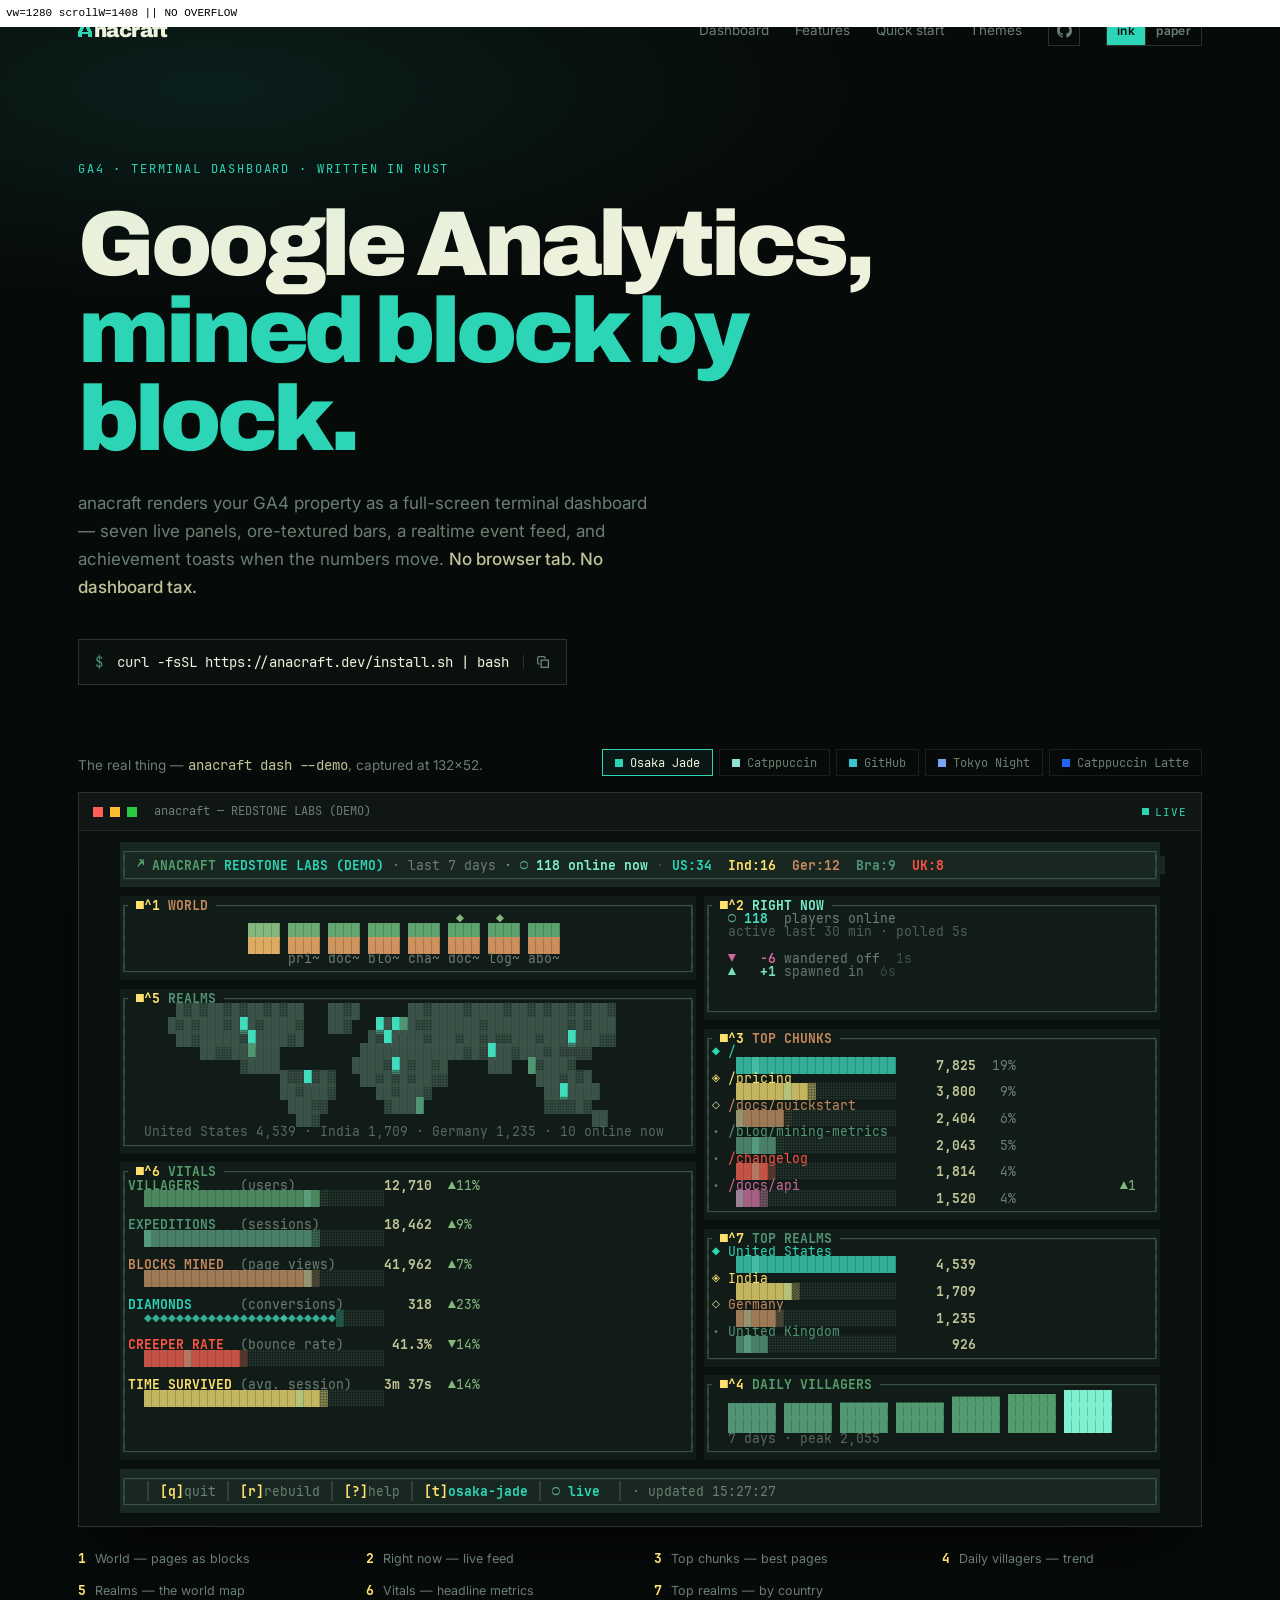
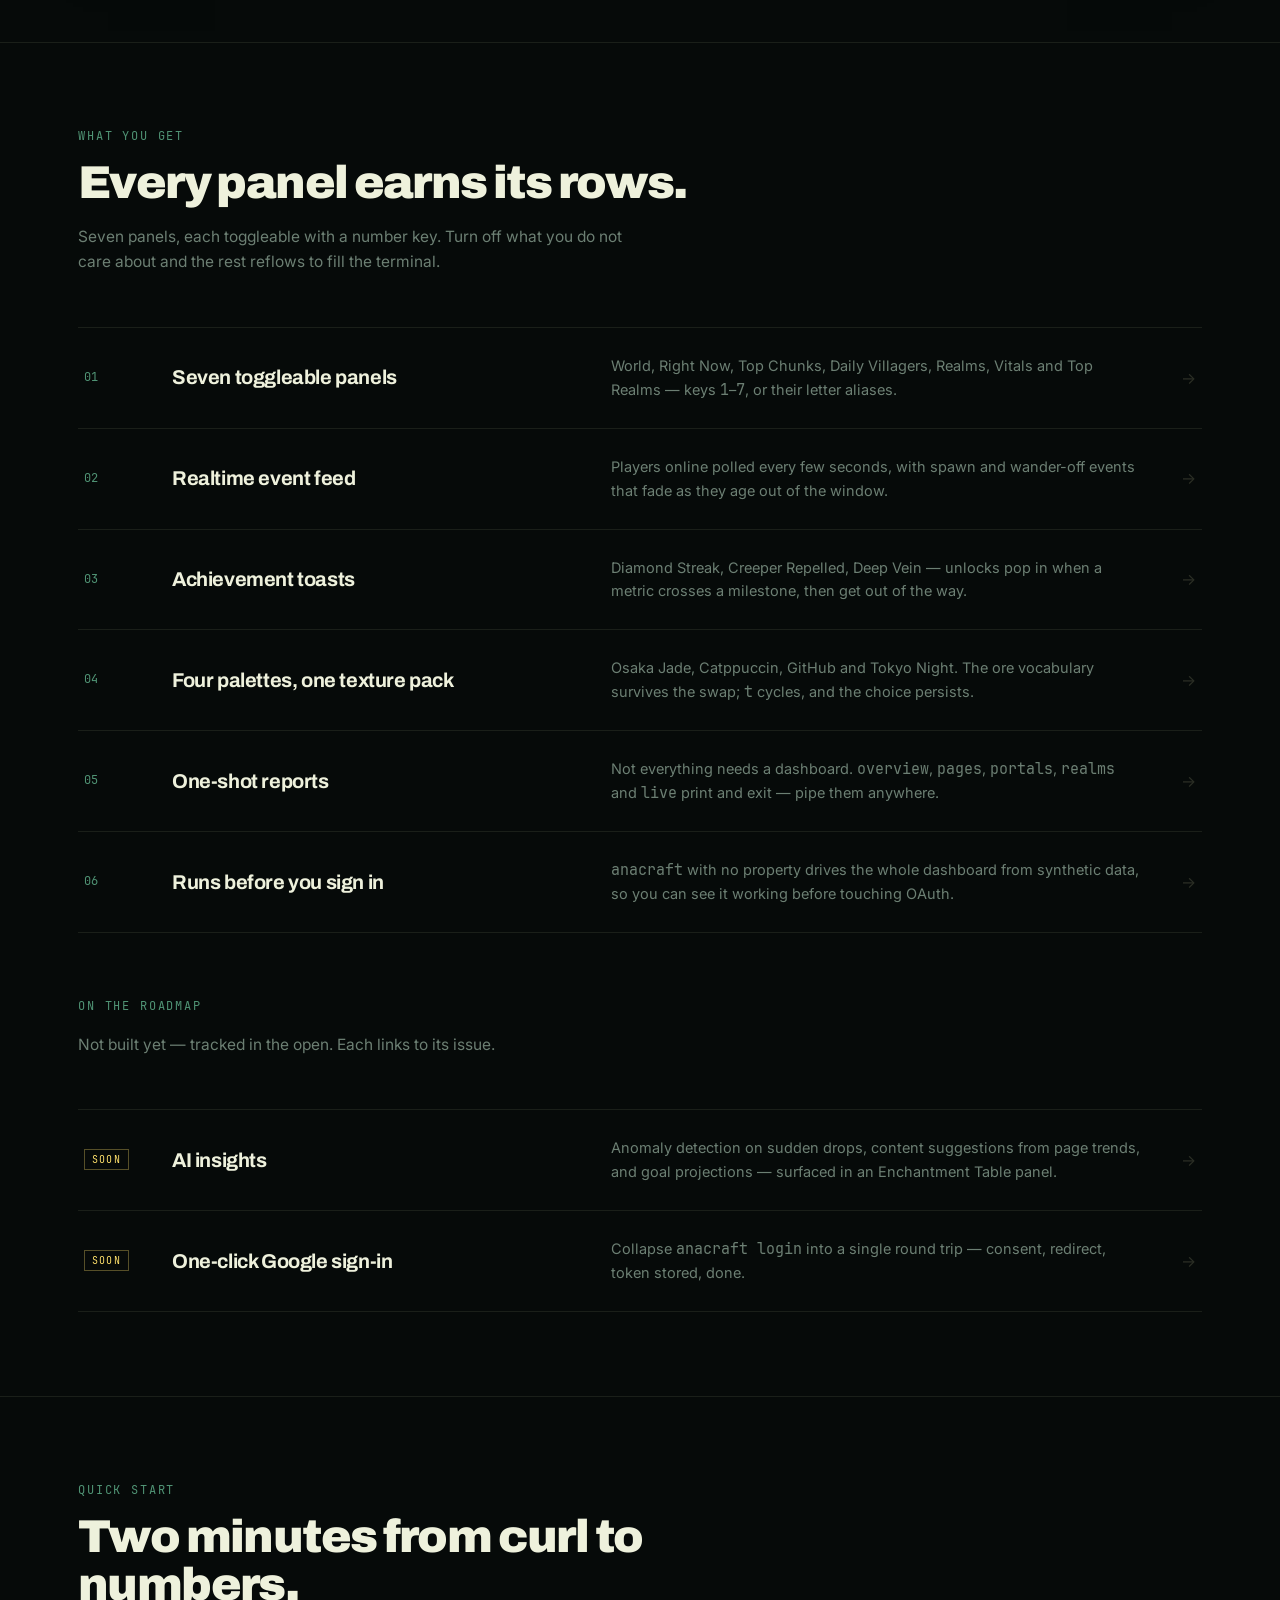
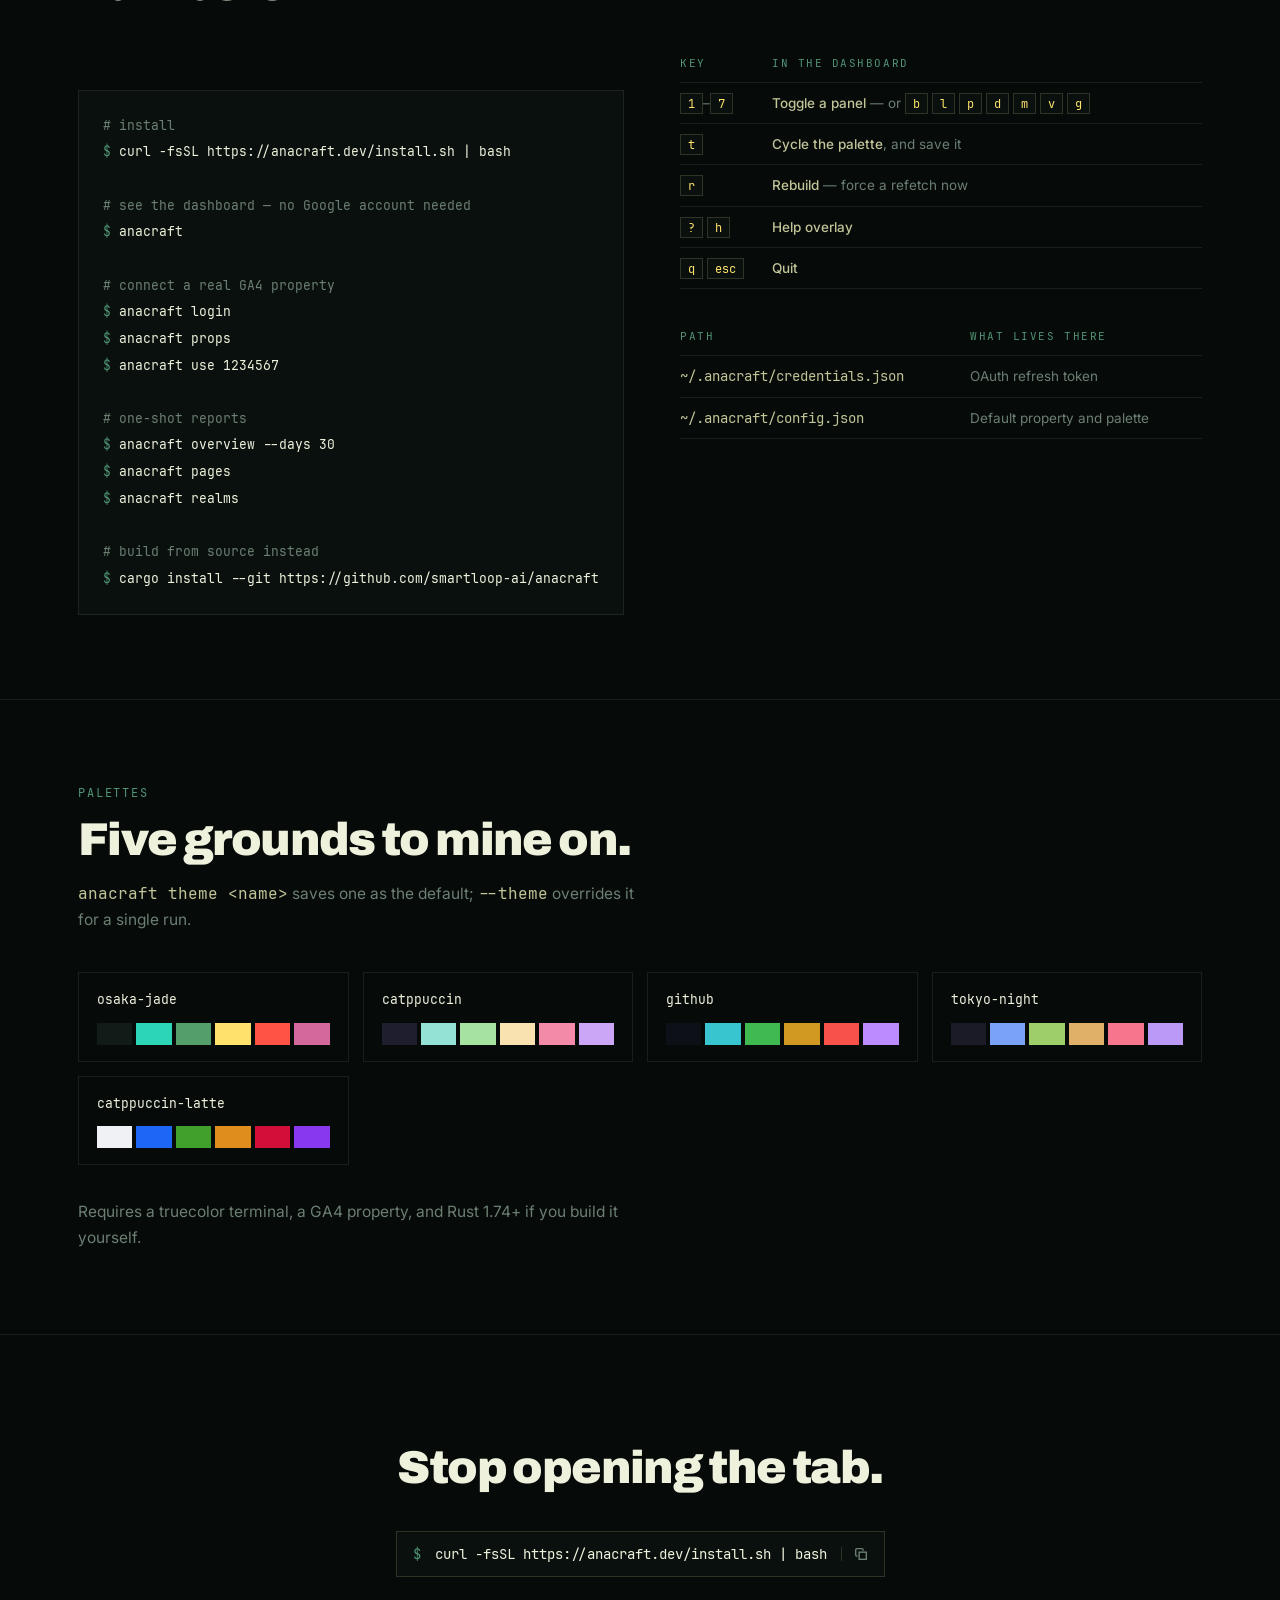
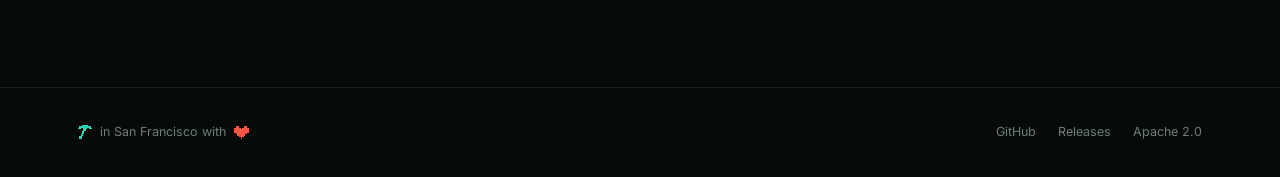
<file: docs/_of.html>
<!DOCTYPE html>
<html lang="en">
<head>
<meta charset="UTF-8">
<meta name="viewport" content="width=device-width, initial-scale=1.0">
<title>anacraft — Google Analytics, mined block by block</title>
<meta name="description" content="A terminal dashboard for Google Analytics 4. Seven live panels, five palettes, achievement toasts — GA4 without a browser tab.">
<link rel="canonical" href="https://anacraft.dev/">
<meta property="og:type" content="website">
<meta property="og:url" content="https://anacraft.dev/">
<meta property="og:title" content="anacraft — Google Analytics, mined block by block">
<meta property="og:description" content="A terminal dashboard for Google Analytics 4. Seven live panels, five palettes, achievement toasts — GA4 without a browser tab.">
<meta property="og:image" content="https://anacraft.dev/dash.png">
<meta name="twitter:card" content="summary_large_image">
<meta name="twitter:image" content="https://anacraft.dev/dash.png">
<link rel="icon" type="image/svg+xml" href="favicon.svg?v=2dd77504">
<link rel="preconnect" href="https://fonts.googleapis.com">
<link rel="preconnect" href="https://fonts.gstatic.com" crossorigin>
<link href="https://fonts.googleapis.com/css2?family=Archivo:wght@500;700;900&family=Inter:wght@400;500;600&display=swap" rel="stylesheet">
<style>
  /* JetBrains Mono is self-hosted rather than pulled from Google Fonts, whose
     subsets stop before U+2500 and so carry none of the box, block or shape
     glyphs the dashboard is drawn with. Those fell back to another face at
     1.003x the advance, and over a 130-cell row that drift pulled the borders
     off their corners. The full font has all of them at exactly 0.6em.
     font-display:block, because a character grid briefly invisible beats a
     character grid briefly misaligned. */
  @font-face {
    font-family: 'JetBrains Mono'; font-style: normal; font-weight: 400;
    font-display: block; src: url('fonts/JetBrainsMono-Regular.woff2') format('woff2');
  }
  @font-face {
    font-family: 'JetBrains Mono'; font-style: normal; font-weight: 700;
    font-display: block; src: url('fonts/JetBrainsMono-Bold.woff2') format('woff2');
  }
  :root {
    --ground: #060a09;
    --ink: #09100d;
    --panel: #0d1512;
    --line: rgba(193,196,151,.11);
    --line-2: rgba(193,196,151,.20);
    --fg: #c1c497;
    --white: #eef1dc;
    --dim: #6c7f73;
    --jade: #2dd5b7;
    --jade-deep: #509475;
    --gold: #ffe16b;
    --coral: #ff5345;
    --mono: 'JetBrains Mono', ui-monospace, SFMono-Regular, Menlo, Consolas, monospace;
  }
  * { margin: 0; padding: 0; box-sizing: border-box; }
  html { scroll-behavior: smooth; scroll-padding-top: 24px; }
  body {
    font-family: 'Inter', -apple-system, BlinkMacSystemFont, 'Segoe UI', sans-serif;
    background: var(--ground);
    color: var(--fg);
    line-height: 1.65;
    -webkit-font-smoothing: antialiased;
    overflow-x: hidden;
  }
  a { color: inherit; text-decoration: none; }
  ::selection { background: var(--jade); color: #04120e; }

  .wrap { max-width: 1180px; margin: 0 auto; padding: 0 28px; }

  /* ── nav ───────────────────────────────────────────── */
  nav {
    /* Not pinned: the nav is the top of the page, not a bar laid over it, so it
       scrolls away with everything else and takes the ground it sits on. */
    position: relative; z-index: 1;
  }
  .nav-in { display: flex; align-items: center; gap: 32px; height: 60px; }
  .brand {
    font-family: 'Archivo', sans-serif; font-weight: 900;
    font-size: 20px; letter-spacing: -.03em; color: var(--white);
    display: flex; align-items: baseline; gap: 0;
  }
  .brand .pick { width: 14px; height: 14px; display: block; margin-right: 2px; }
  .nav-links { display: flex; align-items: center; gap: 26px; margin-left: auto; font-size: 13.5px; color: var(--dim); }
  .nav-links a { transition: color .15s; }
  .nav-links a:hover { color: var(--white); }
  .nav-gh {
    display: inline-flex; align-items: center; justify-content: center;
    width: 32px; height: 32px; color: var(--dim);
    border: 1px solid var(--line-2);
    transition: border-color .15s, color .15s;
  }
  .nav-gh svg { width: 15px; height: 15px; fill: currentColor; }
  .nav-gh:hover { border-color: var(--jade); color: var(--jade); }
  .nav-gh.heart:hover { border-color: var(--coral); color: var(--coral); }
  /* the two marks read as a pair, not as two more nav links */
  .nav-links .nav-gh + .nav-gh { margin-left: -18px; }
  /* ── light/dark toggle ─────────────────────────── */
  .mode-toggle {
    display: inline-flex; align-items: stretch; height: 32px;
    border: 1px solid var(--line-2); overflow: hidden;
  }
  .mode-toggle button {
    display: inline-flex; align-items: center; justify-content: center;
    padding: 0 10px; color: var(--dim); cursor: pointer;
    background: none; border: none; font-size: 12px; font-weight: 600;
    font-family: inherit; letter-spacing: .03em; text-transform: lowercase;
    transition: background .12s, color .12s;
  }
  .mode-toggle button + button { border-left: 1px solid var(--line-2); }
  .mode-toggle button[aria-pressed="true"] {
    background: var(--jade); color: var(--ink);
  }
  @media (max-width: 720px) { .nav-links a:not(.nav-gh):not(.mode-toggle) { display: none; } }

  /* ── hero ──────────────────────────────────────────── */
  .hero { padding: 100px 0 56px; position: relative; }
  .hero::before {
    content: ''; position: absolute; inset: -20% -10% 40%;
    background: radial-gradient(60% 55% at 22% 30%, rgba(45,213,183,.10), transparent 70%);
    pointer-events: none;
  }
  .eyebrow {
    font-family: var(--mono); font-size: 11.5px; letter-spacing: .16em;
    text-transform: uppercase; color: var(--jade); margin-bottom: 22px;
  }
  h1 {
    font-family: 'Archivo', sans-serif; font-weight: 900;
    font-size: clamp(34px, 7.4vw, 92px); line-height: .95;
    letter-spacing: -.045em; color: var(--white); max-width: 15ch;
  }
  h1 em { font-style: normal; color: var(--jade); }
  .lede {
    margin-top: 26px; max-width: 52ch; font-size: 17px; color: var(--dim);
  }
  .lede b { color: var(--fg); font-weight: 500; }

  .cta { display: flex; flex-wrap: wrap; align-items: center; gap: 14px; margin-top: 38px; }
  .install {
    display: inline-flex; align-items: center; gap: 14px; max-width: 100%;
    text-align: left; flex-wrap: wrap; row-gap: 4px;
    background: var(--ink); border: 1px solid var(--line-2);
    border-radius: 0; padding: 13px 16px; cursor: pointer;
    font-family: var(--mono); font-size: 13.5px;
    transition: border-color .15s, background .15s;
  }
  .install:hover { border-color: var(--jade); background: #0b1512; }
  .install .p { color: var(--jade-deep); }
  .install .c { color: var(--white); overflow-wrap: anywhere; }
  .install .copy {
    display: inline-flex; align-items: center; color: var(--dim);
    border-left: 1px solid var(--line-2); padding-left: 12px;
  }
  .install .copy svg { width: 14px; height: 14px; fill: none; stroke: currentColor;
    stroke-width: 1.6; stroke-linecap: square; }
  .install .copy .tick { display: none; }
  .install:hover .copy { color: var(--jade); }
  .install.done .copy { color: var(--jade); }
  .install.done .copy .sheet { display: none; }
  .install.done .copy .tick { display: block; }

  /* ── dashview ──────────────────────────────────────── */
  .dashview { padding: 8px 0 40px; }
  .dash-head {
    display: flex; align-items: flex-end; gap: 20px; flex-wrap: wrap;
    margin-bottom: 16px;
  }
  .dash-head p { font-size: 13.5px; color: var(--dim); }
  .tabs { display: flex; flex-wrap: wrap; gap: 6px; margin-left: auto; }
  .tabs button {
    font-family: var(--mono); font-size: 11.5px; color: var(--dim);
    background: none; border: 1px solid var(--line); border-radius: 0;
    padding: 5px 12px; cursor: pointer; transition: all .15s;
    display: inline-flex; align-items: center; gap: 7px;
  }
  .tabs button .sw { width: 8px; height: 8px; border-radius: 0; }
  .tabs button:hover { border-color: var(--line-2); color: var(--fg); }
  .tabs button[aria-selected="true"] { color: var(--white); border-color: var(--jade); background: rgba(45,213,183,.07); }

  .term {
    border: 1px solid var(--line-2); border-radius: 0; overflow: hidden;
    box-shadow: 0 30px 70px -30px rgba(0,0,0,.9);
    transition: background .25s;
  }
  .term-bar {
    display: flex; align-items: center; gap: 7px;
    padding: 9px 14px; border-bottom: 1px solid var(--line);
    background: rgba(255,255,255,.025);
  }
  .term-bar i { width: 10px; height: 10px; border-radius: 0; background: var(--line-2); }
  .term-bar i:nth-child(1) { background: #ff5f57; }
  .term-bar i:nth-child(2) { background: #febc2e; }
  .term-bar i:nth-child(3) { background: #28c840; }
  .term-bar span {
    font-family: var(--mono); font-size: 11.5px; color: var(--dim); margin-left: 10px;
  }
  .term-bar .live {
    margin-left: auto; display: inline-flex; align-items: center; gap: 6px;
    font-family: var(--mono); font-size: 11px; color: var(--jade);
    letter-spacing: .1em; text-transform: uppercase;
  }
  .term-bar .live b { width: 7px; height: 7px; border-radius: 0; background: var(--jade); animation: pulse 1.8s ease-in-out infinite; }
  @keyframes pulse { 0%,100% { opacity: 1; transform: scale(1); } 50% { opacity: .35; transform: scale(.75); } }
  .term-scroll { overflow-x: auto; padding: 14px; }
  .dash {
    font-family: var(--mono); font-weight: 400;
    /* Cell backgrounds are painted as one plate underneath a second plate of
       glyphs, the order a terminal composites in. Painting them per-cell
       instead lets each row's background cover the bottom of the row above,
       which both breaks the box-drawing borders into dashes and clips
       descenders — and no line-height escapes that, since the backgrounds
       tile only when the glyphs gap and vice versa. Two plates lets the line
       box sit at 1, where JetBrains Mono's box-drawing joins exactly.

       0.6em advance x 13.3333px puts every column on a whole 8px, so the
       grid stays on the pixel grid too. */
    font-size: clamp(5.6px, 1.14vw, 13.3333px); line-height: 1;
    font-variant-ligatures: none;
    position: relative;
    white-space: pre; display: block; width: max-content;
    padding: 0; margin: 0 auto;
  }
  .dash b { font-weight: 400; }
  .dash .lyr { display: block; white-space: pre; }
  /* The plate order has to be explicit: an absolutely positioned box paints
     above static in-flow siblings, so without this the backgrounds cover the
     glyphs entirely. */
  .dash .bgl { position: absolute; top: 0; left: 0; z-index: 0; color: transparent; }
  .dash .fgl { position: relative; z-index: 1; }
  /* U+26CF is absent from JetBrains Mono, so it falls back to an emoji face
     that is wider than its cells. Pin it to the width the terminal gave it. */
  .dash .wide { display: inline-block; overflow: hidden; vertical-align: top; }
  .dash[hidden] { display: none; }
  .legend {
    display: grid; grid-template-columns: repeat(auto-fit, minmax(240px, 1fr));
    gap: 12px 28px; margin-top: 22px; align-items: start;
    font-size: 12.5px; color: var(--dim);
  }
  .legend div { display: flex; gap: 9px; }
  .legend b { font-family: var(--mono); color: var(--gold); font-weight: 700; flex: none; }

  /* ── sections ──────────────────────────────────────── */
  section { padding: 84px 0; border-top: 1px solid var(--line); }
  .sec-label {
    font-family: var(--mono); font-size: 11.5px; letter-spacing: .16em;
    text-transform: uppercase; color: var(--jade-deep); margin-bottom: 14px;
  }
  h2 {
    font-family: 'Archivo', sans-serif; font-weight: 900;
    font-size: clamp(26px, 4vw, 46px); line-height: 1.04;
    letter-spacing: -.035em; color: var(--white); max-width: 20ch;
  }
  .sec-sub { margin-top: 16px; max-width: 56ch; font-size: 15.5px; color: var(--dim); }

  /* feature rows */
  .rows { margin-top: 52px; border-top: 1px solid var(--line); }
  .row {
    display: grid; grid-template-columns: 64px 1.05fr 1.35fr 28px;
    gap: 24px; align-items: center;
    padding: 26px 6px; border-bottom: 1px solid var(--line);
    transition: background .18s, padding .18s;
  }
  .row:hover { background: rgba(45,213,183,.035); }
  .row .n { font-family: var(--mono); font-size: 12px; color: var(--jade-deep); }
  .row h3 {
    font-family: 'Archivo', sans-serif; font-weight: 700; font-size: 20px;
    letter-spacing: -.02em; color: var(--white);
  }
  .row p { font-size: 14.5px; color: var(--dim); }
  .row .arw { justify-self: end; color: var(--line-2); transition: color .18s, transform .18s; }
  .row:hover .arw { color: var(--jade); transform: translateX(4px); }
  @media (max-width: 760px) {
    .row { grid-template-columns: 40px 1fr; }
    .row .arw { display: none; }
    .row p { grid-column: 2; }
  }

  .row.soon { text-decoration: none; }
  .row.soon:hover { background: rgba(255,225,107,.045); }
  .row.soon:hover .arw { color: var(--gold); }
  .tag {
    font-family: var(--mono); font-size: 10px; letter-spacing: .12em;
    text-transform: uppercase; color: var(--gold);
    border: 1px solid rgba(255,225,107,.32); padding: 3px 7px; white-space: nowrap;
  }

  /* code block */
  .code {
    background: var(--ink); border: 1px solid var(--line);
    border-radius: 0; padding: 22px 24px; overflow-x: auto;
    font-family: var(--mono); font-size: 13px; line-height: 2.05;
    margin-top: 36px;
  }
  .code .c { color: var(--jade-deep); }
  .code .d { color: var(--dim); }
  .code .w { color: var(--white); }

  /* two-up */
  .two { display: grid; grid-template-columns: 1fr 1fr; gap: 56px; margin-top: 44px; }
  @media (max-width: 820px) { .two { grid-template-columns: 1fr; gap: 40px; } }
  .keys { width: 100%; border-collapse: collapse; font-size: 13.5px; }
  .keys th {
    text-align: left; font-family: var(--mono); font-weight: 400; font-size: 11px;
    letter-spacing: .14em; text-transform: uppercase; color: var(--jade-deep);
    padding-bottom: 10px; border-bottom: 1px solid var(--line);
  }
  .keys td { padding: 9px 0; border-bottom: 1px solid var(--line); color: var(--dim); }
  .keys td:first-child { width: 92px; }
  .keys kbd {
    font-family: var(--mono); font-size: 11.5px; color: var(--gold);
    border: 1px solid var(--line-2); border-radius: 0; padding: 2px 7px;
    background: var(--ink);
  }
  .keys td b { color: var(--fg); font-weight: 500; }

  /* palettes */
  .pals { display: grid; grid-template-columns: repeat(auto-fit, minmax(230px, 1fr)); gap: 14px; margin-top: 40px; }
  .pal { border: 1px solid var(--line); border-radius: 0; padding: 16px 18px; }
  .pal .nm { font-family: var(--mono); font-size: 13px; color: var(--white); }
  .pal .sw { display: flex; gap: 4px; margin-top: 12px; }
  .pal .sw i { width: 100%; height: 22px; border-radius: 0; }

  /* closing cta */
  .close { text-align: center; padding: 110px 0; border-top: 1px solid var(--line); }
  .close h2 { margin: 0 auto; max-width: 16ch; }
  .close .cta { justify-content: center; }

  footer {
    border-top: 1px solid var(--line); padding: 34px 0;
    display: flex; flex-wrap: wrap; gap: 16px; align-items: center;
    font-size: 12.5px; color: var(--dim);
  }
  footer .r { margin-left: auto; display: flex; gap: 22px; }
  footer a:hover { color: var(--jade); }
  footer .by { display: inline-flex; align-items: center; gap: 8px; }
  .pixpick { height: 14px; width: auto; display: block; }
  .heart { height: 13px; width: auto; display: block; transform-origin: center;
           animation: beat 2.4s ease-in-out infinite; }
  @keyframes beat { 0%, 40%, 100% { transform: scale(1); }
                    10% { transform: scale(1.3); }
                    20% { transform: scale(1); }
                    30% { transform: scale(1.18); } }
  @media (prefers-reduced-motion: reduce) { .heart { animation: none; } }

  @media (max-width: 560px) {
    .wrap { padding: 0 18px; }
    .hero { padding: 64px 0 40px; }
    section { padding: 60px 0; }
    .close { padding: 76px 0; }
    .install { font-size: 12px; padding: 12px 14px; gap: 10px; }
    .dash-head { gap: 12px; }
    .tabs { margin-left: 0; }
    .code { font-size: 11.5px; padding: 18px 16px; }
    footer .r { margin-left: 0; flex-wrap: wrap; }
  }
  /* ── light mode overrides (solarized-light) ───── */
  html.light {
    --ground: #fdf6e3;
    --ink: #073642;
    --panel: #eee8d5;
    --line: rgba(214,206,184,.35);
    --line-2: rgba(214,206,184,.55);
    --fg: #657b83;
    --white: #268bd2;
    --dim: #93a1a1;
    --jade: #859900;
    --jade-deep: #268bd2;
    --gold: #b58900;
    --coral: #dc322f;
  }
  html.light body { background: #fdf6e3; color: #073642; }
  html.light .dash { filter: invert(1) hue-rotate(180deg); }
</style>
</head>
<body>

<nav>
  <div class="wrap nav-in">
    <a class="brand" href="/"><img class="pick" src="mark.svg?v=7b310f6e" alt="A" width="14" height="14">nacraft</a>
    <div class="nav-links">
      <a href="#dashboard">Dashboard</a>
      <a href="#features">Features</a>
      <a href="#start">Quick start</a>
      <a href="#themes">Themes</a>

      <a class="nav-gh" href="https://github.com/smartloop-ai/anacraft" aria-label="anacraft on GitHub"><svg viewBox="0 0 16 16" aria-hidden="true"><path d="M8 0C3.58 0 0 3.58 0 8c0 3.54 2.29 6.53 5.47 7.59.4.07.55-.17.55-.38 0-.19-.01-.82-.01-1.49-2.01.37-2.53-.49-2.69-.94-.09-.23-.48-.94-.82-1.13-.28-.15-.68-.52-.01-.53.63-.01 1.08.58 1.23.82.72 1.21 1.87.87 2.33.66.07-.52.28-.87.51-1.07-1.78-.2-3.64-.89-3.64-3.95 0-.87.31-1.59.82-2.15-.08-.2-.36-1.02.08-2.12 0 0 .67-.21 2.2.82A7.64 7.64 0 0 1 8 3.87c.68 0 1.36.09 2 .26 1.53-1.04 2.2-.82 2.2-.82.44 1.1.16 1.92.08 2.12.51.56.82 1.27.82 2.15 0 3.07-1.87 3.75-3.65 3.95.29.25.54.73.54 1.48 0 1.07-.01 1.93-.01 2.2 0 .21.15.46.55.38A8.01 8.01 0 0 0 16 8c0-4.42-3.58-8-8-8Z"/></svg></a>
      <span class="mode-toggle"><button data-ground="ink" aria-pressed="true" onclick="setMode('ink')">ink</button><button data-ground="paper" aria-pressed="false" onclick="setMode('paper')">paper</button></span>
    </div>
  </div>
</nav>

<header class="hero">
  <div class="wrap">
    <div class="eyebrow">GA4 · terminal dashboard · written in Rust</div>
    <h1>Google Analytics, <em>mined block by block.</em></h1>
    <p class="lede">
      anacraft renders your GA4 property as a full-screen terminal dashboard —
      seven live panels, ore-textured bars, a realtime event feed, and achievement
      toasts when the numbers move. <b>No browser tab. No dashboard tax.</b>
    </p>
    <div class="cta">
      <button class="install" onclick="cp(this)">
        <span class="p">$</span>
        <span class="c">curl -fsSL https://anacraft.dev/install.sh | bash</span>
        <span class="copy" aria-label="Copy install command"><svg viewBox="0 0 16 16" aria-hidden="true"><g class="sheet"><rect x="5.9" y="5.9" width="8.2" height="8.2"/><path d="M10.4 3.4a1.5 1.5 0 0 0-1.5-1.5H3.4a1.5 1.5 0 0 0-1.5 1.5v5.5a1.5 1.5 0 0 0 1.5 1.5"/></g><path class="tick" d="M3 8.6l3.2 3.2L13 4.8"/></svg></span>
      </button>
    </div>
  </div>
</header>

<div class="dashview" id="dashboard">
  <div class="wrap">
    <div class="dash-head">
      <p>The real thing — <code style="font-family:var(--mono);color:var(--fg)">anacraft dash --demo</code>, captured at 132×52.</p>
      <div class="tabs" role="tablist">
        <button role="tab" aria-selected="true" data-theme="osaka-jade" data-bg="#09100d"><span class="sw" style="background:#2dd5b7"></span>Osaka Jade</button>
        <button role="tab" aria-selected="false" data-theme="catppuccin" data-bg="#11111b"><span class="sw" style="background:#94e2d5"></span>Catppuccin</button>
        <button role="tab" aria-selected="false" data-theme="github" data-bg="#010409"><span class="sw" style="background:#39c5cf"></span>GitHub</button>
        <button role="tab" aria-selected="false" data-theme="tokyo-night" data-bg="#161823"><span class="sw" style="background:#7aa2f7"></span>Tokyo Night</button>
        <button role="tab" aria-selected="false" data-theme="catppuccin-latte" data-bg="#eff1f5"><span class="sw" style="background:#1e66f5"></span>Catppuccin Latte</button>
      </div>
    </div>
    <div class="term" id="term" style="background:#09100d">
      <div class="term-bar">
        <i></i><i></i><i></i>
        <span>anacraft — REDSTONE LABS (DEMO)</span>
        <span class="live"><b></b> live</span>
      </div>
      <div class="term-scroll">
<pre class="dash" data-theme="osaka-jade"><span class="lyr bgl" aria-hidden="true"> <b style="background:#182721">┌────────────────────────────────────────────────────────────────────────────────────────────────────────────────────────────────┐</b> 
 <b style="background:#182721">│</b><b style="background:#182721"> ⛏ ANACRAFT </b><b style="background:#182721">REDSTONE LABS (DEMO) </b><b style="background:#182721">· last 7 days </b><b style="background:#182721">· ○ </b><b style="background:#182721">118 online now</b><b style="background:#182721"> · </b><b style="background:#182721">US:34</b><b style="background:#182721">  </b><b style="background:#182721">Ind:16</b><b style="background:#182721">  </b><b style="background:#182721">Ger:12</b><b style="background:#182721">  </b><b style="background:#182721">Bra:9</b><b style="background:#182721">  </b><b style="background:#182721">UK:8</b><b style="background:#182721">                          </b><b style="background:#182721">│</b> 
 <b style="background:#182721">└────────────────────────────────────────────────────────────────────────────────────────────────────────────────────────────────┘</b> 
                                                                                                                                    
 <b style="background:#111c18">┌</b><b style="background:#111c18"> ■^1 </b><b style="background:#111c18">WORLD </b><b style="background:#111c18">───────────────────────────────────────────────────────────┐</b> <b style="background:#111c18">┌</b><b style="background:#111c18"> ■^2 </b><b style="background:#111c18">RIGHT NOW </b><b style="background:#111c18">────────────────────────────────────────┐</b> 
 <b style="background:#111c18">│</b><b style="background:#111c18">               </b><b style="background:#111c18">    </b><b style="background:#111c18"> </b><b style="background:#111c18">    </b><b style="background:#111c18"> </b><b style="background:#111c18">    </b><b style="background:#111c18"> </b><b style="background:#111c18">    </b><b style="background:#111c18"> </b><b style="background:#111c18">    </b><b style="background:#111c18"> </b><b style="background:#111c18"> ◆  </b><b style="background:#111c18"> </b><b style="background:#111c18"> ◆  </b><b style="background:#111c18"> </b><b style="background:#111c18">    </b><b style="background:#111c18">                </b><b style="background:#111c18">│</b> <b style="background:#111c18">│</b><b style="background:#111c18">  ○ </b><b style="background:#111c18">118</b><b style="background:#111c18">  players online</b><b style="background:#111c18">                                </b><b style="background:#111c18">│</b> 
 <b style="background:#111c18">│</b><b style="background:#111c18">               </b><b style="background:#111c18">████</b><b style="background:#111c18"> </b><b style="background:#111c18">████</b><b style="background:#111c18"> </b><b style="background:#111c18">████</b><b style="background:#111c18"> </b><b style="background:#111c18">████</b><b style="background:#111c18"> </b><b style="background:#111c18">████</b><b style="background:#111c18"> </b><b style="background:#111c18">████</b><b style="background:#111c18"> </b><b style="background:#111c18">████</b><b style="background:#111c18"> </b><b style="background:#111c18">████</b><b style="background:#111c18">                </b><b style="background:#111c18">│</b> <b style="background:#111c18">│</b><b style="background:#111c18">  active last 30 min · polled 5s</b><b style="background:#111c18">                       </b><b style="background:#111c18">│</b> 
 <b style="background:#111c18">│</b><b style="background:#111c18">               </b><b style="background:#111c18">████</b><b style="background:#111c18"> </b><b style="background:#111c18">████</b><b style="background:#111c18"> </b><b style="background:#111c18">████</b><b style="background:#111c18"> </b><b style="background:#111c18">████</b><b style="background:#111c18"> </b><b style="background:#111c18">████</b><b style="background:#111c18"> </b><b style="background:#111c18">████</b><b style="background:#111c18"> </b><b style="background:#111c18">████</b><b style="background:#111c18"> </b><b style="background:#111c18">████</b><b style="background:#111c18">                </b><b style="background:#111c18">│</b> <b style="background:#111c18">│</b><b style="background:#111c18">                                                       </b><b style="background:#111c18">│</b> 
 <b style="background:#111c18">│</b><b style="background:#111c18">               </b><b style="background:#111c18">    </b><b style="background:#111c18"> </b><b style="background:#111c18">pri~</b><b style="background:#111c18"> </b><b style="background:#111c18">doc~</b><b style="background:#111c18"> </b><b style="background:#111c18">blo~</b><b style="background:#111c18"> </b><b style="background:#111c18">cha~</b><b style="background:#111c18"> </b><b style="background:#111c18">doc~</b><b style="background:#111c18"> </b><b style="background:#111c18">log~</b><b style="background:#111c18"> </b><b style="background:#111c18">abo~</b><b style="background:#111c18">                </b><b style="background:#111c18">│</b> <b style="background:#111c18">│</b><b style="background:#111c18">  ▼ </b><b style="background:#111c18">  -6 </b><b style="background:#111c18">wandered off</b><b style="background:#111c18">  1s</b><b style="background:#111c18">                              </b><b style="background:#111c18">│</b> 
 <b style="background:#111c18">└──────────────────────────────────────────────────────────────────────┘</b> <b style="background:#111c18">│</b><b style="background:#111c18">  ▲ </b><b style="background:#111c18">  +1 </b><b style="background:#111c18">spawned in</b><b style="background:#111c18">  6s</b><b style="background:#111c18">                                </b><b style="background:#111c18">│</b> 
                                                                          <b style="background:#111c18">│</b><b style="background:#111c18">                                                       </b><b style="background:#111c18">│</b> 
 <b style="background:#111c18">┌</b><b style="background:#111c18"> ■^5 </b><b style="background:#111c18">REALMS </b><b style="background:#111c18">──────────────────────────────────────────────────────────┐</b> <b style="background:#111c18">│</b><b style="background:#111c18">                                                       </b><b style="background:#111c18">│</b> 
 <b style="background:#111c18">│</b><b style="background:#111c18">      </b><b style="background:#111c18">█▓█▓██▓█▓██▓█▓██</b><b style="background:#111c18">   </b><b style="background:#111c18">██▓█</b><b style="background:#111c18">      </b><b style="background:#111c18">██▓████▓████▓██▓█▓██▓█▓██▓</b><b style="background:#111c18">         </b><b style="background:#111c18">│</b> <b style="background:#111c18">└───────────────────────────────────────────────────────┘</b> 
 <b style="background:#111c18">│</b><b style="background:#111c18">     </b><b style="background:#111c18">█▓█▓███▓█</b><b style="background:#111c18">█</b><b style="background:#111c18">█▓████▓</b><b style="background:#111c18">   </b><b style="background:#111c18">██▓</b><b style="background:#111c18">   </b><b style="background:#111c18">█</b><b style="background:#111c18">█</b><b style="background:#111c18">█</b><b style="background:#111c18">█</b><b style="background:#111c18">█▓▓██████▓██████████▓█▓███</b><b style="background:#111c18">         </b><b style="background:#111c18">│</b>                                                           
 <b style="background:#111c18">│</b><b style="background:#111c18">      </b><b style="background:#111c18">██▓█████▓</b><b style="background:#111c18">█</b><b style="background:#111c18">████▓█</b><b style="background:#111c18">        </b><b style="background:#111c18">█▓</b><b style="background:#111c18">█</b><b style="background:#111c18">████▓███▓██▓█▓▓███▓███</b><b style="background:#111c18">█</b><b style="background:#111c18">███▓▓</b><b style="background:#111c18">         </b><b style="background:#111c18">│</b> <b style="background:#111c18">┌</b><b style="background:#111c18"> ■^3 </b><b style="background:#111c18">TOP CHUNKS </b><b style="background:#111c18">───────────────────────────────────────┐</b> 
 <b style="background:#111c18">│</b><b style="background:#111c18">         </b><b style="background:#111c18">██▓▓██</b><b style="background:#111c18">█</b><b style="background:#111c18">███</b><b style="background:#111c18">          </b><b style="background:#111c18">█████████████▓█▓</b><b style="background:#111c18">█</b><b style="background:#111c18">██▓███▓█▓▓▓▓</b><b style="background:#111c18">            </b><b style="background:#111c18">│</b> <b style="background:#111c18">│</b><b style="background:#111c18">◆ </b><b style="background:#111c18">/                                              </b><b style="background:#111c18">      </b><b style="background:#111c18">│</b> 
 <b style="background:#111c18">│</b><b style="background:#111c18">              </b><b style="background:#111c18">▓████</b><b style="background:#111c18">         </b><b style="background:#111c18">████▓</b><b style="background:#111c18">█</b><b style="background:#111c18">█▓██▓█</b><b style="background:#111c18">     </b><b style="background:#111c18">███</b><b style="background:#111c18">  </b><b style="background:#111c18">█</b><b style="background:#111c18">▓███▓</b><b style="background:#111c18">              </b><b style="background:#111c18">│</b> <b style="background:#111c18">│</b><b style="background:#111c18">   </b><b style="background:#111c18">██</b><b style="background:#111c18">█</b><b style="background:#111c18">█████████████████</b><b style="background:#111c18">     7,825</b><b style="background:#111c18">  19%</b><b style="background:#111c18">                 </b><b style="background:#111c18">│</b> 
 <b style="background:#111c18">│</b><b style="background:#111c18">                   </b><b style="background:#111c18">█▓▓</b><b style="background:#111c18">█</b><b style="background:#111c18">▓█▓</b><b style="background:#111c18">   </b><b style="background:#111c18">██▓█▓█▓██▓▓</b><b style="background:#111c18">           </b><b style="background:#111c18">███▓█▓█</b><b style="background:#111c18">            </b><b style="background:#111c18">│</b> <b style="background:#111c18">│</b><b style="background:#111c18">◈ </b><b style="background:#111c18">/pricing                                       </b><b style="background:#111c18">      </b><b style="background:#111c18">│</b> 
 <b style="background:#111c18">│</b><b style="background:#111c18">                   </b><b style="background:#111c18">██▓███▓</b><b style="background:#111c18">     </b><b style="background:#111c18">██▓███▓</b><b style="background:#111c18">              </b><b style="background:#111c18">██</b><b style="background:#111c18">█</b><b style="background:#111c18">████</b><b style="background:#111c18">           </b><b style="background:#111c18">│</b> <b style="background:#111c18">│</b><b style="background:#111c18">   </b><b style="background:#111c18">██████</b><b style="background:#111c18">█</b><b style="background:#111c18">██</b><b style="background:#111c18">▓</b><b style="background:#111c18">░░░░░░░░░░</b><b style="background:#111c18">     3,800</b><b style="background:#111c18">   9%</b><b style="background:#111c18">                 </b><b style="background:#111c18">│</b> 
 <b style="background:#111c18">│</b><b style="background:#111c18">                    </b><b style="background:#111c18">███▓▓</b><b style="background:#111c18">       </b><b style="background:#111c18">▓███</b><b style="background:#111c18">█</b><b style="background:#111c18">               </b><b style="background:#111c18">▓▓▓▓█▓</b><b style="background:#111c18">            </b><b style="background:#111c18">│</b> <b style="background:#111c18">│</b><b style="background:#111c18">◇ </b><b style="background:#111c18">/docs/quickstart                               </b><b style="background:#111c18">      </b><b style="background:#111c18">│</b> 
 <b style="background:#111c18">│</b><b style="background:#111c18">                     </b><b style="background:#111c18">██▓</b><b style="background:#111c18">                                  </b><b style="background:#111c18">██</b><b style="background:#111c18">          </b><b style="background:#111c18">│</b> <b style="background:#111c18">│</b><b style="background:#111c18">   </b><b style="background:#111c18">█</b><b style="background:#111c18">█████</b><b style="background:#111c18">░</b><b style="background:#111c18">░░░░░░░░░░░░░</b><b style="background:#111c18">     2,404</b><b style="background:#111c18">   6%</b><b style="background:#111c18">                 </b><b style="background:#111c18">│</b> 
 <b style="background:#111c18">│</b><b style="background:#111c18">  United States 4,539 · India 1,709 · Germany 1,235 · 10 online now</b><b style="background:#111c18">   </b><b style="background:#111c18">│</b> <b style="background:#111c18">│</b><b style="background:#111c18">· </b><b style="background:#111c18">/blog/mining-metrics                           </b><b style="background:#111c18">      </b><b style="background:#111c18">│</b> 
 <b style="background:#111c18">└──────────────────────────────────────────────────────────────────────┘</b> <b style="background:#111c18">│</b><b style="background:#111c18">   </b><b style="background:#111c18">██</b><b style="background:#111c18">█</b><b style="background:#111c18">██</b><b style="background:#111c18">░</b><b style="background:#111c18">░░░░░░░░░░░░░░</b><b style="background:#111c18">     2,043</b><b style="background:#111c18">   5%</b><b style="background:#111c18">                 </b><b style="background:#111c18">│</b> 
                                                                          <b style="background:#111c18">│</b><b style="background:#111c18">· </b><b style="background:#111c18">/changelog                                     </b><b style="background:#111c18">      </b><b style="background:#111c18">│</b> 
 <b style="background:#111c18">┌</b><b style="background:#111c18"> ■^6 </b><b style="background:#111c18">VITALS </b><b style="background:#111c18">──────────────────────────────────────────────────────────┐</b> <b style="background:#111c18">│</b><b style="background:#111c18">   </b><b style="background:#111c18">██</b><b style="background:#111c18">█</b><b style="background:#111c18">█</b><b style="background:#111c18">▒</b><b style="background:#111c18">░░░░░░░░░░░░░░░</b><b style="background:#111c18">     1,814</b><b style="background:#111c18">   4%</b><b style="background:#111c18">                 </b><b style="background:#111c18">│</b> 
 <b style="background:#111c18">│</b><b style="background:#111c18">VILLAGERS     </b><b style="background:#111c18">(users)       </b><b style="background:#111c18">    12,710  </b><b style="background:#111c18">▲11%</b><b style="background:#111c18">                          </b><b style="background:#111c18">│</b> <b style="background:#111c18">│</b><b style="background:#111c18">· </b><b style="background:#111c18">/docs/api                                      </b><b style="background:#111c18">  ▲1</b><b style="background:#111c18">  </b><b style="background:#111c18">│</b> 
 <b style="background:#111c18">│</b><b style="background:#111c18">  </b><b style="background:#111c18">████████████████████</b><b style="background:#111c18">█</b><b style="background:#111c18">█</b><b style="background:#111c18">░</b><b style="background:#111c18">░░░░░░░</b><b style="background:#111c18">                                      </b><b style="background:#111c18">│</b> <b style="background:#111c18">│</b><b style="background:#111c18">   </b><b style="background:#111c18">█</b><b style="background:#111c18">██</b><b style="background:#111c18">▓</b><b style="background:#111c18">░░░░░░░░░░░░░░░░</b><b style="background:#111c18">     1,520</b><b style="background:#111c18">   4%</b><b style="background:#111c18">                 </b><b style="background:#111c18">│</b> 
 <b style="background:#111c18">│</b><b style="background:#111c18">                                                                      </b><b style="background:#111c18">│</b> <b style="background:#111c18">└───────────────────────────────────────────────────────┘</b> 
 <b style="background:#111c18">│</b><b style="background:#111c18">EXPEDITIONS   </b><b style="background:#111c18">(sessions)    </b><b style="background:#111c18">    18,462  </b><b style="background:#111c18">▲9%</b><b style="background:#111c18">                           </b><b style="background:#111c18">│</b>                                                           
 <b style="background:#111c18">│</b><b style="background:#111c18">  </b><b style="background:#111c18">█</b><b style="background:#111c18">████████████████████</b><b style="background:#111c18">▓</b><b style="background:#111c18">░░░░░░░░</b><b style="background:#111c18">                                      </b><b style="background:#111c18">│</b> <b style="background:#111c18">┌</b><b style="background:#111c18"> ■^7 </b><b style="background:#111c18">TOP REALMS </b><b style="background:#111c18">───────────────────────────────────────┐</b> 
 <b style="background:#111c18">│</b><b style="background:#111c18">                                                                      </b><b style="background:#111c18">│</b> <b style="background:#111c18">│</b><b style="background:#111c18">◆ </b><b style="background:#111c18">United States                                  </b><b style="background:#111c18">      </b><b style="background:#111c18">│</b> 
 <b style="background:#111c18">│</b><b style="background:#111c18">BLOCKS MINED  </b><b style="background:#111c18">(page views)  </b><b style="background:#111c18">    41,962  </b><b style="background:#111c18">▲7%</b><b style="background:#111c18">                           </b><b style="background:#111c18">│</b> <b style="background:#111c18">│</b><b style="background:#111c18">   </b><b style="background:#111c18">██</b><b style="background:#111c18">█</b><b style="background:#111c18">█████████████████</b><b style="background:#111c18">     4,539</b><b style="background:#111c18">                      </b><b style="background:#111c18">│</b> 
 <b style="background:#111c18">│</b><b style="background:#111c18">  </b><b style="background:#111c18">████████████████████</b><b style="background:#111c18">█</b><b style="background:#111c18">▒</b><b style="background:#111c18">░░░░░░░░</b><b style="background:#111c18">                                      </b><b style="background:#111c18">│</b> <b style="background:#111c18">│</b><b style="background:#111c18">◈ </b><b style="background:#111c18">India                                          </b><b style="background:#111c18">      </b><b style="background:#111c18">│</b> 
 <b style="background:#111c18">│</b><b style="background:#111c18">                                                                      </b><b style="background:#111c18">│</b> <b style="background:#111c18">│</b><b style="background:#111c18">   </b><b style="background:#111c18">██████</b><b style="background:#111c18">█</b><b style="background:#111c18">▒</b><b style="background:#111c18">░░░░░░░░░░░░</b><b style="background:#111c18">     1,709</b><b style="background:#111c18">                      </b><b style="background:#111c18">│</b> 
 <b style="background:#111c18">│</b><b style="background:#111c18">DIAMONDS      </b><b style="background:#111c18">(conversions) </b><b style="background:#111c18">       318  </b><b style="background:#111c18">▲23%</b><b style="background:#111c18">                          </b><b style="background:#111c18">│</b> <b style="background:#111c18">│</b><b style="background:#111c18">◇ </b><b style="background:#111c18">Germany                                        </b><b style="background:#111c18">      </b><b style="background:#111c18">│</b> 
 <b style="background:#111c18">│</b><b style="background:#111c18">  </b><b style="background:#111c18">◆◆◆◆◆◆◆◆◆◆◆◆◆◆◆◆◆</b><b style="background:#111c18">◆</b><b style="background:#111c18">◆◆◆◆◆◆</b><b style="background:#111c18">▒</b><b style="background:#111c18">░░░░░</b><b style="background:#111c18">                                      </b><b style="background:#111c18">│</b> <b style="background:#111c18">│</b><b style="background:#111c18">   </b><b style="background:#111c18">█</b><b style="background:#111c18">█</b><b style="background:#111c18">███</b><b style="background:#111c18">▒</b><b style="background:#111c18">░░░░░░░░░░░░░░</b><b style="background:#111c18">     1,235</b><b style="background:#111c18">                      </b><b style="background:#111c18">│</b> 
 <b style="background:#111c18">│</b><b style="background:#111c18">                                                                      </b><b style="background:#111c18">│</b> <b style="background:#111c18">│</b><b style="background:#111c18">· </b><b style="background:#111c18">United Kingdom                                 </b><b style="background:#111c18">      </b><b style="background:#111c18">│</b> 
 <b style="background:#111c18">│</b><b style="background:#111c18">CREEPER RATE  </b><b style="background:#111c18">(bounce rate) </b><b style="background:#111c18">     41.3%  </b><b style="background:#111c18">▼14%</b><b style="background:#111c18">                          </b><b style="background:#111c18">│</b> <b style="background:#111c18">│</b><b style="background:#111c18">   </b><b style="background:#111c18">█</b><b style="background:#111c18">█</b><b style="background:#111c18">██</b><b style="background:#111c18">░░░░░░░░░░░░░░░░</b><b style="background:#111c18">       926</b><b style="background:#111c18">                      </b><b style="background:#111c18">│</b> 
 <b style="background:#111c18">│</b><b style="background:#111c18">  </b><b style="background:#111c18">█████</b><b style="background:#111c18">█</b><b style="background:#111c18">██████</b><b style="background:#111c18">▒</b><b style="background:#111c18">░░░░░░░░░░░░░░░░░</b><b style="background:#111c18">                                      </b><b style="background:#111c18">│</b> <b style="background:#111c18">└───────────────────────────────────────────────────────┘</b> 
 <b style="background:#111c18">│</b><b style="background:#111c18">                                                                      </b><b style="background:#111c18">│</b>                                                           
 <b style="background:#111c18">│</b><b style="background:#111c18">TIME SURVIVED </b><b style="background:#111c18">(avg. session)</b><b style="background:#111c18">    3m 37s  </b><b style="background:#111c18">▲14%</b><b style="background:#111c18">                          </b><b style="background:#111c18">│</b> <b style="background:#111c18">┌</b><b style="background:#111c18"> ■^4 </b><b style="background:#111c18">DAILY VILLAGERS </b><b style="background:#111c18">──────────────────────────────────┐</b> 
 <b style="background:#111c18">│</b><b style="background:#111c18">  </b><b style="background:#111c18">███████████████████</b><b style="background:#111c18">█</b><b style="background:#111c18">██</b><b style="background:#111c18">▓</b><b style="background:#111c18">░░░░░░░</b><b style="background:#111c18">                                      </b><b style="background:#111c18">│</b> <b style="background:#111c18">│</b><b style="background:#111c18">  </b><b style="background:#111c18">▁▁▁▁▁▁</b><b style="background:#111c18"> </b><b style="background:#111c18">      </b><b style="background:#111c18"> </b><b style="background:#111c18">▂▂▂▂▂▂</b><b style="background:#111c18"> </b><b style="background:#111c18">▂▂▂▂▂▂</b><b style="background:#111c18"> </b><b style="background:#111c18">▅▅▅▅▅▅</b><b style="background:#111c18"> </b><b style="background:#111c18">▆▆▆▆▆▆</b><b style="background:#111c18"> </b><b style="background:#111c18">██████</b><b style="background:#111c18">     </b><b style="background:#111c18">│</b> 
 <b style="background:#111c18">│</b><b style="background:#111c18">                                                                      </b><b style="background:#111c18">│</b> <b style="background:#111c18">│</b><b style="background:#111c18">  </b><b style="background:#111c18">██████</b><b style="background:#111c18"> </b><b style="background:#111c18">██████</b><b style="background:#111c18"> </b><b style="background:#111c18">██████</b><b style="background:#111c18"> </b><b style="background:#111c18">██████</b><b style="background:#111c18"> </b><b style="background:#111c18">██████</b><b style="background:#111c18"> </b><b style="background:#111c18">██████</b><b style="background:#111c18"> </b><b style="background:#111c18">██████</b><b style="background:#111c18">     </b><b style="background:#111c18">│</b> 
 <b style="background:#111c18">│</b><b style="background:#111c18">                                                                      </b><b style="background:#111c18">│</b> <b style="background:#111c18">│</b><b style="background:#111c18">  </b><b style="background:#111c18">██████</b><b style="background:#111c18"> </b><b style="background:#111c18">██████</b><b style="background:#111c18"> </b><b style="background:#111c18">██████</b><b style="background:#111c18"> </b><b style="background:#111c18">██████</b><b style="background:#111c18"> </b><b style="background:#111c18">██████</b><b style="background:#111c18"> </b><b style="background:#111c18">██████</b><b style="background:#111c18"> </b><b style="background:#111c18">██████</b><b style="background:#111c18">     </b><b style="background:#111c18">│</b> 
 <b style="background:#111c18">│</b><b style="background:#111c18">                                                                      </b><b style="background:#111c18">│</b> <b style="background:#111c18">│</b><b style="background:#111c18">  7 days · peak 2,055</b><b style="background:#111c18">                                  </b><b style="background:#111c18">│</b> 
 <b style="background:#111c18">└──────────────────────────────────────────────────────────────────────┘</b> <b style="background:#111c18">└───────────────────────────────────────────────────────┘</b> 
                                                                                                                                    
 <b style="background:#182721">┌────────────────────────────────────────────────────────────────────────────────────────────────────────────────────────────────┐</b> 
 <b style="background:#182721">│</b><b style="background:#182721"> </b><b style="background:#182721"> │ </b><b style="background:#182721">[q]</b><b style="background:#182721">quit</b><b style="background:#182721"> │ </b><b style="background:#182721">[r]</b><b style="background:#182721">rebuild</b><b style="background:#182721"> │ </b><b style="background:#182721">[?]</b><b style="background:#182721">help</b><b style="background:#182721"> │ </b><b style="background:#182721">[t]</b><b style="background:#182721">osaka-jade</b><b style="background:#182721"> │ </b><b style="background:#182721">○</b><b style="background:#182721"> live</b><b style="background:#182721"> </b><b style="background:#182721"> │ </b><b style="background:#182721">· updated 15:27:27</b><b style="background:#182721">                                               </b><b style="background:#182721">│</b> 
 <b style="background:#182721">└────────────────────────────────────────────────────────────────────────────────────────────────────────────────────────────────┘</b> </span><span class="lyr fgl"> <b style="color:#3a5247">┌────────────────────────────────────────────────────────────────────────────────────────────────────────────────────────────────┐</b> 
 <b style="color:#3a5247">│</b><b style="color:#549e6a;font-weight:700"> <i class="wide" style="width:0.6em">⛏</i> ANACRAFT </b><b style="color:#2dd5b7;font-weight:700">REDSTONE LABS (DEMO) </b><b style="color:#6c7f73">· last 7 days </b><b style="color:#5bab8b">· ○ </b><b style="color:#7ef0d0;font-weight:700">118 online now</b><b style="color:#3a5247"> · </b><b style="color:#2dd5b7;font-weight:700">US:34</b><b style="color:#3a5247">  </b><b style="color:#ffe16b;font-weight:700">Ind:16</b><b style="color:#3a5247">  </b><b style="color:#c7895c;font-weight:700">Ger:12</b><b style="color:#3a5247">  </b><b style="color:#509475;font-weight:700">Bra:9</b><b style="color:#3a5247">  </b><b style="color:#ff5345;font-weight:700">UK:8</b>                          <b style="color:#3a5247">│</b> 
 <b style="color:#3a5247">└────────────────────────────────────────────────────────────────────────────────────────────────────────────────────────────────┘</b> 
                                                                                                                                    
 <b style="color:#3a5247">┌</b><b style="color:#ffe16b;font-weight:700"> ■^1 </b><b style="color:#c7895c;font-weight:700">WORLD </b><b style="color:#3a5247">───────────────────────────────────────────────────────────┐</b> <b style="color:#3a5247">┌</b><b style="color:#ffe16b;font-weight:700"> ■^2 </b><b style="color:#7ef0d0;font-weight:700">RIGHT NOW </b><b style="color:#3a5247">────────────────────────────────────────┐</b> 
 <b style="color:#3a5247">│</b>               <b style="color:#3a5247">    </b> <b style="color:#3a5247">    </b> <b style="color:#3a5247">    </b> <b style="color:#3a5247">    </b> <b style="color:#3a5247">    </b> <b style="color:#84b77d"> ◆  </b> <b style="color:#84b77d"> ◆  </b> <b style="color:#ff5345">    </b>                <b style="color:#3a5247">│</b> <b style="color:#3a5247">│</b><b style="color:#5bab8b">  ○ </b><b style="color:#41dcbd;font-weight:700">118</b><b style="color:#6c7f73">  players online</b>                                <b style="color:#3a5247">│</b> 
 <b style="color:#3a5247">│</b>               <b style="color:#84b77d">████</b> <b style="color:#6baa73">████</b> <b style="color:#63a670">████</b> <b style="color:#61a56f">████</b> <b style="color:#5fa46e">████</b> <b style="color:#5da36e">████</b> <b style="color:#5ca26d">████</b> <b style="color:#5ba16d">████</b>                <b style="color:#3a5247">│</b> <b style="color:#3a5247">│</b><b style="color:#4e5e54">  active last 30 min · polled 5s</b>                       <b style="color:#3a5247">│</b> 
 <b style="color:#3a5247">│</b>               <b style="color:#ddac62">████</b> <b style="color:#d29a5f">████</b> <b style="color:#ce945e">████</b> <b style="color:#cd925e">████</b> <b style="color:#cc915d">████</b> <b style="color:#cb905d">████</b> <b style="color:#cb8f5d">████</b> <b style="color:#ca8e5d">████</b>                <b style="color:#3a5247">│</b> <b style="color:#3a5247">│</b>                                                       <b style="color:#3a5247">│</b> 
 <b style="color:#3a5247">│</b>               <b style="color:#6c7f73">    </b> <b style="color:#6c7f73">pri~</b> <b style="color:#6c7f73">doc~</b> <b style="color:#6c7f73">blo~</b> <b style="color:#6c7f73">cha~</b> <b style="color:#6c7f73">doc~</b> <b style="color:#6c7f73">log~</b> <b style="color:#6c7f73">abo~</b>                <b style="color:#3a5247">│</b> <b style="color:#3a5247">│</b><b style="color:#ce6699">  ▼ </b><b style="color:#ce6699;font-weight:700">  -6 </b><b style="color:#6a7d71">wandered off</b><b style="color:#395146">  1s</b>                              <b style="color:#3a5247">│</b> 
 <b style="color:#3a5247">└──────────────────────────────────────────────────────────────────────┘</b> <b style="color:#3a5247">│</b><b style="color:#75dfc1">  ▲ </b><b style="color:#75dfc1;font-weight:700">  +1 </b><b style="color:#64766b">spawned in</b><b style="color:#364d43">  6s</b>                                <b style="color:#3a5247">│</b> 
                                                                          <b style="color:#3a5247">│</b>                                                       <b style="color:#3a5247">│</b> 
 <b style="color:#3a5247">┌</b><b style="color:#ffe16b;font-weight:700"> ■^5 </b><b style="color:#509475;font-weight:700">REALMS </b><b style="color:#3a5247">──────────────────────────────────────────────────────────┐</b> <b style="color:#3a5247">│</b>                                                       <b style="color:#3a5247">│</b> 
 <b style="color:#3a5247">│</b>      <b style="color:#3a5247">█▓█▓██▓█▓██▓█▓██</b>   <b style="color:#3a5247">██▓█</b>      <b style="color:#3a5247">██▓████▓████▓██▓█▓██▓█▓██▓</b>         <b style="color:#3a5247">│</b> <b style="color:#3a5247">└───────────────────────────────────────────────────────┘</b> 
 <b style="color:#3a5247">│</b>     <b style="color:#3a5247">█▓█▓███▓█</b><b style="color:#41dcbd;font-weight:700">█</b><b style="color:#3a5247">█▓████▓</b>   <b style="color:#3a5247">██▓</b>   <b style="color:#41dcbd;font-weight:700">█</b><b style="color:#3a5247">█</b><b style="color:#41dcbd;font-weight:700">█</b><b style="color:#519672;font-weight:700">█</b><b style="color:#3a5247">█▓▓██████▓██████████▓█▓███</b>         <b style="color:#3a5247">│</b>                                                           
 <b style="color:#3a5247">│</b>      <b style="color:#3a5247">██▓█████▓</b><b style="color:#41dcbd;font-weight:700">█</b><b style="color:#3a5247">████▓█</b>        <b style="color:#3a5247">█▓</b><b style="color:#41dcbd;font-weight:700">█</b><b style="color:#3a5247">████▓███▓██▓█▓▓███▓███</b><b style="color:#41dcbd;font-weight:700">█</b><b style="color:#3a5247">███▓▓</b>         <b style="color:#3a5247">│</b> <b style="color:#3a5247">┌</b><b style="color:#ffe16b;font-weight:700"> ■^3 </b><b style="color:#c7895c;font-weight:700">TOP CHUNKS </b><b style="color:#3a5247">───────────────────────────────────────┐</b> 
 <b style="color:#3a5247">│</b>         <b style="color:#3a5247">██▓▓██</b><b style="color:#519672;font-weight:700">█</b><b style="color:#3a5247">███</b>          <b style="color:#3a5247">█████████████▓█▓</b><b style="color:#41dcbd;font-weight:700">█</b><b style="color:#3a5247">██▓███▓█▓▓▓▓</b>            <b style="color:#3a5247">│</b> <b style="color:#3a5247">│</b><b style="color:#2dd5b7;font-weight:700">◆ </b><b style="color:#2dd5b7">/                                              </b>      <b style="color:#3a5247">│</b> 
 <b style="color:#3a5247">│</b>              <b style="color:#3a5247">▓████</b>         <b style="color:#3a5247">████▓</b><b style="color:#41dcbd;font-weight:700">█</b><b style="color:#3a5247">█▓██▓█</b>     <b style="color:#3a5247">███</b>  <b style="color:#519672;font-weight:700">█</b><b style="color:#3a5247">▓███▓</b>              <b style="color:#3a5247">│</b> <b style="color:#3a5247">│</b>   <b style="color:#31ae95">██</b><b style="color:#42bda2">█</b><b style="color:#31ae95">█████████████████</b><b style="font-weight:700">     7,825</b><b style="color:#6c7f73">  19%</b>                 <b style="color:#3a5247">│</b> 
 <b style="color:#3a5247">│</b>                   <b style="color:#3a5247">█▓▓</b><b style="color:#41dcbd;font-weight:700">█</b><b style="color:#3a5247">▓█▓</b>   <b style="color:#3a5247">██▓█▓█▓██▓▓</b>           <b style="color:#3a5247">███▓█▓█</b>            <b style="color:#3a5247">│</b> <b style="color:#3a5247">│</b><b style="color:#ffe16b;font-weight:700">◈ </b><b style="color:#ffe16b">/pricing                                       </b>      <b style="color:#3a5247">│</b> 
 <b style="color:#3a5247">│</b>                   <b style="color:#3a5247">██▓███▓</b>     <b style="color:#3a5247">██▓███▓</b>              <b style="color:#3a5247">██</b><b style="color:#41dcbd;font-weight:700">█</b><b style="color:#3a5247">████</b>           <b style="color:#3a5247">│</b> <b style="color:#3a5247">│</b>   <b style="color:#c4b660">██████</b><b style="color:#b5c379">█</b><b style="color:#c4b660">██</b><b style="color:#949357">▓</b><b style="color:#3a5247">░░░░░░░░░░</b><b style="font-weight:700">     3,800</b><b style="color:#6c7f73">   9%</b>                 <b style="color:#3a5247">│</b> 
 <b style="color:#3a5247">│</b>                    <b style="color:#3a5247">███▓▓</b>       <b style="color:#3a5247">▓███</b><b style="color:#519672;font-weight:700">█</b>               <b style="color:#3a5247">▓▓▓▓█▓</b>            <b style="color:#3a5247">│</b> <b style="color:#3a5247">│</b><b style="font-weight:700">◇ </b><b style="color:#c7895c">/docs/quickstart                               </b>      <b style="color:#3a5247">│</b> 
 <b style="color:#3a5247">│</b>                     <b style="color:#3a5247">██▓</b>                                  <b style="color:#3a5247">██</b>          <b style="color:#3a5247">│</b> <b style="color:#3a5247">│</b>   <b style="color:#969371">█</b><b style="color:#9d7956">█████</b><b style="color:#7a6b51">░</b><b style="color:#3a5247">░░░░░░░░░░░░░</b><b style="font-weight:700">     2,404</b><b style="color:#6c7f73">   6%</b>                 <b style="color:#3a5247">│</b> 
 <b style="color:#3a5247">│</b><b style="color:#58695f">  United States 4,539 · India 1,709 · Germany 1,235 · 10 online now</b>   <b style="color:#3a5247">│</b> <b style="color:#3a5247">│</b><b style="color:#6c7f73;font-weight:700">· </b><b style="color:#509475">/blog/mining-metrics                           </b>      <b style="color:#3a5247">│</b> 
 <b style="color:#3a5247">└──────────────────────────────────────────────────────────────────────┘</b> <b style="color:#3a5247">│</b>   <b style="color:#498067">██</b><b style="color:#55997e">█</b><b style="color:#498067">██</b><b style="color:#44705c">░</b><b style="color:#3a5247">░░░░░░░░░░░░░░</b><b style="font-weight:700">     2,043</b><b style="color:#6c7f73">   5%</b>                 <b style="color:#3a5247">│</b> 
                                                                          <b style="color:#3a5247">│</b><b style="color:#6c7f73;font-weight:700">· </b><b style="color:#ff5345">/changelog                                     </b>      <b style="color:#3a5247">│</b> 
 <b style="color:#3a5247">┌</b><b style="color:#ffe16b;font-weight:700"> ■^6 </b><b style="color:#549e6a;font-weight:700">VITALS </b><b style="color:#3a5247">──────────────────────────────────────────────────────────┐</b> <b style="color:#3a5247">│</b>   <b style="color:#c45346">██</b><b style="color:#b57664">█</b><b style="color:#c45346">█</b><b style="color:#945346">▒</b><b style="color:#3a5247">░░░░░░░░░░░░░░░</b><b style="font-weight:700">     1,814</b><b style="color:#6c7f73">   4%</b>                 <b style="color:#3a5247">│</b> 
 <b style="color:#3a5247">│</b><b style="color:#549e6a;font-weight:700">VILLAGERS     </b><b style="color:#6c7f73">(users)       </b><b style="font-weight:700">    12,710  </b><b style="color:#84b77d">▲11%</b>                          <b style="color:#3a5247">│</b> <b style="color:#3a5247">│</b><b style="color:#6c7f73;font-weight:700">· </b><b style="color:#d2689c">/docs/api                                      </b><b style="color:#84b77d">  ▲1</b>  <b style="color:#3a5247">│</b> 
 <b style="color:#3a5247">│</b>  <b style="color:#4c8760">████████████████████</b><b style="color:#579e79">█</b><b style="color:#4c8760">█</b><b style="color:#467457">░</b><b style="color:#3a5247">░░░░░░░</b>                                      <b style="color:#3a5247">│</b> <b style="color:#3a5247">│</b>   <b style="color:#9c8094">█</b><b style="color:#a46183">██</b><b style="color:#7f5c6e">▓</b><b style="color:#3a5247">░░░░░░░░░░░░░░░░</b><b style="font-weight:700">     1,520</b><b style="color:#6c7f73">   4%</b>                 <b style="color:#3a5247">│</b> 
 <b style="color:#3a5247">│</b>                                                                      <b style="color:#3a5247">│</b> <b style="color:#3a5247">└───────────────────────────────────────────────────────┘</b> 
 <b style="color:#3a5247">│</b><b style="color:#509475;font-weight:700">EXPEDITIONS   </b><b style="color:#6c7f73">(sessions)    </b><b style="font-weight:700">    18,462  </b><b style="color:#84b77d">▲9%</b>                           <b style="color:#3a5247">│</b>                                                           
 <b style="color:#3a5247">│</b>  <b style="color:#55997e">█</b><b style="color:#498067">████████████████████</b><b style="color:#44705c">▓</b><b style="color:#3a5247">░░░░░░░░</b>                                      <b style="color:#3a5247">│</b> <b style="color:#3a5247">┌</b><b style="color:#ffe16b;font-weight:700"> ■^7 </b><b style="color:#509475;font-weight:700">TOP REALMS </b><b style="color:#3a5247">───────────────────────────────────────┐</b> 
 <b style="color:#3a5247">│</b>                                                                      <b style="color:#3a5247">│</b> <b style="color:#3a5247">│</b><b style="color:#2dd5b7;font-weight:700">◆ </b><b style="color:#2dd5b7">United States                                  </b>      <b style="color:#3a5247">│</b> 
 <b style="color:#3a5247">│</b><b style="color:#c7895c;font-weight:700">BLOCKS MINED  </b><b style="color:#6c7f73">(page views)  </b><b style="font-weight:700">    41,962  </b><b style="color:#84b77d">▲7%</b>                           <b style="color:#3a5247">│</b> <b style="color:#3a5247">│</b>   <b style="color:#31ae95">██</b><b style="color:#42bda2">█</b><b style="color:#31ae95">█████████████████</b><b style="font-weight:700">     4,539</b>                      <b style="color:#3a5247">│</b> 
 <b style="color:#3a5247">│</b>  <b style="color:#9d7956">████████████████████</b><b style="color:#969371">█</b><b style="color:#7a6b51">▒</b><b style="color:#3a5247">░░░░░░░░</b>                                      <b style="color:#3a5247">│</b> <b style="color:#3a5247">│</b><b style="color:#ffe16b;font-weight:700">◈ </b><b style="color:#ffe16b">India                                          </b>      <b style="color:#3a5247">│</b> 
 <b style="color:#3a5247">│</b>                                                                      <b style="color:#3a5247">│</b> <b style="color:#3a5247">│</b>   <b style="color:#c4b660">██████</b><b style="color:#b5c379">█</b><b style="color:#949357">▒</b><b style="color:#3a5247">░░░░░░░░░░░░</b><b style="font-weight:700">     1,709</b>                      <b style="color:#3a5247">│</b> 
 <b style="color:#3a5247">│</b><b style="color:#2dd5b7;font-weight:700">DIAMONDS      </b><b style="color:#6c7f73">(conversions) </b><b style="font-weight:700">       318  </b><b style="color:#84b77d">▲23%</b>                          <b style="color:#3a5247">│</b> <b style="color:#3a5247">│</b><b style="font-weight:700">◇ </b><b style="color:#c7895c">Germany                                        </b>      <b style="color:#3a5247">│</b> 
 <b style="color:#3a5247">│</b>  <b style="color:#31ae95">◆◆◆◆◆◆◆◆◆◆◆◆◆◆◆◆◆</b><b style="color:#42bda2">◆</b><b style="color:#31ae95">◆◆◆◆◆◆</b><b style="color:#348e7a">▒</b><b style="color:#3a5247">░░░░░</b>                                      <b style="color:#3a5247">│</b> <b style="color:#3a5247">│</b>   <b style="color:#9d7956">█</b><b style="color:#969371">█</b><b style="color:#9d7956">███</b><b style="color:#7a6b51">▒</b><b style="color:#3a5247">░░░░░░░░░░░░░░</b><b style="font-weight:700">     1,235</b>                      <b style="color:#3a5247">│</b> 
 <b style="color:#3a5247">│</b>                                                                      <b style="color:#3a5247">│</b> <b style="color:#3a5247">│</b><b style="color:#6c7f73;font-weight:700">· </b><b style="color:#509475">United Kingdom                                 </b>      <b style="color:#3a5247">│</b> 
 <b style="color:#3a5247">│</b><b style="color:#ff5345;font-weight:700">CREEPER RATE  </b><b style="color:#6c7f73">(bounce rate) </b><b style="font-weight:700">     41.3%  </b><b style="color:#84b77d">▼14%</b>                          <b style="color:#3a5247">│</b> <b style="color:#3a5247">│</b>   <b style="color:#498067">█</b><b style="color:#55997e">█</b><b style="color:#498067">██</b><b style="color:#3a5247">░░░░░░░░░░░░░░░░</b><b style="font-weight:700">       926</b>                      <b style="color:#3a5247">│</b> 
 <b style="color:#3a5247">│</b>  <b style="color:#c45346">█████</b><b style="color:#b57664">█</b><b style="color:#c45346">██████</b><b style="color:#945346">▒</b><b style="color:#3a5247">░░░░░░░░░░░░░░░░░</b>                                      <b style="color:#3a5247">│</b> <b style="color:#3a5247">└───────────────────────────────────────────────────────┘</b> 
 <b style="color:#3a5247">│</b>                                                                      <b style="color:#3a5247">│</b>                                                           
 <b style="color:#3a5247">│</b><b style="color:#ffe16b;font-weight:700">TIME SURVIVED </b><b style="color:#6c7f73">(avg. session)</b><b style="font-weight:700">    3m 37s  </b><b style="color:#84b77d">▲14%</b>                          <b style="color:#3a5247">│</b> <b style="color:#3a5247">┌</b><b style="color:#ffe16b;font-weight:700"> ■^4 </b><b style="color:#549e6a;font-weight:700">DAILY VILLAGERS </b><b style="color:#3a5247">──────────────────────────────────┐</b> 
 <b style="color:#3a5247">│</b>  <b style="color:#c4b660">███████████████████</b><b style="color:#b5c379">█</b><b style="color:#c4b660">██</b><b style="color:#949357">▓</b><b style="color:#3a5247">░░░░░░░</b>                                      <b style="color:#3a5247">│</b> <b style="color:#3a5247">│</b>  <b style="color:#509475">▁▁▁▁▁▁</b> <b style="color:#519573">      </b> <b style="color:#519772">▂▂▂▂▂▂</b> <b style="color:#529870">▂▂▂▂▂▂</b> <b style="color:#529a6f">▅▅▅▅▅▅</b> <b style="color:#539b6d">▆▆▆▆▆▆</b> <b style="color:#7ef0d0">██████</b>     <b style="color:#3a5247">│</b> 
 <b style="color:#3a5247">│</b>                                                                      <b style="color:#3a5247">│</b> <b style="color:#3a5247">│</b>  <b style="color:#509475">██████</b> <b style="color:#519573">██████</b> <b style="color:#519772">██████</b> <b style="color:#529870">██████</b> <b style="color:#529a6f">██████</b> <b style="color:#539b6d">██████</b> <b style="color:#7ef0d0">██████</b>     <b style="color:#3a5247">│</b> 
 <b style="color:#3a5247">│</b>                                                                      <b style="color:#3a5247">│</b> <b style="color:#3a5247">│</b>  <b style="color:#509475">██████</b> <b style="color:#519573">██████</b> <b style="color:#519772">██████</b> <b style="color:#529870">██████</b> <b style="color:#529a6f">██████</b> <b style="color:#539b6d">██████</b> <b style="color:#7ef0d0">██████</b>     <b style="color:#3a5247">│</b> 
 <b style="color:#3a5247">│</b>                                                                      <b style="color:#3a5247">│</b> <b style="color:#3a5247">│</b><b style="color:#58695f">  7 days · peak 2,055</b>                                  <b style="color:#3a5247">│</b> 
 <b style="color:#3a5247">└──────────────────────────────────────────────────────────────────────┘</b> <b style="color:#3a5247">└───────────────────────────────────────────────────────┘</b> 
                                                                                                                                    
 <b style="color:#3a5247">┌────────────────────────────────────────────────────────────────────────────────────────────────────────────────────────────────┐</b> 
 <b style="color:#3a5247">│</b> <b style="color:#3a5247"> │ </b><b style="color:#ffe16b;font-weight:700">[q]</b><b style="color:#6c7f73">quit</b><b style="color:#3a5247"> │ </b><b style="color:#ffe16b;font-weight:700">[r]</b><b style="color:#6c7f73">rebuild</b><b style="color:#3a5247"> │ </b><b style="color:#ffe16b;font-weight:700">[?]</b><b style="color:#6c7f73">help</b><b style="color:#3a5247"> │ </b><b style="color:#ffe16b;font-weight:700">[t]</b><b style="color:#2dd5b7;font-weight:700">osaka-jade</b><b style="color:#3a5247"> │ </b><b style="color:#59a687">○</b><b style="color:#2dd5b7;font-weight:700"> live</b> <b style="color:#3a5247"> │ </b><b style="color:#6c7f73">· updated 15:27:27</b>                                               <b style="color:#3a5247">│</b> 
 <b style="color:#3a5247">└────────────────────────────────────────────────────────────────────────────────────────────────────────────────────────────────┘</b> </span></pre>
<pre class="dash" data-theme="catppuccin" hidden><span class="lyr bgl" aria-hidden="true"> <b style="background:#313244">┌────────────────────────────────────────────────────────────────────────────────────────────────────────────────────────────────┐</b> 
 <b style="background:#313244">│</b><b style="background:#313244"> ⛏ ANACRAFT </b><b style="background:#313244">REDSTONE LABS (DEMO) </b><b style="background:#313244">· last 7 days </b><b style="background:#313244">· ○ </b><b style="background:#313244">130 online now</b><b style="background:#313244"> · </b><b style="background:#313244">US:42</b><b style="background:#313244">  </b><b style="background:#313244">Ind:20</b><b style="background:#313244">  </b><b style="background:#313244">Ger:13</b><b style="background:#313244">  </b><b style="background:#313244">Bra:10</b><b style="background:#313244">  </b><b style="background:#313244">UK:9</b><b style="background:#313244">                         </b><b style="background:#313244">│</b> 
 <b style="background:#313244">└────────────────────────────────────────────────────────────────────────────────────────────────────────────────────────────────┘</b> 
                                                                                                                                    
 <b style="background:#1e1e2e">┌</b><b style="background:#1e1e2e"> ■^1 </b><b style="background:#1e1e2e">WORLD </b><b style="background:#1e1e2e">───────────────────────────────────────────────────────────┐</b> <b style="background:#1e1e2e">┌</b><b style="background:#1e1e2e"> ■^2 </b><b style="background:#1e1e2e">RIGHT NOW </b><b style="background:#1e1e2e">────────────────────────────────────────┐</b> 
 <b style="background:#1e1e2e">│</b><b style="background:#1e1e2e">               </b><b style="background:#1e1e2e">    </b><b style="background:#1e1e2e"> </b><b style="background:#1e1e2e">    </b><b style="background:#1e1e2e"> </b><b style="background:#1e1e2e">    </b><b style="background:#1e1e2e"> </b><b style="background:#1e1e2e">    </b><b style="background:#1e1e2e"> </b><b style="background:#1e1e2e">    </b><b style="background:#1e1e2e"> </b><b style="background:#1e1e2e">    </b><b style="background:#1e1e2e"> </b><b style="background:#1e1e2e">    </b><b style="background:#1e1e2e"> </b><b style="background:#1e1e2e">    </b><b style="background:#1e1e2e">                </b><b style="background:#1e1e2e">│</b> <b style="background:#1e1e2e">│</b><b style="background:#1e1e2e">  ○ </b><b style="background:#1e1e2e">130</b><b style="background:#1e1e2e">  players online</b><b style="background:#1e1e2e">                                </b><b style="background:#1e1e2e">│</b> 
 <b style="background:#1e1e2e">│</b><b style="background:#1e1e2e">               </b><b style="background:#1e1e2e">████</b><b style="background:#1e1e2e"> </b><b style="background:#1e1e2e">████</b><b style="background:#1e1e2e"> </b><b style="background:#1e1e2e">████</b><b style="background:#1e1e2e"> </b><b style="background:#1e1e2e">████</b><b style="background:#1e1e2e"> </b><b style="background:#1e1e2e">████</b><b style="background:#1e1e2e"> </b><b style="background:#1e1e2e">████</b><b style="background:#1e1e2e"> </b><b style="background:#1e1e2e">████</b><b style="background:#1e1e2e"> </b><b style="background:#1e1e2e">████</b><b style="background:#1e1e2e">                </b><b style="background:#1e1e2e">│</b> <b style="background:#1e1e2e">│</b><b style="background:#1e1e2e">  active last 30 min · polled 5s</b><b style="background:#1e1e2e">                       </b><b style="background:#1e1e2e">│</b> 
 <b style="background:#1e1e2e">│</b><b style="background:#1e1e2e">               </b><b style="background:#1e1e2e">████</b><b style="background:#1e1e2e"> </b><b style="background:#1e1e2e">████</b><b style="background:#1e1e2e"> </b><b style="background:#1e1e2e">████</b><b style="background:#1e1e2e"> </b><b style="background:#1e1e2e">████</b><b style="background:#1e1e2e"> </b><b style="background:#1e1e2e">████</b><b style="background:#1e1e2e"> </b><b style="background:#1e1e2e">████</b><b style="background:#1e1e2e"> </b><b style="background:#1e1e2e">████</b><b style="background:#1e1e2e"> </b><b style="background:#1e1e2e">████</b><b style="background:#1e1e2e">                </b><b style="background:#1e1e2e">│</b> <b style="background:#1e1e2e">│</b><b style="background:#1e1e2e">                                                       </b><b style="background:#1e1e2e">│</b> 
 <b style="background:#1e1e2e">│</b><b style="background:#1e1e2e">               </b><b style="background:#1e1e2e">    </b><b style="background:#1e1e2e"> </b><b style="background:#1e1e2e">pri~</b><b style="background:#1e1e2e"> </b><b style="background:#1e1e2e">doc~</b><b style="background:#1e1e2e"> </b><b style="background:#1e1e2e">blo~</b><b style="background:#1e1e2e"> </b><b style="background:#1e1e2e">cha~</b><b style="background:#1e1e2e"> </b><b style="background:#1e1e2e">doc~</b><b style="background:#1e1e2e"> </b><b style="background:#1e1e2e">abo~</b><b style="background:#1e1e2e"> </b><b style="background:#1e1e2e">log~</b><b style="background:#1e1e2e">                </b><b style="background:#1e1e2e">│</b> <b style="background:#1e1e2e">│</b><b style="background:#1e1e2e">  ▲ </b><b style="background:#1e1e2e">  +1 </b><b style="background:#1e1e2e">spawned in</b><b style="background:#1e1e2e">  1s</b><b style="background:#1e1e2e">                                </b><b style="background:#1e1e2e">│</b> 
 <b style="background:#1e1e2e">└──────────────────────────────────────────────────────────────────────┘</b> <b style="background:#1e1e2e">│</b><b style="background:#1e1e2e">                                                       </b><b style="background:#1e1e2e">│</b> 
                                                                          <b style="background:#1e1e2e">│</b><b style="background:#1e1e2e">                                                       </b><b style="background:#1e1e2e">│</b> 
 <b style="background:#1e1e2e">┌</b><b style="background:#1e1e2e"> ■^5 </b><b style="background:#1e1e2e">REALMS </b><b style="background:#1e1e2e">──────────────────────────────────────────────────────────┐</b> <b style="background:#1e1e2e">│</b><b style="background:#1e1e2e">                                                       </b><b style="background:#1e1e2e">│</b> 
 <b style="background:#1e1e2e">│</b><b style="background:#1e1e2e">      </b><b style="background:#1e1e2e">█▓█▓██▓█▓██▓█▓██</b><b style="background:#1e1e2e">   </b><b style="background:#1e1e2e">██▓█</b><b style="background:#1e1e2e">      </b><b style="background:#1e1e2e">██▓████▓████▓██▓█▓██▓█▓██▓</b><b style="background:#1e1e2e">         </b><b style="background:#1e1e2e">│</b> <b style="background:#1e1e2e">└───────────────────────────────────────────────────────┘</b> 
 <b style="background:#1e1e2e">│</b><b style="background:#1e1e2e">     </b><b style="background:#1e1e2e">█▓█▓███▓█</b><b style="background:#1e1e2e">█</b><b style="background:#1e1e2e">█▓████▓</b><b style="background:#1e1e2e">   </b><b style="background:#1e1e2e">██▓</b><b style="background:#1e1e2e">   </b><b style="background:#1e1e2e">█</b><b style="background:#1e1e2e">█</b><b style="background:#1e1e2e">█</b><b style="background:#1e1e2e">█</b><b style="background:#1e1e2e">█▓▓██████▓██████████▓█▓███</b><b style="background:#1e1e2e">         </b><b style="background:#1e1e2e">│</b>                                                           
 <b style="background:#1e1e2e">│</b><b style="background:#1e1e2e">      </b><b style="background:#1e1e2e">██▓█████▓</b><b style="background:#1e1e2e">█</b><b style="background:#1e1e2e">████▓█</b><b style="background:#1e1e2e">        </b><b style="background:#1e1e2e">█▓</b><b style="background:#1e1e2e">█</b><b style="background:#1e1e2e">████▓███▓██▓█▓▓███▓███</b><b style="background:#1e1e2e">█</b><b style="background:#1e1e2e">███▓▓</b><b style="background:#1e1e2e">         </b><b style="background:#1e1e2e">│</b> <b style="background:#1e1e2e">┌</b><b style="background:#1e1e2e"> ■^3 </b><b style="background:#1e1e2e">TOP CHUNKS </b><b style="background:#1e1e2e">───────────────────────────────────────┐</b> 
 <b style="background:#1e1e2e">│</b><b style="background:#1e1e2e">         </b><b style="background:#1e1e2e">██▓▓██</b><b style="background:#1e1e2e">█</b><b style="background:#1e1e2e">███</b><b style="background:#1e1e2e">          </b><b style="background:#1e1e2e">█████████████▓█▓</b><b style="background:#1e1e2e">█</b><b style="background:#1e1e2e">██▓███▓█▓▓▓▓</b><b style="background:#1e1e2e">            </b><b style="background:#1e1e2e">│</b> <b style="background:#1e1e2e">│</b><b style="background:#1e1e2e">◆ </b><b style="background:#1e1e2e">/                                              </b><b style="background:#1e1e2e">      </b><b style="background:#1e1e2e">│</b> 
 <b style="background:#1e1e2e">│</b><b style="background:#1e1e2e">              </b><b style="background:#1e1e2e">▓████</b><b style="background:#1e1e2e">         </b><b style="background:#1e1e2e">████▓</b><b style="background:#1e1e2e">█</b><b style="background:#1e1e2e">█▓██▓█</b><b style="background:#1e1e2e">     </b><b style="background:#1e1e2e">███</b><b style="background:#1e1e2e">  </b><b style="background:#1e1e2e">█</b><b style="background:#1e1e2e">▓███▓</b><b style="background:#1e1e2e">              </b><b style="background:#1e1e2e">│</b> <b style="background:#1e1e2e">│</b><b style="background:#1e1e2e">   </b><b style="background:#1e1e2e">██</b><b style="background:#1e1e2e">█</b><b style="background:#1e1e2e">█████████████████</b><b style="background:#1e1e2e">     5,601</b><b style="background:#1e1e2e">  13%</b><b style="background:#1e1e2e">                 </b><b style="background:#1e1e2e">│</b> 
 <b style="background:#1e1e2e">│</b><b style="background:#1e1e2e">                   </b><b style="background:#1e1e2e">█▓▓</b><b style="background:#1e1e2e">█</b><b style="background:#1e1e2e">▓█▓</b><b style="background:#1e1e2e">   </b><b style="background:#1e1e2e">██▓█▓█▓██▓▓</b><b style="background:#1e1e2e">           </b><b style="background:#1e1e2e">███▓█▓█</b><b style="background:#1e1e2e">            </b><b style="background:#1e1e2e">│</b> <b style="background:#1e1e2e">│</b><b style="background:#1e1e2e">◈ </b><b style="background:#1e1e2e">/pricing                                       </b><b style="background:#1e1e2e">      </b><b style="background:#1e1e2e">│</b> 
 <b style="background:#1e1e2e">│</b><b style="background:#1e1e2e">                   </b><b style="background:#1e1e2e">██▓███▓</b><b style="background:#1e1e2e">     </b><b style="background:#1e1e2e">██▓███▓</b><b style="background:#1e1e2e">              </b><b style="background:#1e1e2e">██</b><b style="background:#1e1e2e">█</b><b style="background:#1e1e2e">████</b><b style="background:#1e1e2e">           </b><b style="background:#1e1e2e">│</b> <b style="background:#1e1e2e">│</b><b style="background:#1e1e2e">   </b><b style="background:#1e1e2e">███</b><b style="background:#1e1e2e">█</b><b style="background:#1e1e2e">█████████</b><b style="background:#1e1e2e">░░░░░░░</b><b style="background:#1e1e2e">     3,657</b><b style="background:#1e1e2e">   9%</b><b style="background:#1e1e2e">                 </b><b style="background:#1e1e2e">│</b> 
 <b style="background:#1e1e2e">│</b><b style="background:#1e1e2e">                    </b><b style="background:#1e1e2e">███▓▓</b><b style="background:#1e1e2e">       </b><b style="background:#1e1e2e">▓███</b><b style="background:#1e1e2e">█</b><b style="background:#1e1e2e">               </b><b style="background:#1e1e2e">▓▓▓▓█▓</b><b style="background:#1e1e2e">            </b><b style="background:#1e1e2e">│</b> <b style="background:#1e1e2e">│</b><b style="background:#1e1e2e">◇ </b><b style="background:#1e1e2e">/docs/quickstart                               </b><b style="background:#1e1e2e">      </b><b style="background:#1e1e2e">│</b> 
 <b style="background:#1e1e2e">│</b><b style="background:#1e1e2e">                     </b><b style="background:#1e1e2e">██▓</b><b style="background:#1e1e2e">                                  </b><b style="background:#1e1e2e">██</b><b style="background:#1e1e2e">          </b><b style="background:#1e1e2e">│</b> <b style="background:#1e1e2e">│</b><b style="background:#1e1e2e">   </b><b style="background:#1e1e2e">█████████</b><b style="background:#1e1e2e">█</b><b style="background:#1e1e2e">█</b><b style="background:#1e1e2e">▒</b><b style="background:#1e1e2e">░░░░░░░░</b><b style="background:#1e1e2e">     3,254</b><b style="background:#1e1e2e">   8%</b><b style="background:#1e1e2e">                 </b><b style="background:#1e1e2e">│</b> 
 <b style="background:#1e1e2e">│</b><b style="background:#1e1e2e">  United States 4,171 · India 1,783 · 10 online now</b><b style="background:#1e1e2e">                   </b><b style="background:#1e1e2e">│</b> <b style="background:#1e1e2e">│</b><b style="background:#1e1e2e">· </b><b style="background:#1e1e2e">/blog/mining-metrics                           </b><b style="background:#1e1e2e">      </b><b style="background:#1e1e2e">│</b> 
 <b style="background:#1e1e2e">└──────────────────────────────────────────────────────────────────────┘</b> <b style="background:#1e1e2e">│</b><b style="background:#1e1e2e">   </b><b style="background:#1e1e2e">█</b><b style="background:#1e1e2e">██████</b><b style="background:#1e1e2e">░</b><b style="background:#1e1e2e">░░░░░░░░░░░░</b><b style="background:#1e1e2e">     2,026</b><b style="background:#1e1e2e">   5%</b><b style="background:#1e1e2e">                 </b><b style="background:#1e1e2e">│</b> 
                                                                          <b style="background:#1e1e2e">│</b><b style="background:#1e1e2e">· </b><b style="background:#1e1e2e">/changelog                                     </b><b style="background:#1e1e2e">      </b><b style="background:#1e1e2e">│</b> 
 <b style="background:#1e1e2e">┌</b><b style="background:#1e1e2e"> ■^6 </b><b style="background:#1e1e2e">VITALS </b><b style="background:#1e1e2e">──────────────────────────────────────────────────────────┐</b> <b style="background:#1e1e2e">│</b><b style="background:#1e1e2e">   </b><b style="background:#1e1e2e">█</b><b style="background:#1e1e2e">█████</b><b style="background:#1e1e2e">░</b><b style="background:#1e1e2e">░░░░░░░░░░░░░</b><b style="background:#1e1e2e">     1,759</b><b style="background:#1e1e2e">   4%</b><b style="background:#1e1e2e">                 </b><b style="background:#1e1e2e">│</b> 
 <b style="background:#1e1e2e">│</b><b style="background:#1e1e2e">VILLAGERS     </b><b style="background:#1e1e2e">(users)       </b><b style="background:#1e1e2e">    12,762  </b><b style="background:#1e1e2e">▲11%</b><b style="background:#1e1e2e">                          </b><b style="background:#1e1e2e">│</b> <b style="background:#1e1e2e">│</b><b style="background:#1e1e2e">· </b><b style="background:#1e1e2e">/docs/api                                      </b><b style="background:#1e1e2e">      </b><b style="background:#1e1e2e">│</b> 
 <b style="background:#1e1e2e">│</b><b style="background:#1e1e2e">  </b><b style="background:#1e1e2e">████████████████████</b><b style="background:#1e1e2e">█</b><b style="background:#1e1e2e">█</b><b style="background:#1e1e2e">░</b><b style="background:#1e1e2e">░░░░░░░</b><b style="background:#1e1e2e">                                      </b><b style="background:#1e1e2e">│</b> <b style="background:#1e1e2e">│</b><b style="background:#1e1e2e">   </b><b style="background:#1e1e2e">██</b><b style="background:#1e1e2e">█</b><b style="background:#1e1e2e">██</b><b style="background:#1e1e2e">▒</b><b style="background:#1e1e2e">░░░░░░░░░░░░░░</b><b style="background:#1e1e2e">     1,517</b><b style="background:#1e1e2e">   4%</b><b style="background:#1e1e2e">                 </b><b style="background:#1e1e2e">│</b> 
 <b style="background:#1e1e2e">│</b><b style="background:#1e1e2e">                                                                      </b><b style="background:#1e1e2e">│</b> <b style="background:#1e1e2e">└───────────────────────────────────────────────────────┘</b> 
 <b style="background:#1e1e2e">│</b><b style="background:#1e1e2e">EXPEDITIONS   </b><b style="background:#1e1e2e">(sessions)    </b><b style="background:#1e1e2e">    18,507  </b><b style="background:#1e1e2e">▲9%</b><b style="background:#1e1e2e">                           </b><b style="background:#1e1e2e">│</b>                                                           
 <b style="background:#1e1e2e">│</b><b style="background:#1e1e2e">  </b><b style="background:#1e1e2e">█</b><b style="background:#1e1e2e">███████████████████</b><b style="background:#1e1e2e">█</b><b style="background:#1e1e2e">▓</b><b style="background:#1e1e2e">░░░░░░░░</b><b style="background:#1e1e2e">                                      </b><b style="background:#1e1e2e">│</b> <b style="background:#1e1e2e">┌</b><b style="background:#1e1e2e"> ■^7 </b><b style="background:#1e1e2e">TOP REALMS </b><b style="background:#1e1e2e">───────────────────────────────────────┐</b> 
 <b style="background:#1e1e2e">│</b><b style="background:#1e1e2e">                                                                      </b><b style="background:#1e1e2e">│</b> <b style="background:#1e1e2e">│</b><b style="background:#1e1e2e">◆ </b><b style="background:#1e1e2e">United States                                  </b><b style="background:#1e1e2e">      </b><b style="background:#1e1e2e">│</b> 
 <b style="background:#1e1e2e">│</b><b style="background:#1e1e2e">BLOCKS MINED  </b><b style="background:#1e1e2e">(page views)  </b><b style="background:#1e1e2e">    42,480  </b><b style="background:#1e1e2e">▲8%</b><b style="background:#1e1e2e">                           </b><b style="background:#1e1e2e">│</b> <b style="background:#1e1e2e">│</b><b style="background:#1e1e2e">   </b><b style="background:#1e1e2e">█</b><b style="background:#1e1e2e">█</b><b style="background:#1e1e2e">██████████████████</b><b style="background:#1e1e2e">     4,171</b><b style="background:#1e1e2e">                      </b><b style="background:#1e1e2e">│</b> 
 <b style="background:#1e1e2e">│</b><b style="background:#1e1e2e">  </b><b style="background:#1e1e2e">████████████████████</b><b style="background:#1e1e2e">█</b><b style="background:#1e1e2e">▓</b><b style="background:#1e1e2e">░░░░░░░░</b><b style="background:#1e1e2e">                                      </b><b style="background:#1e1e2e">│</b> <b style="background:#1e1e2e">│</b><b style="background:#1e1e2e">◈ </b><b style="background:#1e1e2e">India                                          </b><b style="background:#1e1e2e">      </b><b style="background:#1e1e2e">│</b> 
 <b style="background:#1e1e2e">│</b><b style="background:#1e1e2e">                                                                      </b><b style="background:#1e1e2e">│</b> <b style="background:#1e1e2e">│</b><b style="background:#1e1e2e">   </b><b style="background:#1e1e2e">█</b><b style="background:#1e1e2e">█</b><b style="background:#1e1e2e">██████</b><b style="background:#1e1e2e">▒</b><b style="background:#1e1e2e">░░░░░░░░░░░</b><b style="background:#1e1e2e">     1,783</b><b style="background:#1e1e2e">                      </b><b style="background:#1e1e2e">│</b> 
 <b style="background:#1e1e2e">│</b><b style="background:#1e1e2e">DIAMONDS      </b><b style="background:#1e1e2e">(conversions) </b><b style="background:#1e1e2e">       317  </b><b style="background:#1e1e2e">▲23%</b><b style="background:#1e1e2e">                          </b><b style="background:#1e1e2e">│</b> <b style="background:#1e1e2e">│</b><b style="background:#1e1e2e">◇ </b><b style="background:#1e1e2e">United Kingdom                                 </b><b style="background:#1e1e2e">      </b><b style="background:#1e1e2e">│</b> 
 <b style="background:#1e1e2e">│</b><b style="background:#1e1e2e">  </b><b style="background:#1e1e2e">◆◆◆◆◆◆◆◆◆◆◆◆◆◆◆◆◆</b><b style="background:#1e1e2e">◆</b><b style="background:#1e1e2e">◆◆◆◆◆◆</b><b style="background:#1e1e2e">▒</b><b style="background:#1e1e2e">░░░░░</b><b style="background:#1e1e2e">                                      </b><b style="background:#1e1e2e">│</b> <b style="background:#1e1e2e">│</b><b style="background:#1e1e2e">   </b><b style="background:#1e1e2e">█</b><b style="background:#1e1e2e">█</b><b style="background:#1e1e2e">███</b><b style="background:#1e1e2e">░</b><b style="background:#1e1e2e">░░░░░░░░░░░░░░</b><b style="background:#1e1e2e">     1,100</b><b style="background:#1e1e2e">                      </b><b style="background:#1e1e2e">│</b> 
 <b style="background:#1e1e2e">│</b><b style="background:#1e1e2e">                                                                      </b><b style="background:#1e1e2e">│</b> <b style="background:#1e1e2e">│</b><b style="background:#1e1e2e">· </b><b style="background:#1e1e2e">Germany                                        </b><b style="background:#1e1e2e">      </b><b style="background:#1e1e2e">│</b> 
 <b style="background:#1e1e2e">│</b><b style="background:#1e1e2e">CREEPER RATE  </b><b style="background:#1e1e2e">(bounce rate) </b><b style="background:#1e1e2e">     41.6%  </b><b style="background:#1e1e2e">▼13%</b><b style="background:#1e1e2e">                          </b><b style="background:#1e1e2e">│</b> <b style="background:#1e1e2e">│</b><b style="background:#1e1e2e">   </b><b style="background:#1e1e2e">█</b><b style="background:#1e1e2e">█</b><b style="background:#1e1e2e">███</b><b style="background:#1e1e2e">░</b><b style="background:#1e1e2e">░░░░░░░░░░░░░░</b><b style="background:#1e1e2e">     1,087</b><b style="background:#1e1e2e">                      </b><b style="background:#1e1e2e">│</b> 
 <b style="background:#1e1e2e">│</b><b style="background:#1e1e2e">  </b><b style="background:#1e1e2e">█████</b><b style="background:#1e1e2e">█</b><b style="background:#1e1e2e">██████</b><b style="background:#1e1e2e">▒</b><b style="background:#1e1e2e">░░░░░░░░░░░░░░░░░</b><b style="background:#1e1e2e">                                      </b><b style="background:#1e1e2e">│</b> <b style="background:#1e1e2e">└───────────────────────────────────────────────────────┘</b> 
 <b style="background:#1e1e2e">│</b><b style="background:#1e1e2e">                                                                      </b><b style="background:#1e1e2e">│</b>                                                           
 <b style="background:#1e1e2e">│</b><b style="background:#1e1e2e">TIME SURVIVED </b><b style="background:#1e1e2e">(avg. session)</b><b style="background:#1e1e2e">    3m 35s  </b><b style="background:#1e1e2e">▲13%</b><b style="background:#1e1e2e">                          </b><b style="background:#1e1e2e">│</b> <b style="background:#1e1e2e">┌</b><b style="background:#1e1e2e"> ■^4 </b><b style="background:#1e1e2e">DAILY VILLAGERS </b><b style="background:#1e1e2e">──────────────────────────────────┐</b> 
 <b style="background:#1e1e2e">│</b><b style="background:#1e1e2e">  </b><b style="background:#1e1e2e">███████████████████</b><b style="background:#1e1e2e">█</b><b style="background:#1e1e2e">██</b><b style="background:#1e1e2e">▒</b><b style="background:#1e1e2e">░░░░░░░</b><b style="background:#1e1e2e">                                      </b><b style="background:#1e1e2e">│</b> <b style="background:#1e1e2e">│</b><b style="background:#1e1e2e">  </b><b style="background:#1e1e2e">▂▂▂▂▂▂</b><b style="background:#1e1e2e"> </b><b style="background:#1e1e2e">      </b><b style="background:#1e1e2e"> </b><b style="background:#1e1e2e">▃▃▃▃▃▃</b><b style="background:#1e1e2e"> </b><b style="background:#1e1e2e">▃▃▃▃▃▃</b><b style="background:#1e1e2e"> </b><b style="background:#1e1e2e">▆▆▆▆▆▆</b><b style="background:#1e1e2e"> </b><b style="background:#1e1e2e">▇▇▇▇▇▇</b><b style="background:#1e1e2e"> </b><b style="background:#1e1e2e">██████</b><b style="background:#1e1e2e">     </b><b style="background:#1e1e2e">│</b> 
 <b style="background:#1e1e2e">│</b><b style="background:#1e1e2e">                                                                      </b><b style="background:#1e1e2e">│</b> <b style="background:#1e1e2e">│</b><b style="background:#1e1e2e">  </b><b style="background:#1e1e2e">██████</b><b style="background:#1e1e2e"> </b><b style="background:#1e1e2e">██████</b><b style="background:#1e1e2e"> </b><b style="background:#1e1e2e">██████</b><b style="background:#1e1e2e"> </b><b style="background:#1e1e2e">██████</b><b style="background:#1e1e2e"> </b><b style="background:#1e1e2e">██████</b><b style="background:#1e1e2e"> </b><b style="background:#1e1e2e">██████</b><b style="background:#1e1e2e"> </b><b style="background:#1e1e2e">██████</b><b style="background:#1e1e2e">     </b><b style="background:#1e1e2e">│</b> 
 <b style="background:#1e1e2e">│</b><b style="background:#1e1e2e">                                                                      </b><b style="background:#1e1e2e">│</b> <b style="background:#1e1e2e">│</b><b style="background:#1e1e2e">  </b><b style="background:#1e1e2e">██████</b><b style="background:#1e1e2e"> </b><b style="background:#1e1e2e">██████</b><b style="background:#1e1e2e"> </b><b style="background:#1e1e2e">██████</b><b style="background:#1e1e2e"> </b><b style="background:#1e1e2e">██████</b><b style="background:#1e1e2e"> </b><b style="background:#1e1e2e">██████</b><b style="background:#1e1e2e"> </b><b style="background:#1e1e2e">██████</b><b style="background:#1e1e2e"> </b><b style="background:#1e1e2e">██████</b><b style="background:#1e1e2e">     </b><b style="background:#1e1e2e">│</b> 
 <b style="background:#1e1e2e">│</b><b style="background:#1e1e2e">                                                                      </b><b style="background:#1e1e2e">│</b> <b style="background:#1e1e2e">│</b><b style="background:#1e1e2e">  7 days · peak 1,965</b><b style="background:#1e1e2e">                                  </b><b style="background:#1e1e2e">│</b> 
 <b style="background:#1e1e2e">└──────────────────────────────────────────────────────────────────────┘</b> <b style="background:#1e1e2e">└───────────────────────────────────────────────────────┘</b> 
                                                                                                                                    
 <b style="background:#313244">┌────────────────────────────────────────────────────────────────────────────────────────────────────────────────────────────────┐</b> 
 <b style="background:#313244">│</b><b style="background:#313244"> </b><b style="background:#313244"> │ </b><b style="background:#313244">[q]</b><b style="background:#313244">quit</b><b style="background:#313244"> │ </b><b style="background:#313244">[r]</b><b style="background:#313244">rebuild</b><b style="background:#313244"> │ </b><b style="background:#313244">[?]</b><b style="background:#313244">help</b><b style="background:#313244"> │ </b><b style="background:#313244">[t]</b><b style="background:#313244">catppuccin</b><b style="background:#313244"> │ </b><b style="background:#313244">○</b><b style="background:#313244"> live</b><b style="background:#313244"> </b><b style="background:#313244"> │ </b><b style="background:#313244">· updated 15:27:41</b><b style="background:#313244">                                               </b><b style="background:#313244">│</b> 
 <b style="background:#313244">└────────────────────────────────────────────────────────────────────────────────────────────────────────────────────────────────┘</b> </span><span class="lyr fgl"> <b style="color:#45475a">┌────────────────────────────────────────────────────────────────────────────────────────────────────────────────────────────────┐</b> 
 <b style="color:#45475a">│</b><b style="color:#a6e3a1;font-weight:700"> <i class="wide" style="width:0.6em">⛏</i> ANACRAFT </b><b style="color:#94e2d5;font-weight:700">REDSTONE LABS (DEMO) </b><b style="color:#6c7086">· last 7 days </b><b style="color:#79ccec">· ○ </b><b style="color:#89dceb;font-weight:700">130 online now</b><b style="color:#45475a"> · </b><b style="color:#94e2d5;font-weight:700">US:42</b><b style="color:#45475a">  </b><b style="color:#f9e2af;font-weight:700">Ind:20</b><b style="color:#45475a">  </b><b style="color:#fab387;font-weight:700">Ger:13</b><b style="color:#45475a">  </b><b style="color:#89b4fa;font-weight:700">Bra:10</b><b style="color:#45475a">  </b><b style="color:#f38ba8;font-weight:700">UK:9</b>                         <b style="color:#45475a">│</b> 
 <b style="color:#45475a">└────────────────────────────────────────────────────────────────────────────────────────────────────────────────────────────────┘</b> 
                                                                                                                                    
 <b style="color:#45475a">┌</b><b style="color:#f9e2af;font-weight:700"> ■^1 </b><b style="color:#fab387;font-weight:700">WORLD </b><b style="color:#45475a">───────────────────────────────────────────────────────────┐</b> <b style="color:#45475a">┌</b><b style="color:#f9e2af;font-weight:700"> ■^2 </b><b style="color:#89dceb;font-weight:700">RIGHT NOW </b><b style="color:#45475a">────────────────────────────────────────┐</b> 
 <b style="color:#45475a">│</b>               <b style="color:#45475a">    </b> <b style="color:#45475a">    </b> <b style="color:#45475a">    </b> <b style="color:#45475a">    </b> <b style="color:#45475a">    </b> <b style="color:#45475a">    </b> <b style="color:#45475a">    </b> <b style="color:#45475a">    </b>                <b style="color:#45475a">│</b> <b style="color:#45475a">│</b><b style="color:#79ccec">  ○ </b><b style="color:#91e1da;font-weight:700">130</b><b style="color:#6c7086">  players online</b>                                <b style="color:#45475a">│</b> 
 <b style="color:#45475a">│</b>               <b style="color:#a6e3a1">████</b> <b style="color:#a6e3a1">████</b> <b style="color:#a6e3a1">████</b> <b style="color:#a6e3a1">████</b> <b style="color:#a6e3a1">████</b> <b style="color:#a6e3a1">████</b> <b style="color:#a6e3a1">████</b> <b style="color:#a6e3a1">████</b>                <b style="color:#45475a">│</b> <b style="color:#45475a">│</b><b style="color:#515466">  active last 30 min · polled 5s</b>                       <b style="color:#45475a">│</b> 
 <b style="color:#45475a">│</b>               <b style="color:#fac697">████</b> <b style="color:#fabf91">████</b> <b style="color:#fabe90">████</b> <b style="color:#faba8d">████</b> <b style="color:#fab98c">████</b> <b style="color:#fab88b">████</b> <b style="color:#fab88b">████</b> <b style="color:#fab78a">████</b>                <b style="color:#45475a">│</b> <b style="color:#45475a">│</b>                                                       <b style="color:#45475a">│</b> 
 <b style="color:#45475a">│</b>               <b style="color:#6c7086">    </b> <b style="color:#6c7086">pri~</b> <b style="color:#6c7086">doc~</b> <b style="color:#6c7086">blo~</b> <b style="color:#6c7086">cha~</b> <b style="color:#6c7086">doc~</b> <b style="color:#6c7086">abo~</b> <b style="color:#6c7086">log~</b>                <b style="color:#45475a">│</b> <b style="color:#45475a">│</b><b style="color:#86d8e7">  ▲ </b><b style="color:#86d8e7;font-weight:700">  +1 </b><b style="color:#6a6e84">spawned in</b><b style="color:#444659">  1s</b>                                <b style="color:#45475a">│</b> 
 <b style="color:#45475a">└──────────────────────────────────────────────────────────────────────┘</b> <b style="color:#45475a">│</b>                                                       <b style="color:#45475a">│</b> 
                                                                          <b style="color:#45475a">│</b>                                                       <b style="color:#45475a">│</b> 
 <b style="color:#45475a">┌</b><b style="color:#f9e2af;font-weight:700"> ■^5 </b><b style="color:#89b4fa;font-weight:700">REALMS </b><b style="color:#45475a">──────────────────────────────────────────────────────────┐</b> <b style="color:#45475a">│</b>                                                       <b style="color:#45475a">│</b> 
 <b style="color:#45475a">│</b>      <b style="color:#45475a">█▓█▓██▓█▓██▓█▓██</b>   <b style="color:#45475a">██▓█</b>      <b style="color:#45475a">██▓████▓████▓██▓█▓██▓█▓██▓</b>         <b style="color:#45475a">│</b> <b style="color:#45475a">└───────────────────────────────────────────────────────┘</b> 
 <b style="color:#45475a">│</b>     <b style="color:#45475a">█▓█▓███▓█</b><b style="color:#91e1da;font-weight:700">█</b><b style="color:#45475a">█▓████▓</b>   <b style="color:#45475a">██▓</b>   <b style="color:#91e1da;font-weight:700">█</b><b style="color:#45475a">█</b><b style="color:#91e1da;font-weight:700">█</b><b style="color:#81ced9;font-weight:700">█</b><b style="color:#45475a">█▓▓██████▓██████████▓█▓███</b>         <b style="color:#45475a">│</b>                                                           
 <b style="color:#45475a">│</b>      <b style="color:#45475a">██▓█████▓</b><b style="color:#91e1da;font-weight:700">█</b><b style="color:#45475a">████▓█</b>        <b style="color:#45475a">█▓</b><b style="color:#91e1da;font-weight:700">█</b><b style="color:#45475a">████▓███▓██▓█▓▓███▓███</b><b style="color:#91e1da;font-weight:700">█</b><b style="color:#45475a">███▓▓</b>         <b style="color:#45475a">│</b> <b style="color:#45475a">┌</b><b style="color:#f9e2af;font-weight:700"> ■^3 </b><b style="color:#fab387;font-weight:700">TOP CHUNKS </b><b style="color:#45475a">───────────────────────────────────────┐</b> 
 <b style="color:#45475a">│</b>         <b style="color:#45475a">██▓▓██</b><b style="color:#80ceda;font-weight:700">█</b><b style="color:#45475a">███</b>          <b style="color:#45475a">█████████████▓█▓</b><b style="color:#91e1da;font-weight:700">█</b><b style="color:#45475a">██▓███▓█▓▓▓▓</b>            <b style="color:#45475a">│</b> <b style="color:#45475a">│</b><b style="color:#94e2d5;font-weight:700">◆ </b><b style="color:#94e2d5">/                                              </b>      <b style="color:#45475a">│</b> 
 <b style="color:#45475a">│</b>              <b style="color:#45475a">▓████</b>         <b style="color:#45475a">████▓</b><b style="color:#91e1da;font-weight:700">█</b><b style="color:#45475a">█▓██▓█</b>     <b style="color:#45475a">███</b>  <b style="color:#80ceda;font-weight:700">█</b><b style="color:#45475a">▓███▓</b>              <b style="color:#45475a">│</b> <b style="color:#45475a">│</b>   <b style="color:#7cb4b0">██</b><b style="color:#7fbdbd">█</b><b style="color:#7cb4b0">█████████████████</b><b style="font-weight:700">     5,601</b><b style="color:#6c7086">  13%</b>                 <b style="color:#45475a">│</b> 
 <b style="color:#45475a">│</b>                   <b style="color:#45475a">█▓▓</b><b style="color:#91e1da;font-weight:700">█</b><b style="color:#45475a">▓█▓</b>   <b style="color:#45475a">██▓█▓█▓██▓▓</b>           <b style="color:#45475a">███▓█▓█</b>            <b style="color:#45475a">│</b> <b style="color:#45475a">│</b><b style="color:#f9e2af;font-weight:700">◈ </b><b style="color:#f9e2af">/pricing                                       </b>      <b style="color:#45475a">│</b> 
 <b style="color:#45475a">│</b>                   <b style="color:#45475a">██▓███▓</b>     <b style="color:#45475a">██▓███▓</b>              <b style="color:#45475a">██</b><b style="color:#91e1da;font-weight:700">█</b><b style="color:#45475a">████</b>           <b style="color:#45475a">│</b> <b style="color:#45475a">│</b>   <b style="color:#c3b496">███</b><b style="color:#b6bda9">█</b><b style="color:#c3b496">█████████</b><b style="color:#45475a">░░░░░░░</b><b style="font-weight:700">     3,657</b><b style="color:#6c7086">   9%</b>                 <b style="color:#45475a">│</b> 
 <b style="color:#45475a">│</b>                    <b style="color:#45475a">███▓▓</b>       <b style="color:#45475a">▓███</b><b style="color:#80ceda;font-weight:700">█</b>               <b style="color:#45475a">▓▓▓▓█▓</b>            <b style="color:#45475a">│</b> <b style="color:#45475a">│</b><b style="font-weight:700">◇ </b><b style="color:#fab387">/docs/quickstart                               </b>      <b style="color:#45475a">│</b> 
 <b style="color:#45475a">│</b>                     <b style="color:#45475a">██▓</b>                                  <b style="color:#45475a">██</b>          <b style="color:#45475a">│</b> <b style="color:#45475a">│</b>   <b style="color:#c4937a">█████████</b><b style="color:#b7a393">█</b><b style="color:#c4937a">█</b><b style="color:#98786f">▒</b><b style="color:#45475a">░░░░░░░░</b><b style="font-weight:700">     3,254</b><b style="color:#6c7086">   8%</b>                 <b style="color:#45475a">│</b> 
 <b style="color:#45475a">│</b><b style="color:#5a5d71">  United States 4,171 · India 1,783 · 10 online now</b>                   <b style="color:#45475a">│</b> <b style="color:#45475a">│</b><b style="color:#6c7086;font-weight:700">· </b><b style="color:#89b4fa">/blog/mining-metrics                           </b>      <b style="color:#45475a">│</b> 
 <b style="color:#45475a">└──────────────────────────────────────────────────────────────────────┘</b> <b style="color:#45475a">│</b>   <b style="color:#79a3d1">█</b><b style="color:#7593ca">██████</b><b style="color:#6478a3">░</b><b style="color:#45475a">░░░░░░░░░░░░</b><b style="font-weight:700">     2,026</b><b style="color:#6c7086">   5%</b>                 <b style="color:#45475a">│</b> 
                                                                          <b style="color:#45475a">│</b><b style="color:#6c7086;font-weight:700">· </b><b style="color:#f38ba8">/changelog                                     </b>      <b style="color:#45475a">│</b> 
 <b style="color:#45475a">┌</b><b style="color:#f9e2af;font-weight:700"> ■^6 </b><b style="color:#a6e3a1;font-weight:700">VITALS </b><b style="color:#45475a">──────────────────────────────────────────────────────────┐</b> <b style="color:#45475a">│</b>   <b style="color:#b38da5">█</b><b style="color:#bf7791">█████</b><b style="color:#94667e">░</b><b style="color:#45475a">░░░░░░░░░░░░░</b><b style="font-weight:700">     1,759</b><b style="color:#6c7086">   4%</b>                 <b style="color:#45475a">│</b> 
 <b style="color:#45475a">│</b><b style="color:#a6e3a1;font-weight:700">VILLAGERS     </b><b style="color:#6c7086">(users)       </b><b style="font-weight:700">    12,762  </b><b style="color:#a6e3a1">▲11%</b>                          <b style="color:#45475a">│</b> <b style="color:#45475a">│</b><b style="color:#6c7086;font-weight:700">· </b><b style="color:#cba6f7">/docs/api                                      </b>      <b style="color:#45475a">│</b> 
 <b style="color:#45475a">│</b>  <b style="color:#89b48c">████████████████████</b><b style="color:#89bda1">█</b><b style="color:#89b48c">█</b><b style="color:#718e7b">░</b><b style="color:#45475a">░░░░░░░</b>                                      <b style="color:#45475a">│</b> <b style="color:#45475a">│</b>   <b style="color:#a38ac8">██</b><b style="color:#9d9cd0">█</b><b style="color:#a38ac8">██</b><b style="color:#8273a2">▒</b><b style="color:#45475a">░░░░░░░░░░░░░░</b><b style="font-weight:700">     1,517</b><b style="color:#6c7086">   4%</b>                 <b style="color:#45475a">│</b> 
 <b style="color:#45475a">│</b>                                                                      <b style="color:#45475a">│</b> <b style="color:#45475a">└───────────────────────────────────────────────────────┘</b> 
 <b style="color:#45475a">│</b><b style="color:#89b4fa;font-weight:700">EXPEDITIONS   </b><b style="color:#6c7086">(sessions)    </b><b style="font-weight:700">    18,507  </b><b style="color:#a6e3a1">▲9%</b>                           <b style="color:#45475a">│</b>                                                           
 <b style="color:#45475a">│</b>  <b style="color:#79a3d1">█</b><b style="color:#7593ca">███████████████████</b><b style="color:#79a3d1">█</b><b style="color:#6478a3">▓</b><b style="color:#45475a">░░░░░░░░</b>                                      <b style="color:#45475a">│</b> <b style="color:#45475a">┌</b><b style="color:#f9e2af;font-weight:700"> ■^7 </b><b style="color:#89b4fa;font-weight:700">TOP REALMS </b><b style="color:#45475a">───────────────────────────────────────┐</b> 
 <b style="color:#45475a">│</b>                                                                      <b style="color:#45475a">│</b> <b style="color:#45475a">│</b><b style="color:#94e2d5;font-weight:700">◆ </b><b style="color:#94e2d5">United States                                  </b>      <b style="color:#45475a">│</b> 
 <b style="color:#45475a">│</b><b style="color:#fab387;font-weight:700">BLOCKS MINED  </b><b style="color:#6c7086">(page views)  </b><b style="font-weight:700">    42,480  </b><b style="color:#a6e3a1">▲8%</b>                           <b style="color:#45475a">│</b> <b style="color:#45475a">│</b>   <b style="color:#7cb4b0">█</b><b style="color:#7fbdbd">█</b><b style="color:#7cb4b0">██████████████████</b><b style="font-weight:700">     4,171</b>                      <b style="color:#45475a">│</b> 
 <b style="color:#45475a">│</b>  <b style="color:#c4937a">████████████████████</b><b style="color:#b7a393">█</b><b style="color:#98786f">▓</b><b style="color:#45475a">░░░░░░░░</b>                                      <b style="color:#45475a">│</b> <b style="color:#45475a">│</b><b style="color:#f9e2af;font-weight:700">◈ </b><b style="color:#f9e2af">India                                          </b>      <b style="color:#45475a">│</b> 
 <b style="color:#45475a">│</b>                                                                      <b style="color:#45475a">│</b> <b style="color:#45475a">│</b>   <b style="color:#c3b496">█</b><b style="color:#b6bda9">█</b><b style="color:#c3b496">██████</b><b style="color:#978e81">▒</b><b style="color:#45475a">░░░░░░░░░░░</b><b style="font-weight:700">     1,783</b>                      <b style="color:#45475a">│</b> 
 <b style="color:#45475a">│</b><b style="color:#94e2d5;font-weight:700">DIAMONDS      </b><b style="color:#6c7086">(conversions) </b><b style="font-weight:700">       317  </b><b style="color:#a6e3a1">▲23%</b>                          <b style="color:#45475a">│</b> <b style="color:#45475a">│</b><b style="font-weight:700">◇ </b><b style="color:#fab387">United Kingdom                                 </b>      <b style="color:#45475a">│</b> 
 <b style="color:#45475a">│</b>  <b style="color:#7cb4b0">◆◆◆◆◆◆◆◆◆◆◆◆◆◆◆◆◆</b><b style="color:#7fbdbd">◆</b><b style="color:#7cb4b0">◆◆◆◆◆◆</b><b style="color:#698e92">▒</b><b style="color:#45475a">░░░░░</b>                                      <b style="color:#45475a">│</b> <b style="color:#45475a">│</b>   <b style="color:#c4937a">█</b><b style="color:#b7a393">█</b><b style="color:#c4937a">███</b><b style="color:#98786f">░</b><b style="color:#45475a">░░░░░░░░░░░░░░</b><b style="font-weight:700">     1,100</b>                      <b style="color:#45475a">│</b> 
 <b style="color:#45475a">│</b>                                                                      <b style="color:#45475a">│</b> <b style="color:#45475a">│</b><b style="color:#6c7086;font-weight:700">· </b><b style="color:#89b4fa">Germany                                        </b>      <b style="color:#45475a">│</b> 
 <b style="color:#45475a">│</b><b style="color:#f38ba8;font-weight:700">CREEPER RATE  </b><b style="color:#6c7086">(bounce rate) </b><b style="font-weight:700">     41.6%  </b><b style="color:#a6e3a1">▼13%</b>                          <b style="color:#45475a">│</b> <b style="color:#45475a">│</b>   <b style="color:#7593ca">█</b><b style="color:#79a3d1">█</b><b style="color:#7593ca">███</b><b style="color:#6478a3">░</b><b style="color:#45475a">░░░░░░░░░░░░░░</b><b style="font-weight:700">     1,087</b>                      <b style="color:#45475a">│</b> 
 <b style="color:#45475a">│</b>  <b style="color:#bf7791">█████</b><b style="color:#b38da5">█</b><b style="color:#bf7791">██████</b><b style="color:#94667e">▒</b><b style="color:#45475a">░░░░░░░░░░░░░░░░░</b>                                      <b style="color:#45475a">│</b> <b style="color:#45475a">└───────────────────────────────────────────────────────┘</b> 
 <b style="color:#45475a">│</b>                                                                      <b style="color:#45475a">│</b>                                                           
 <b style="color:#45475a">│</b><b style="color:#f9e2af;font-weight:700">TIME SURVIVED </b><b style="color:#6c7086">(avg. session)</b><b style="font-weight:700">    3m 35s  </b><b style="color:#a6e3a1">▲13%</b>                          <b style="color:#45475a">│</b> <b style="color:#45475a">┌</b><b style="color:#f9e2af;font-weight:700"> ■^4 </b><b style="color:#a6e3a1;font-weight:700">DAILY VILLAGERS </b><b style="color:#45475a">──────────────────────────────────┐</b> 
 <b style="color:#45475a">│</b>  <b style="color:#c3b496">███████████████████</b><b style="color:#b6bda9">█</b><b style="color:#c3b496">██</b><b style="color:#978e81">▒</b><b style="color:#45475a">░░░░░░░</b>                                      <b style="color:#45475a">│</b> <b style="color:#45475a">│</b>  <b style="color:#74c7ec">▂▂▂▂▂▂</b> <b style="color:#7bcbe1">      </b> <b style="color:#82cfd7">▃▃▃▃▃▃</b> <b style="color:#89d3cc">▃▃▃▃▃▃</b> <b style="color:#91d7c1">▆▆▆▆▆▆</b> <b style="color:#98dbb6">▇▇▇▇▇▇</b> <b style="color:#89dceb">██████</b>     <b style="color:#45475a">│</b> 
 <b style="color:#45475a">│</b>                                                                      <b style="color:#45475a">│</b> <b style="color:#45475a">│</b>  <b style="color:#74c7ec">██████</b> <b style="color:#7bcbe1">██████</b> <b style="color:#82cfd7">██████</b> <b style="color:#89d3cc">██████</b> <b style="color:#91d7c1">██████</b> <b style="color:#98dbb6">██████</b> <b style="color:#89dceb">██████</b>     <b style="color:#45475a">│</b> 
 <b style="color:#45475a">│</b>                                                                      <b style="color:#45475a">│</b> <b style="color:#45475a">│</b>  <b style="color:#74c7ec">██████</b> <b style="color:#7bcbe1">██████</b> <b style="color:#82cfd7">██████</b> <b style="color:#89d3cc">██████</b> <b style="color:#91d7c1">██████</b> <b style="color:#98dbb6">██████</b> <b style="color:#89dceb">██████</b>     <b style="color:#45475a">│</b> 
 <b style="color:#45475a">│</b>                                                                      <b style="color:#45475a">│</b> <b style="color:#45475a">│</b><b style="color:#5a5d71">  7 days · peak 1,965</b>                                  <b style="color:#45475a">│</b> 
 <b style="color:#45475a">└──────────────────────────────────────────────────────────────────────┘</b> <b style="color:#45475a">└───────────────────────────────────────────────────────┘</b> 
                                                                                                                                    
 <b style="color:#45475a">┌────────────────────────────────────────────────────────────────────────────────────────────────────────────────────────────────┐</b> 
 <b style="color:#45475a">│</b> <b style="color:#45475a"> │ </b><b style="color:#f9e2af;font-weight:700">[q]</b><b style="color:#6c7086">quit</b><b style="color:#45475a"> │ </b><b style="color:#f9e2af;font-weight:700">[r]</b><b style="color:#6c7086">rebuild</b><b style="color:#45475a"> │ </b><b style="color:#f9e2af;font-weight:700">[?]</b><b style="color:#6c7086">help</b><b style="color:#45475a"> │ </b><b style="color:#f9e2af;font-weight:700">[t]</b><b style="color:#94e2d5;font-weight:700">catppuccin</b><b style="color:#45475a"> │ </b><b style="color:#78cbec">○</b><b style="color:#94e2d5;font-weight:700"> live</b> <b style="color:#45475a"> │ </b><b style="color:#6c7086">· updated 15:27:41</b>                                               <b style="color:#45475a">│</b> 
 <b style="color:#45475a">└────────────────────────────────────────────────────────────────────────────────────────────────────────────────────────────────┘</b> </span></pre>
<pre class="dash" data-theme="github" hidden><span class="lyr bgl" aria-hidden="true"> <b style="background:#161b22">┌────────────────────────────────────────────────────────────────────────────────────────────────────────────────────────────────┐</b> 
 <b style="background:#161b22">│</b><b style="background:#161b22"> ⛏ ANACRAFT </b><b style="background:#161b22">REDSTONE LABS (DEMO) </b><b style="background:#161b22">· last 7 days </b><b style="background:#161b22">· ○ </b><b style="background:#161b22">124 online now</b><b style="background:#161b22"> · </b><b style="background:#161b22">US:47</b><b style="background:#161b22">  </b><b style="background:#161b22">Ind:16</b><b style="background:#161b22">  </b><b style="background:#161b22">UK:11</b><b style="background:#161b22">  </b><b style="background:#161b22">Ger:10</b><b style="background:#161b22">  </b><b style="background:#161b22">Bra:9</b><b style="background:#161b22">                         </b><b style="background:#161b22">│</b> 
 <b style="background:#161b22">└────────────────────────────────────────────────────────────────────────────────────────────────────────────────────────────────┘</b> 
                                                                                                                                    
 <b style="background:#0d1117">┌</b><b style="background:#0d1117"> ■^1 </b><b style="background:#0d1117">WORLD </b><b style="background:#0d1117">───────────────────────────────────────────────────────────┐</b> <b style="background:#0d1117">┌</b><b style="background:#0d1117"> ■^2 </b><b style="background:#0d1117">RIGHT NOW </b><b style="background:#0d1117">────────────────────────────────────────┐</b> 
 <b style="background:#0d1117">│</b><b style="background:#0d1117">               </b><b style="background:#0d1117">    </b><b style="background:#0d1117"> </b><b style="background:#0d1117">    </b><b style="background:#0d1117"> </b><b style="background:#0d1117">    </b><b style="background:#0d1117"> </b><b style="background:#0d1117"> ◆  </b><b style="background:#0d1117"> </b><b style="background:#0d1117">    </b><b style="background:#0d1117"> </b><b style="background:#0d1117">    </b><b style="background:#0d1117"> </b><b style="background:#0d1117"> ◆  </b><b style="background:#0d1117"> </b><b style="background:#0d1117">    </b><b style="background:#0d1117">                </b><b style="background:#0d1117">│</b> <b style="background:#0d1117">│</b><b style="background:#0d1117">  ○ </b><b style="background:#0d1117">124</b><b style="background:#0d1117">  players online</b><b style="background:#0d1117">                                </b><b style="background:#0d1117">│</b> 
 <b style="background:#0d1117">│</b><b style="background:#0d1117">               </b><b style="background:#0d1117">████</b><b style="background:#0d1117"> </b><b style="background:#0d1117">████</b><b style="background:#0d1117"> </b><b style="background:#0d1117">████</b><b style="background:#0d1117"> </b><b style="background:#0d1117">████</b><b style="background:#0d1117"> </b><b style="background:#0d1117">████</b><b style="background:#0d1117"> </b><b style="background:#0d1117">████</b><b style="background:#0d1117"> </b><b style="background:#0d1117">████</b><b style="background:#0d1117"> </b><b style="background:#0d1117">████</b><b style="background:#0d1117">                </b><b style="background:#0d1117">│</b> <b style="background:#0d1117">│</b><b style="background:#0d1117">  active last 30 min · polled 5s</b><b style="background:#0d1117">                       </b><b style="background:#0d1117">│</b> 
 <b style="background:#0d1117">│</b><b style="background:#0d1117">               </b><b style="background:#0d1117">████</b><b style="background:#0d1117"> </b><b style="background:#0d1117">████</b><b style="background:#0d1117"> </b><b style="background:#0d1117">████</b><b style="background:#0d1117"> </b><b style="background:#0d1117">████</b><b style="background:#0d1117"> </b><b style="background:#0d1117">████</b><b style="background:#0d1117"> </b><b style="background:#0d1117">████</b><b style="background:#0d1117"> </b><b style="background:#0d1117">████</b><b style="background:#0d1117"> </b><b style="background:#0d1117">████</b><b style="background:#0d1117">                </b><b style="background:#0d1117">│</b> <b style="background:#0d1117">│</b><b style="background:#0d1117">                                                       </b><b style="background:#0d1117">│</b> 
 <b style="background:#0d1117">│</b><b style="background:#0d1117">               </b><b style="background:#0d1117">    </b><b style="background:#0d1117"> </b><b style="background:#0d1117">pri~</b><b style="background:#0d1117"> </b><b style="background:#0d1117">doc~</b><b style="background:#0d1117"> </b><b style="background:#0d1117">cha~</b><b style="background:#0d1117"> </b><b style="background:#0d1117">blo~</b><b style="background:#0d1117"> </b><b style="background:#0d1117">doc~</b><b style="background:#0d1117"> </b><b style="background:#0d1117">abo~</b><b style="background:#0d1117"> </b><b style="background:#0d1117">log~</b><b style="background:#0d1117">                </b><b style="background:#0d1117">│</b> <b style="background:#0d1117">│</b><b style="background:#0d1117">  ▲ </b><b style="background:#0d1117">  +3 </b><b style="background:#0d1117">spawned in</b><b style="background:#0d1117">  6s</b><b style="background:#0d1117">                                </b><b style="background:#0d1117">│</b> 
 <b style="background:#0d1117">└──────────────────────────────────────────────────────────────────────┘</b> <b style="background:#0d1117">│</b><b style="background:#0d1117">                                                       </b><b style="background:#0d1117">│</b> 
                                                                          <b style="background:#0d1117">│</b><b style="background:#0d1117">                                                       </b><b style="background:#0d1117">│</b> 
 <b style="background:#0d1117">┌</b><b style="background:#0d1117"> ■^5 </b><b style="background:#0d1117">REALMS </b><b style="background:#0d1117">──────────────────────────────────────────────────────────┐</b> <b style="background:#0d1117">│</b><b style="background:#0d1117">                                                       </b><b style="background:#0d1117">│</b> 
 <b style="background:#0d1117">│</b><b style="background:#0d1117">      </b><b style="background:#0d1117">█▓█▓██▓█▓██▓█▓██</b><b style="background:#0d1117">   </b><b style="background:#0d1117">██▓█</b><b style="background:#0d1117">      </b><b style="background:#0d1117">██▓████▓████▓██▓█▓██▓█▓██▓</b><b style="background:#0d1117">         </b><b style="background:#0d1117">│</b> <b style="background:#0d1117">└───────────────────────────────────────────────────────┘</b> 
 <b style="background:#0d1117">│</b><b style="background:#0d1117">     </b><b style="background:#0d1117">█▓█▓███▓█</b><b style="background:#0d1117">█</b><b style="background:#0d1117">█▓████▓</b><b style="background:#0d1117">   </b><b style="background:#0d1117">██▓</b><b style="background:#0d1117">   </b><b style="background:#0d1117">█</b><b style="background:#0d1117">█</b><b style="background:#0d1117">█</b><b style="background:#0d1117">█</b><b style="background:#0d1117">█▓▓██████▓██████████▓█▓███</b><b style="background:#0d1117">         </b><b style="background:#0d1117">│</b>                                                           
 <b style="background:#0d1117">│</b><b style="background:#0d1117">      </b><b style="background:#0d1117">██▓█████▓</b><b style="background:#0d1117">█</b><b style="background:#0d1117">████▓█</b><b style="background:#0d1117">        </b><b style="background:#0d1117">█▓</b><b style="background:#0d1117">█</b><b style="background:#0d1117">████▓███▓██▓█▓▓███▓███</b><b style="background:#0d1117">█</b><b style="background:#0d1117">███▓▓</b><b style="background:#0d1117">         </b><b style="background:#0d1117">│</b> <b style="background:#0d1117">┌</b><b style="background:#0d1117"> ■^3 </b><b style="background:#0d1117">TOP CHUNKS </b><b style="background:#0d1117">───────────────────────────────────────┐</b> 
 <b style="background:#0d1117">│</b><b style="background:#0d1117">         </b><b style="background:#0d1117">██▓▓██</b><b style="background:#0d1117">█</b><b style="background:#0d1117">███</b><b style="background:#0d1117">          </b><b style="background:#0d1117">█████████████▓█▓</b><b style="background:#0d1117">█</b><b style="background:#0d1117">██▓███▓█▓▓▓▓</b><b style="background:#0d1117">            </b><b style="background:#0d1117">│</b> <b style="background:#0d1117">│</b><b style="background:#0d1117">◆ </b><b style="background:#0d1117">/                                              </b><b style="background:#0d1117">      </b><b style="background:#0d1117">│</b> 
 <b style="background:#0d1117">│</b><b style="background:#0d1117">              </b><b style="background:#0d1117">▓████</b><b style="background:#0d1117">         </b><b style="background:#0d1117">████▓</b><b style="background:#0d1117">█</b><b style="background:#0d1117">█▓██▓█</b><b style="background:#0d1117">     </b><b style="background:#0d1117">███</b><b style="background:#0d1117">  </b><b style="background:#0d1117">█</b><b style="background:#0d1117">▓███▓</b><b style="background:#0d1117">              </b><b style="background:#0d1117">│</b> <b style="background:#0d1117">│</b><b style="background:#0d1117">   </b><b style="background:#0d1117">██</b><b style="background:#0d1117">█</b><b style="background:#0d1117">█████████████████</b><b style="background:#0d1117">     6,208</b><b style="background:#0d1117">  15%</b><b style="background:#0d1117">                 </b><b style="background:#0d1117">│</b> 
 <b style="background:#0d1117">│</b><b style="background:#0d1117">                   </b><b style="background:#0d1117">█▓▓</b><b style="background:#0d1117">█</b><b style="background:#0d1117">▓█▓</b><b style="background:#0d1117">   </b><b style="background:#0d1117">██▓█▓█▓██▓▓</b><b style="background:#0d1117">           </b><b style="background:#0d1117">███▓█▓█</b><b style="background:#0d1117">            </b><b style="background:#0d1117">│</b> <b style="background:#0d1117">│</b><b style="background:#0d1117">◈ </b><b style="background:#0d1117">/pricing                                       </b><b style="background:#0d1117">      </b><b style="background:#0d1117">│</b> 
 <b style="background:#0d1117">│</b><b style="background:#0d1117">                   </b><b style="background:#0d1117">██▓███▓</b><b style="background:#0d1117">     </b><b style="background:#0d1117">██▓███▓</b><b style="background:#0d1117">              </b><b style="background:#0d1117">██</b><b style="background:#0d1117">█</b><b style="background:#0d1117">████</b><b style="background:#0d1117">           </b><b style="background:#0d1117">│</b> <b style="background:#0d1117">│</b><b style="background:#0d1117">   </b><b style="background:#0d1117">██</b><b style="background:#0d1117">█</b><b style="background:#0d1117">███████</b><b style="background:#0d1117">▒</b><b style="background:#0d1117">░░░░░░░░░</b><b style="background:#0d1117">     3,306</b><b style="background:#0d1117">   8%</b><b style="background:#0d1117">                 </b><b style="background:#0d1117">│</b> 
 <b style="background:#0d1117">│</b><b style="background:#0d1117">                    </b><b style="background:#0d1117">███▓▓</b><b style="background:#0d1117">       </b><b style="background:#0d1117">▓███</b><b style="background:#0d1117">█</b><b style="background:#0d1117">               </b><b style="background:#0d1117">▓▓▓▓█▓</b><b style="background:#0d1117">            </b><b style="background:#0d1117">│</b> <b style="background:#0d1117">│</b><b style="background:#0d1117">◇ </b><b style="background:#0d1117">/docs/quickstart                               </b><b style="background:#0d1117">      </b><b style="background:#0d1117">│</b> 
 <b style="background:#0d1117">│</b><b style="background:#0d1117">                     </b><b style="background:#0d1117">██▓</b><b style="background:#0d1117">                                  </b><b style="background:#0d1117">██</b><b style="background:#0d1117">          </b><b style="background:#0d1117">│</b> <b style="background:#0d1117">│</b><b style="background:#0d1117">   </b><b style="background:#0d1117">██████</b><b style="background:#0d1117">█</b><b style="background:#0d1117">██</b><b style="background:#0d1117">▒</b><b style="background:#0d1117">░░░░░░░░░░</b><b style="background:#0d1117">     2,929</b><b style="background:#0d1117">   7%</b><b style="background:#0d1117">                 </b><b style="background:#0d1117">│</b> 
 <b style="background:#0d1117">│</b><b style="background:#0d1117">  United States 4,206 · India 1,605 · 10 online now</b><b style="background:#0d1117">                   </b><b style="background:#0d1117">│</b> <b style="background:#0d1117">│</b><b style="background:#0d1117">· </b><b style="background:#0d1117">/changelog                                     </b><b style="background:#0d1117">  ▲1</b><b style="background:#0d1117">  </b><b style="background:#0d1117">│</b> 
 <b style="background:#0d1117">└──────────────────────────────────────────────────────────────────────┘</b> <b style="background:#0d1117">│</b><b style="background:#0d1117">   </b><b style="background:#0d1117">█</b><b style="background:#0d1117">█████</b><b style="background:#0d1117">░</b><b style="background:#0d1117">░░░░░░░░░░░░░</b><b style="background:#0d1117">     1,929</b><b style="background:#0d1117">   5%</b><b style="background:#0d1117">                 </b><b style="background:#0d1117">│</b> 
                                                                          <b style="background:#0d1117">│</b><b style="background:#0d1117">· </b><b style="background:#0d1117">/blog/mining-metrics                             ▼1</b><b style="background:#0d1117">  </b><b style="background:#0d1117">│</b> 
 <b style="background:#0d1117">┌</b><b style="background:#0d1117"> ■^6 </b><b style="background:#0d1117">VITALS </b><b style="background:#0d1117">──────────────────────────────────────────────────────────┐</b> <b style="background:#0d1117">│</b><b style="background:#0d1117">   </b><b style="background:#0d1117">██</b><b style="background:#0d1117">█</b><b style="background:#0d1117">██</b><b style="background:#0d1117">▓</b><b style="background:#0d1117">░░░░░░░░░░░░░░</b><b style="background:#0d1117">     1,850</b><b style="background:#0d1117">   4%</b><b style="background:#0d1117">                 </b><b style="background:#0d1117">│</b> 
 <b style="background:#0d1117">│</b><b style="background:#0d1117">VILLAGERS     </b><b style="background:#0d1117">(users)       </b><b style="background:#0d1117">    12,554  </b><b style="background:#0d1117">▲10%</b><b style="background:#0d1117">                          </b><b style="background:#0d1117">│</b> <b style="background:#0d1117">│</b><b style="background:#0d1117">· </b><b style="background:#0d1117">/docs/api                                      </b><b style="background:#0d1117">      </b><b style="background:#0d1117">│</b> 
 <b style="background:#0d1117">│</b><b style="background:#0d1117">  </b><b style="background:#0d1117">█</b><b style="background:#0d1117">████████████████████</b><b style="background:#0d1117">▓</b><b style="background:#0d1117">░░░░░░░░</b><b style="background:#0d1117">                                      </b><b style="background:#0d1117">│</b> <b style="background:#0d1117">│</b><b style="background:#0d1117">   </b><b style="background:#0d1117">██</b><b style="background:#0d1117">█</b><b style="background:#0d1117">█</b><b style="background:#0d1117">░░░░░░░░░░░░░░░░</b><b style="background:#0d1117">     1,268</b><b style="background:#0d1117">   3%</b><b style="background:#0d1117">                 </b><b style="background:#0d1117">│</b> 
 <b style="background:#0d1117">│</b><b style="background:#0d1117">                                                                      </b><b style="background:#0d1117">│</b> <b style="background:#0d1117">└───────────────────────────────────────────────────────┘</b> 
 <b style="background:#0d1117">│</b><b style="background:#0d1117">EXPEDITIONS   </b><b style="background:#0d1117">(sessions)    </b><b style="background:#0d1117">    18,222  </b><b style="background:#0d1117">▲7%</b><b style="background:#0d1117">                           </b><b style="background:#0d1117">│</b>                                                           
 <b style="background:#0d1117">│</b><b style="background:#0d1117">  </b><b style="background:#0d1117">█</b><b style="background:#0d1117">████████████████████</b><b style="background:#0d1117">▒</b><b style="background:#0d1117">░░░░░░░░</b><b style="background:#0d1117">                                      </b><b style="background:#0d1117">│</b> <b style="background:#0d1117">┌</b><b style="background:#0d1117"> ■^7 </b><b style="background:#0d1117">TOP REALMS </b><b style="background:#0d1117">───────────────────────────────────────┐</b> 
 <b style="background:#0d1117">│</b><b style="background:#0d1117">                                                                      </b><b style="background:#0d1117">│</b> <b style="background:#0d1117">│</b><b style="background:#0d1117">◆ </b><b style="background:#0d1117">United States                                  </b><b style="background:#0d1117">      </b><b style="background:#0d1117">│</b> 
 <b style="background:#0d1117">│</b><b style="background:#0d1117">BLOCKS MINED  </b><b style="background:#0d1117">(page views)  </b><b style="background:#0d1117">    41,838  </b><b style="background:#0d1117">▲7%</b><b style="background:#0d1117">                           </b><b style="background:#0d1117">│</b> <b style="background:#0d1117">│</b><b style="background:#0d1117">   </b><b style="background:#0d1117">██</b><b style="background:#0d1117">█</b><b style="background:#0d1117">█████████████████</b><b style="background:#0d1117">     4,206</b><b style="background:#0d1117">                      </b><b style="background:#0d1117">│</b> 
 <b style="background:#0d1117">│</b><b style="background:#0d1117">  </b><b style="background:#0d1117">████████████████████</b><b style="background:#0d1117">█</b><b style="background:#0d1117">▒</b><b style="background:#0d1117">░░░░░░░░</b><b style="background:#0d1117">                                      </b><b style="background:#0d1117">│</b> <b style="background:#0d1117">│</b><b style="background:#0d1117">◈ </b><b style="background:#0d1117">India                                          </b><b style="background:#0d1117">      </b><b style="background:#0d1117">│</b> 
 <b style="background:#0d1117">│</b><b style="background:#0d1117">                                                                      </b><b style="background:#0d1117">│</b> <b style="background:#0d1117">│</b><b style="background:#0d1117">   </b><b style="background:#0d1117">██████</b><b style="background:#0d1117">█</b><b style="background:#0d1117">▒</b><b style="background:#0d1117">░░░░░░░░░░░░</b><b style="background:#0d1117">     1,605</b><b style="background:#0d1117">                      </b><b style="background:#0d1117">│</b> 
 <b style="background:#0d1117">│</b><b style="background:#0d1117">DIAMONDS      </b><b style="background:#0d1117">(conversions) </b><b style="background:#0d1117">       317  </b><b style="background:#0d1117">▲23%</b><b style="background:#0d1117">                          </b><b style="background:#0d1117">│</b> <b style="background:#0d1117">│</b><b style="background:#0d1117">◇ </b><b style="background:#0d1117">United Kingdom                                 </b><b style="background:#0d1117">      </b><b style="background:#0d1117">│</b> 
 <b style="background:#0d1117">│</b><b style="background:#0d1117">  </b><b style="background:#0d1117">◆◆◆◆◆◆◆◆◆◆◆◆◆◆◆◆◆</b><b style="background:#0d1117">◆</b><b style="background:#0d1117">◆◆◆◆◆◆</b><b style="background:#0d1117">▒</b><b style="background:#0d1117">░░░░░</b><b style="background:#0d1117">                                      </b><b style="background:#0d1117">│</b> <b style="background:#0d1117">│</b><b style="background:#0d1117">   </b><b style="background:#0d1117">█</b><b style="background:#0d1117">█</b><b style="background:#0d1117">███</b><b style="background:#0d1117">░</b><b style="background:#0d1117">░░░░░░░░░░░░░░</b><b style="background:#0d1117">     1,077</b><b style="background:#0d1117">                      </b><b style="background:#0d1117">│</b> 
 <b style="background:#0d1117">│</b><b style="background:#0d1117">                                                                      </b><b style="background:#0d1117">│</b> <b style="background:#0d1117">│</b><b style="background:#0d1117">· </b><b style="background:#0d1117">Germany                                        </b><b style="background:#0d1117">      </b><b style="background:#0d1117">│</b> 
 <b style="background:#0d1117">│</b><b style="background:#0d1117">CREEPER RATE  </b><b style="background:#0d1117">(bounce rate) </b><b style="background:#0d1117">     41.4%  </b><b style="background:#0d1117">▼13%</b><b style="background:#0d1117">                          </b><b style="background:#0d1117">│</b> <b style="background:#0d1117">│</b><b style="background:#0d1117">   </b><b style="background:#0d1117">█</b><b style="background:#0d1117">█</b><b style="background:#0d1117">██</b><b style="background:#0d1117">▓</b><b style="background:#0d1117">░░░░░░░░░░░░░░░</b><b style="background:#0d1117">     1,025</b><b style="background:#0d1117">                      </b><b style="background:#0d1117">│</b> 
 <b style="background:#0d1117">│</b><b style="background:#0d1117">  </b><b style="background:#0d1117">█████</b><b style="background:#0d1117">█</b><b style="background:#0d1117">██████</b><b style="background:#0d1117">▒</b><b style="background:#0d1117">░░░░░░░░░░░░░░░░░</b><b style="background:#0d1117">                                      </b><b style="background:#0d1117">│</b> <b style="background:#0d1117">└───────────────────────────────────────────────────────┘</b> 
 <b style="background:#0d1117">│</b><b style="background:#0d1117">                                                                      </b><b style="background:#0d1117">│</b>                                                           
 <b style="background:#0d1117">│</b><b style="background:#0d1117">TIME SURVIVED </b><b style="background:#0d1117">(avg. session)</b><b style="background:#0d1117">    3m 35s  </b><b style="background:#0d1117">▲13%</b><b style="background:#0d1117">                          </b><b style="background:#0d1117">│</b> <b style="background:#0d1117">┌</b><b style="background:#0d1117"> ■^4 </b><b style="background:#0d1117">DAILY VILLAGERS </b><b style="background:#0d1117">──────────────────────────────────┐</b> 
 <b style="background:#0d1117">│</b><b style="background:#0d1117">  </b><b style="background:#0d1117">███████████████████</b><b style="background:#0d1117">█</b><b style="background:#0d1117">██</b><b style="background:#0d1117">▒</b><b style="background:#0d1117">░░░░░░░</b><b style="background:#0d1117">                                      </b><b style="background:#0d1117">│</b> <b style="background:#0d1117">│</b><b style="background:#0d1117">  </b><b style="background:#0d1117">▂▂▂▂▂▂</b><b style="background:#0d1117"> </b><b style="background:#0d1117">      </b><b style="background:#0d1117"> </b><b style="background:#0d1117">▃▃▃▃▃▃</b><b style="background:#0d1117"> </b><b style="background:#0d1117">▃▃▃▃▃▃</b><b style="background:#0d1117"> </b><b style="background:#0d1117">▆▆▆▆▆▆</b><b style="background:#0d1117"> </b><b style="background:#0d1117">▇▇▇▇▇▇</b><b style="background:#0d1117"> </b><b style="background:#0d1117">██████</b><b style="background:#0d1117">     </b><b style="background:#0d1117">│</b> 
 <b style="background:#0d1117">│</b><b style="background:#0d1117">                                                                      </b><b style="background:#0d1117">│</b> <b style="background:#0d1117">│</b><b style="background:#0d1117">  </b><b style="background:#0d1117">██████</b><b style="background:#0d1117"> </b><b style="background:#0d1117">██████</b><b style="background:#0d1117"> </b><b style="background:#0d1117">██████</b><b style="background:#0d1117"> </b><b style="background:#0d1117">██████</b><b style="background:#0d1117"> </b><b style="background:#0d1117">██████</b><b style="background:#0d1117"> </b><b style="background:#0d1117">██████</b><b style="background:#0d1117"> </b><b style="background:#0d1117">██████</b><b style="background:#0d1117">     </b><b style="background:#0d1117">│</b> 
 <b style="background:#0d1117">│</b><b style="background:#0d1117">                                                                      </b><b style="background:#0d1117">│</b> <b style="background:#0d1117">│</b><b style="background:#0d1117">  </b><b style="background:#0d1117">██████</b><b style="background:#0d1117"> </b><b style="background:#0d1117">██████</b><b style="background:#0d1117"> </b><b style="background:#0d1117">██████</b><b style="background:#0d1117"> </b><b style="background:#0d1117">██████</b><b style="background:#0d1117"> </b><b style="background:#0d1117">██████</b><b style="background:#0d1117"> </b><b style="background:#0d1117">██████</b><b style="background:#0d1117"> </b><b style="background:#0d1117">██████</b><b style="background:#0d1117">     </b><b style="background:#0d1117">│</b> 
 <b style="background:#0d1117">│</b><b style="background:#0d1117">                                                                      </b><b style="background:#0d1117">│</b> <b style="background:#0d1117">│</b><b style="background:#0d1117">  7 days · peak 1,978</b><b style="background:#0d1117">                                  </b><b style="background:#0d1117">│</b> 
 <b style="background:#0d1117">└──────────────────────────────────────────────────────────────────────┘</b> <b style="background:#0d1117">└───────────────────────────────────────────────────────┘</b> 
                                                                                                                                    
 <b style="background:#161b22">┌────────────────────────────────────────────────────────────────────────────────────────────────────────────────────────────────┐</b> 
 <b style="background:#161b22">│</b><b style="background:#161b22"> </b><b style="background:#161b22"> │ </b><b style="background:#161b22">[q]</b><b style="background:#161b22">quit</b><b style="background:#161b22"> │ </b><b style="background:#161b22">[r]</b><b style="background:#161b22">rebuild</b><b style="background:#161b22"> │ </b><b style="background:#161b22">[?]</b><b style="background:#161b22">help</b><b style="background:#161b22"> │ </b><b style="background:#161b22">[t]</b><b style="background:#161b22">github</b><b style="background:#161b22"> │ </b><b style="background:#161b22">○</b><b style="background:#161b22"> live</b><b style="background:#161b22"> </b><b style="background:#161b22"> │ </b><b style="background:#161b22">· updated 15:27:56</b><b style="background:#161b22">                                                   </b><b style="background:#161b22">│</b> 
 <b style="background:#161b22">└────────────────────────────────────────────────────────────────────────────────────────────────────────────────────────────────┘</b> </span><span class="lyr fgl"> <b style="color:#30363d">┌────────────────────────────────────────────────────────────────────────────────────────────────────────────────────────────────┐</b> 
 <b style="color:#30363d">│</b><b style="color:#3fb950;font-weight:700"> <i class="wide" style="width:0.6em">⛏</i> ANACRAFT </b><b style="color:#39c5cf;font-weight:700">REDSTONE LABS (DEMO) </b><b style="color:#8b949e">· last 7 days </b><b style="color:#2b86cc">· ○ </b><b style="color:#56d364;font-weight:700">124 online now</b><b style="color:#30363d"> · </b><b style="color:#39c5cf;font-weight:700">US:47</b><b style="color:#30363d">  </b><b style="color:#d29922;font-weight:700">Ind:16</b><b style="color:#30363d">  </b><b style="color:#db6d28;font-weight:700">UK:11</b><b style="color:#30363d">  </b><b style="color:#58a6ff;font-weight:700">Ger:10</b><b style="color:#30363d">  </b><b style="color:#f85149;font-weight:700">Bra:9</b>                         <b style="color:#30363d">│</b> 
 <b style="color:#30363d">└────────────────────────────────────────────────────────────────────────────────────────────────────────────────────────────────┘</b> 
                                                                                                                                    
 <b style="color:#30363d">┌</b><b style="color:#d29922;font-weight:700"> ■^1 </b><b style="color:#db6d28;font-weight:700">WORLD </b><b style="color:#30363d">───────────────────────────────────────────────────────────┐</b> <b style="color:#30363d">┌</b><b style="color:#d29922;font-weight:700"> ■^2 </b><b style="color:#56d364;font-weight:700">RIGHT NOW </b><b style="color:#30363d">────────────────────────────────────────┐</b> 
 <b style="color:#30363d">│</b>               <b style="color:#30363d">    </b> <b style="color:#30363d">    </b> <b style="color:#30363d">    </b> <b style="color:#56d364"> ◆  </b> <b style="color:#f85149">    </b> <b style="color:#30363d">    </b> <b style="color:#56d364"> ◆  </b> <b style="color:#f85149">    </b>                <b style="color:#30363d">│</b> <b style="color:#30363d">│</b><b style="color:#2b86cc">  ○ </b><b style="color:#40c8b7;font-weight:700">124</b><b style="color:#8b949e">  players online</b>                                <b style="color:#30363d">│</b> 
 <b style="color:#30363d">│</b>               <b style="color:#56d364">████</b> <b style="color:#4bc75b">████</b> <b style="color:#4ac559">████</b> <b style="color:#46c156">████</b> <b style="color:#46c156">████</b> <b style="color:#44be54">████</b> <b style="color:#44be54">████</b> <b style="color:#43be54">████</b>                <b style="color:#30363d">│</b> <b style="color:#30363d">│</b><b style="color:#626971">  active last 30 min · polled 5s</b>                       <b style="color:#30363d">│</b> 
 <b style="color:#30363d">│</b>               <b style="color:#d77f26">████</b> <b style="color:#d97627">████</b> <b style="color:#d97527">████</b> <b style="color:#da7227">████</b> <b style="color:#da7227">████</b> <b style="color:#da7128">████</b> <b style="color:#da7028">████</b> <b style="color:#da7028">████</b>                <b style="color:#30363d">│</b> <b style="color:#30363d">│</b>                                                       <b style="color:#30363d">│</b> 
 <b style="color:#30363d">│</b>               <b style="color:#8b949e">    </b> <b style="color:#8b949e">pri~</b> <b style="color:#8b949e">doc~</b> <b style="color:#8b949e">cha~</b> <b style="color:#8b949e">blo~</b> <b style="color:#8b949e">doc~</b> <b style="color:#8b949e">abo~</b> <b style="color:#8b949e">log~</b>                <b style="color:#30363d">│</b> <b style="color:#30363d">│</b><b style="color:#4fc35d">  ▲ </b><b style="color:#4fc35d;font-weight:700">  +3 </b><b style="color:#808993">spawned in</b><b style="color:#2c3239">  6s</b>                                <b style="color:#30363d">│</b> 
 <b style="color:#30363d">└──────────────────────────────────────────────────────────────────────┘</b> <b style="color:#30363d">│</b>                                                       <b style="color:#30363d">│</b> 
                                                                          <b style="color:#30363d">│</b>                                                       <b style="color:#30363d">│</b> 
 <b style="color:#30363d">┌</b><b style="color:#d29922;font-weight:700"> ■^5 </b><b style="color:#58a6ff;font-weight:700">REALMS </b><b style="color:#30363d">──────────────────────────────────────────────────────────┐</b> <b style="color:#30363d">│</b>                                                       <b style="color:#30363d">│</b> 
 <b style="color:#30363d">│</b>      <b style="color:#30363d">█▓█▓██▓█▓██▓█▓██</b>   <b style="color:#30363d">██▓█</b>      <b style="color:#30363d">██▓████▓████▓██▓█▓██▓█▓██▓</b>         <b style="color:#30363d">│</b> <b style="color:#30363d">└───────────────────────────────────────────────────────┘</b> 
 <b style="color:#30363d">│</b>     <b style="color:#30363d">█▓█▓███▓█</b><b style="color:#40c8b7;font-weight:700">█</b><b style="color:#30363d">█▓████▓</b>   <b style="color:#30363d">██▓</b>   <b style="color:#40c8b7;font-weight:700">█</b><b style="color:#30363d">█</b><b style="color:#40c8b7;font-weight:700">█</b><b style="color:#2782c4;font-weight:700">█</b><b style="color:#30363d">█▓▓██████▓██████████▓█▓███</b>         <b style="color:#30363d">│</b>                                                           
 <b style="color:#30363d">│</b>      <b style="color:#30363d">██▓█████▓</b><b style="color:#40c8b7;font-weight:700">█</b><b style="color:#30363d">████▓█</b>        <b style="color:#30363d">█▓</b><b style="color:#40c8b7;font-weight:700">█</b><b style="color:#30363d">████▓███▓██▓█▓▓███▓███</b><b style="color:#40c8b7;font-weight:700">█</b><b style="color:#30363d">███▓▓</b>         <b style="color:#30363d">│</b> <b style="color:#30363d">┌</b><b style="color:#d29922;font-weight:700"> ■^3 </b><b style="color:#db6d28;font-weight:700">TOP CHUNKS </b><b style="color:#30363d">───────────────────────────────────────┐</b> 
 <b style="color:#30363d">│</b>         <b style="color:#30363d">██▓▓██</b><b style="color:#2680c7;font-weight:700">█</b><b style="color:#30363d">███</b>          <b style="color:#30363d">█████████████▓█▓</b><b style="color:#40c8b7;font-weight:700">█</b><b style="color:#30363d">██▓███▓█▓▓▓▓</b>            <b style="color:#30363d">│</b> <b style="color:#30363d">│</b><b style="color:#39c5cf;font-weight:700">◆ </b><b style="color:#39c5cf">/                                              </b>      <b style="color:#30363d">│</b> 
 <b style="color:#30363d">│</b>              <b style="color:#30363d">▓████</b>         <b style="color:#30363d">████▓</b><b style="color:#40c8b7;font-weight:700">█</b><b style="color:#30363d">█▓██▓█</b>     <b style="color:#30363d">███</b>  <b style="color:#2782c4;font-weight:700">█</b><b style="color:#30363d">▓███▓</b>              <b style="color:#30363d">│</b> <b style="color:#30363d">│</b>   <b style="color:#369aa3">██</b><b style="color:#3da795">█</b><b style="color:#369aa3">█████████████████</b><b style="font-weight:700">     6,208</b><b style="color:#8b949e">  15%</b>                 <b style="color:#30363d">│</b> 
 <b style="color:#30363d">│</b>                   <b style="color:#30363d">█▓▓</b><b style="color:#40c8b7;font-weight:700">█</b><b style="color:#30363d">▓█▓</b>   <b style="color:#30363d">██▓█▓█▓██▓▓</b>           <b style="color:#30363d">███▓█▓█</b>            <b style="color:#30363d">│</b> <b style="color:#30363d">│</b><b style="color:#d29922;font-weight:700">◈ </b><b style="color:#d29922">/pricing                                       </b>      <b style="color:#30363d">│</b> 
 <b style="color:#30363d">│</b>                   <b style="color:#30363d">██▓███▓</b>     <b style="color:#30363d">██▓███▓</b>              <b style="color:#30363d">██</b><b style="color:#40c8b7;font-weight:700">█</b><b style="color:#30363d">████</b>           <b style="color:#30363d">│</b> <b style="color:#30363d">│</b>   <b style="color:#a17b2a">██</b><b style="color:#918e37">█</b><b style="color:#a17b2a">███████</b><b style="color:#796331">▒</b><b style="color:#30363d">░░░░░░░░░</b><b style="font-weight:700">     3,306</b><b style="color:#8b949e">   8%</b>                 <b style="color:#30363d">│</b> 
 <b style="color:#30363d">│</b>                    <b style="color:#30363d">███▓▓</b>       <b style="color:#30363d">▓███</b><b style="color:#2780c7;font-weight:700">█</b>               <b style="color:#30363d">▓▓▓▓█▓</b>            <b style="color:#30363d">│</b> <b style="color:#30363d">│</b><b style="font-weight:700">◇ </b><b style="color:#db6d28">/docs/quickstart                               </b>      <b style="color:#30363d">│</b> 
 <b style="color:#30363d">│</b>                     <b style="color:#30363d">██▓</b>                                  <b style="color:#30363d">██</b>          <b style="color:#30363d">│</b> <b style="color:#30363d">│</b>   <b style="color:#a85d2e">██████</b><b style="color:#96773a">█</b><b style="color:#a85d2e">██</b><b style="color:#7e4f33">▒</b><b style="color:#30363d">░░░░░░░░░░</b><b style="font-weight:700">     2,929</b><b style="color:#8b949e">   7%</b>                 <b style="color:#30363d">│</b> 
 <b style="color:#30363d">│</b><b style="color:#6f7780">  United States 4,206 · India 1,605 · 10 online now</b>                   <b style="color:#30363d">│</b> <b style="color:#30363d">│</b><b style="color:#8b949e;font-weight:700">· </b><b style="color:#58a6ff">/changelog                                     </b><b style="color:#56d364">  ▲1</b>  <b style="color:#30363d">│</b> 
 <b style="color:#30363d">└──────────────────────────────────────────────────────────────────────┘</b> <b style="color:#30363d">│</b>   <b style="color:#4e95b0">█</b><b style="color:#4c84c5">█████</b><b style="color:#426995">░</b><b style="color:#30363d">░░░░░░░░░░░░░</b><b style="font-weight:700">     1,929</b><b style="color:#8b949e">   5%</b>                 <b style="color:#30363d">│</b> 
                                                                          <b style="color:#30363d">│</b><b style="color:#8b949e;font-weight:700">· </b><b style="color:#f85149">/blog/mining-metrics                             ▼1</b>  <b style="color:#30363d">│</b> 
 <b style="color:#30363d">┌</b><b style="color:#d29922;font-weight:700"> ■^6 </b><b style="color:#3fb950;font-weight:700">VITALS </b><b style="color:#30363d">──────────────────────────────────────────────────────────┐</b> <b style="color:#30363d">│</b>   <b style="color:#bc4945">██</b><b style="color:#a6674c">█</b><b style="color:#bc4945">██</b><b style="color:#8b4242">▓</b><b style="color:#30363d">░░░░░░░░░░░░░░</b><b style="font-weight:700">     1,850</b><b style="color:#8b949e">   4%</b>                 <b style="color:#30363d">│</b> 
 <b style="color:#30363d">│</b><b style="color:#3fb950;font-weight:700">VILLAGERS     </b><b style="color:#8b949e">(users)       </b><b style="font-weight:700">    12,554  </b><b style="color:#56d364">▲10%</b>                          <b style="color:#30363d">│</b> <b style="color:#30363d">│</b><b style="color:#8b949e;font-weight:700">· </b><b style="color:#bc8cff">/docs/api                                      </b>      <b style="color:#30363d">│</b> 
 <b style="color:#30363d">│</b>  <b style="color:#41a050">█</b><b style="color:#3b924a">████████████████████</b><b style="color:#377245">▓</b><b style="color:#30363d">░░░░░░░░</b>                                      <b style="color:#30363d">│</b> <b style="color:#30363d">│</b>   <b style="color:#9272c5">██</b><b style="color:#8587b0">█</b><b style="color:#9272c5">█</b><b style="color:#30363d">░░░░░░░░░░░░░░░░</b><b style="font-weight:700">     1,268</b><b style="color:#8b949e">   3%</b>                 <b style="color:#30363d">│</b> 
 <b style="color:#30363d">│</b>                                                                      <b style="color:#30363d">│</b> <b style="color:#30363d">└───────────────────────────────────────────────────────┘</b> 
 <b style="color:#30363d">│</b><b style="color:#58a6ff;font-weight:700">EXPEDITIONS   </b><b style="color:#8b949e">(sessions)    </b><b style="font-weight:700">    18,222  </b><b style="color:#56d364">▲7%</b>                           <b style="color:#30363d">│</b>                                                           
 <b style="color:#30363d">│</b>  <b style="color:#4e95b0">█</b><b style="color:#4c84c5">████████████████████</b><b style="color:#426995">▒</b><b style="color:#30363d">░░░░░░░░</b>                                      <b style="color:#30363d">│</b> <b style="color:#30363d">┌</b><b style="color:#d29922;font-weight:700"> ■^7 </b><b style="color:#58a6ff;font-weight:700">TOP REALMS </b><b style="color:#30363d">───────────────────────────────────────┐</b> 
 <b style="color:#30363d">│</b>                                                                      <b style="color:#30363d">│</b> <b style="color:#30363d">│</b><b style="color:#39c5cf;font-weight:700">◆ </b><b style="color:#39c5cf">United States                                  </b>      <b style="color:#30363d">│</b> 
 <b style="color:#30363d">│</b><b style="color:#db6d28;font-weight:700">BLOCKS MINED  </b><b style="color:#8b949e">(page views)  </b><b style="font-weight:700">    41,838  </b><b style="color:#56d364">▲7%</b>                           <b style="color:#30363d">│</b> <b style="color:#30363d">│</b>   <b style="color:#369aa3">██</b><b style="color:#3da795">█</b><b style="color:#369aa3">█████████████████</b><b style="font-weight:700">     4,206</b>                      <b style="color:#30363d">│</b> 
 <b style="color:#30363d">│</b>  <b style="color:#a85d2e">████████████████████</b><b style="color:#96773a">█</b><b style="color:#7e4f33">▒</b><b style="color:#30363d">░░░░░░░░</b>                                      <b style="color:#30363d">│</b> <b style="color:#30363d">│</b><b style="color:#d29922;font-weight:700">◈ </b><b style="color:#d29922">India                                          </b>      <b style="color:#30363d">│</b> 
 <b style="color:#30363d">│</b>                                                                      <b style="color:#30363d">│</b> <b style="color:#30363d">│</b>   <b style="color:#a17b2a">██████</b><b style="color:#918e37">█</b><b style="color:#796331">▒</b><b style="color:#30363d">░░░░░░░░░░░░</b><b style="font-weight:700">     1,605</b>                      <b style="color:#30363d">│</b> 
 <b style="color:#30363d">│</b><b style="color:#39c5cf;font-weight:700">DIAMONDS      </b><b style="color:#8b949e">(conversions) </b><b style="font-weight:700">       317  </b><b style="color:#56d364">▲23%</b>                          <b style="color:#30363d">│</b> <b style="color:#30363d">│</b><b style="font-weight:700">◇ </b><b style="color:#db6d28">United Kingdom                                 </b>      <b style="color:#30363d">│</b> 
 <b style="color:#30363d">│</b>  <b style="color:#369aa3">◆◆◆◆◆◆◆◆◆◆◆◆◆◆◆◆◆</b><b style="color:#3da795">◆</b><b style="color:#369aa3">◆◆◆◆◆◆</b><b style="color:#34777f">▒</b><b style="color:#30363d">░░░░░</b>                                      <b style="color:#30363d">│</b> <b style="color:#30363d">│</b>   <b style="color:#a85d2e">█</b><b style="color:#96773a">█</b><b style="color:#a85d2e">███</b><b style="color:#7e4f33">░</b><b style="color:#30363d">░░░░░░░░░░░░░░</b><b style="font-weight:700">     1,077</b>                      <b style="color:#30363d">│</b> 
 <b style="color:#30363d">│</b>                                                                      <b style="color:#30363d">│</b> <b style="color:#30363d">│</b><b style="color:#8b949e;font-weight:700">· </b><b style="color:#58a6ff">Germany                                        </b>      <b style="color:#30363d">│</b> 
 <b style="color:#30363d">│</b><b style="color:#f85149;font-weight:700">CREEPER RATE  </b><b style="color:#8b949e">(bounce rate) </b><b style="font-weight:700">     41.4%  </b><b style="color:#56d364">▼13%</b>                          <b style="color:#30363d">│</b> <b style="color:#30363d">│</b>   <b style="color:#4c84c5">█</b><b style="color:#4e95b0">█</b><b style="color:#4c84c5">██</b><b style="color:#426995">▓</b><b style="color:#30363d">░░░░░░░░░░░░░░░</b><b style="font-weight:700">     1,025</b>                      <b style="color:#30363d">│</b> 
 <b style="color:#30363d">│</b>  <b style="color:#bc4945">█████</b><b style="color:#a6674c">█</b><b style="color:#bc4945">██████</b><b style="color:#8b4242">▒</b><b style="color:#30363d">░░░░░░░░░░░░░░░░░</b>                                      <b style="color:#30363d">│</b> <b style="color:#30363d">└───────────────────────────────────────────────────────┘</b> 
 <b style="color:#30363d">│</b>                                                                      <b style="color:#30363d">│</b>                                                           
 <b style="color:#30363d">│</b><b style="color:#d29922;font-weight:700">TIME SURVIVED </b><b style="color:#8b949e">(avg. session)</b><b style="font-weight:700">    3m 35s  </b><b style="color:#56d364">▲13%</b>                          <b style="color:#30363d">│</b> <b style="color:#30363d">┌</b><b style="color:#d29922;font-weight:700"> ■^4 </b><b style="color:#3fb950;font-weight:700">DAILY VILLAGERS </b><b style="color:#30363d">──────────────────────────────────┐</b> 
 <b style="color:#30363d">│</b>  <b style="color:#a17b2a">███████████████████</b><b style="color:#918e37">█</b><b style="color:#a17b2a">██</b><b style="color:#796331">▒</b><b style="color:#30363d">░░░░░░░</b>                                      <b style="color:#30363d">│</b> <b style="color:#30363d">│</b>  <b style="color:#1f6feb">▂▂▂▂▂▂</b> <b style="color:#247ad5">      </b> <b style="color:#2884bf">▃▃▃▃▃▃</b> <b style="color:#2d8fa9">▃▃▃▃▃▃</b> <b style="color:#319992">▆▆▆▆▆▆</b> <b style="color:#36a47c">▇▇▇▇▇▇</b> <b style="color:#56d364">██████</b>     <b style="color:#30363d">│</b> 
 <b style="color:#30363d">│</b>                                                                      <b style="color:#30363d">│</b> <b style="color:#30363d">│</b>  <b style="color:#1f6feb">██████</b> <b style="color:#247ad5">██████</b> <b style="color:#2884bf">██████</b> <b style="color:#2d8fa9">██████</b> <b style="color:#319992">██████</b> <b style="color:#36a47c">██████</b> <b style="color:#56d364">██████</b>     <b style="color:#30363d">│</b> 
 <b style="color:#30363d">│</b>                                                                      <b style="color:#30363d">│</b> <b style="color:#30363d">│</b>  <b style="color:#1f6feb">██████</b> <b style="color:#247ad5">██████</b> <b style="color:#2884bf">██████</b> <b style="color:#2d8fa9">██████</b> <b style="color:#319992">██████</b> <b style="color:#36a47c">██████</b> <b style="color:#56d364">██████</b>     <b style="color:#30363d">│</b> 
 <b style="color:#30363d">│</b>                                                                      <b style="color:#30363d">│</b> <b style="color:#30363d">│</b><b style="color:#6f7780">  7 days · peak 1,978</b>                                  <b style="color:#30363d">│</b> 
 <b style="color:#30363d">└──────────────────────────────────────────────────────────────────────┘</b> <b style="color:#30363d">└───────────────────────────────────────────────────────┘</b> 
                                                                                                                                    
 <b style="color:#30363d">┌────────────────────────────────────────────────────────────────────────────────────────────────────────────────────────────────┐</b> 
 <b style="color:#30363d">│</b> <b style="color:#30363d"> │ </b><b style="color:#d29922;font-weight:700">[q]</b><b style="color:#8b949e">quit</b><b style="color:#30363d"> │ </b><b style="color:#d29922;font-weight:700">[r]</b><b style="color:#8b949e">rebuild</b><b style="color:#30363d"> │ </b><b style="color:#d29922;font-weight:700">[?]</b><b style="color:#8b949e">help</b><b style="color:#30363d"> │ </b><b style="color:#d29922;font-weight:700">[t]</b><b style="color:#39c5cf;font-weight:700">github</b><b style="color:#30363d"> │ </b><b style="color:#2981d3">○</b><b style="color:#39c5cf;font-weight:700"> live</b> <b style="color:#30363d"> │ </b><b style="color:#8b949e">· updated 15:27:56</b>                                                   <b style="color:#30363d">│</b> 
 <b style="color:#30363d">└────────────────────────────────────────────────────────────────────────────────────────────────────────────────────────────────┘</b> </span></pre>
<pre class="dash" data-theme="tokyo-night" hidden><span class="lyr bgl" aria-hidden="true"> <b style="background:#24283b">┌────────────────────────────────────────────────────────────────────────────────────────────────────────────────────────────────┐</b> 
 <b style="background:#24283b">│</b><b style="background:#24283b"> ⛏ ANACRAFT </b><b style="background:#24283b">REDSTONE LABS (DEMO) </b><b style="background:#24283b">· last 7 days </b><b style="background:#24283b">· ○ </b><b style="background:#24283b">124 online now</b><b style="background:#24283b"> · </b><b style="background:#24283b">US:44</b><b style="background:#24283b">  </b><b style="background:#24283b">Ind:18</b><b style="background:#24283b">  </b><b style="background:#24283b">Ger:11</b><b style="background:#24283b">  </b><b style="background:#24283b">UK:9</b><b style="background:#24283b">  </b><b style="background:#24283b">Bra:9</b><b style="background:#24283b">                          </b><b style="background:#24283b">│</b> 
 <b style="background:#24283b">└────────────────────────────────────────────────────────────────────────────────────────────────────────────────────────────────┘</b> 
                                                                                                                                    
 <b style="background:#1a1b26">┌</b><b style="background:#1a1b26"> ■^1 </b><b style="background:#1a1b26">WORLD </b><b style="background:#1a1b26">───────────────────────────────────────────────────────────┐</b> <b style="background:#1a1b26">┌</b><b style="background:#1a1b26"> ■^2 </b><b style="background:#1a1b26">RIGHT NOW </b><b style="background:#1a1b26">────────────────────────────────────────┐</b> 
 <b style="background:#1a1b26">│</b><b style="background:#1a1b26">               </b><b style="background:#1a1b26">    </b><b style="background:#1a1b26"> </b><b style="background:#1a1b26">    </b><b style="background:#1a1b26"> </b><b style="background:#1a1b26">    </b><b style="background:#1a1b26"> </b><b style="background:#1a1b26"> ◆  </b><b style="background:#1a1b26"> </b><b style="background:#1a1b26">    </b><b style="background:#1a1b26"> </b><b style="background:#1a1b26">    </b><b style="background:#1a1b26"> </b><b style="background:#1a1b26">    </b><b style="background:#1a1b26"> </b><b style="background:#1a1b26">    </b><b style="background:#1a1b26">                </b><b style="background:#1a1b26">│</b> <b style="background:#1a1b26">│</b><b style="background:#1a1b26">  ○ </b><b style="background:#1a1b26">124</b><b style="background:#1a1b26">  players online</b><b style="background:#1a1b26">                                </b><b style="background:#1a1b26">│</b> 
 <b style="background:#1a1b26">│</b><b style="background:#1a1b26">               </b><b style="background:#1a1b26">████</b><b style="background:#1a1b26"> </b><b style="background:#1a1b26">████</b><b style="background:#1a1b26"> </b><b style="background:#1a1b26">████</b><b style="background:#1a1b26"> </b><b style="background:#1a1b26">████</b><b style="background:#1a1b26"> </b><b style="background:#1a1b26">████</b><b style="background:#1a1b26"> </b><b style="background:#1a1b26">████</b><b style="background:#1a1b26"> </b><b style="background:#1a1b26">████</b><b style="background:#1a1b26"> </b><b style="background:#1a1b26">████</b><b style="background:#1a1b26">                </b><b style="background:#1a1b26">│</b> <b style="background:#1a1b26">│</b><b style="background:#1a1b26">  active last 30 min · polled 5s</b><b style="background:#1a1b26">                       </b><b style="background:#1a1b26">│</b> 
 <b style="background:#1a1b26">│</b><b style="background:#1a1b26">               </b><b style="background:#1a1b26">████</b><b style="background:#1a1b26"> </b><b style="background:#1a1b26">████</b><b style="background:#1a1b26"> </b><b style="background:#1a1b26">████</b><b style="background:#1a1b26"> </b><b style="background:#1a1b26">████</b><b style="background:#1a1b26"> </b><b style="background:#1a1b26">████</b><b style="background:#1a1b26"> </b><b style="background:#1a1b26">████</b><b style="background:#1a1b26"> </b><b style="background:#1a1b26">████</b><b style="background:#1a1b26"> </b><b style="background:#1a1b26">████</b><b style="background:#1a1b26">                </b><b style="background:#1a1b26">│</b> <b style="background:#1a1b26">│</b><b style="background:#1a1b26">                                                       </b><b style="background:#1a1b26">│</b> 
 <b style="background:#1a1b26">│</b><b style="background:#1a1b26">               </b><b style="background:#1a1b26">    </b><b style="background:#1a1b26"> </b><b style="background:#1a1b26">pri~</b><b style="background:#1a1b26"> </b><b style="background:#1a1b26">doc~</b><b style="background:#1a1b26"> </b><b style="background:#1a1b26">cha~</b><b style="background:#1a1b26"> </b><b style="background:#1a1b26">blo~</b><b style="background:#1a1b26"> </b><b style="background:#1a1b26">doc~</b><b style="background:#1a1b26"> </b><b style="background:#1a1b26">abo~</b><b style="background:#1a1b26"> </b><b style="background:#1a1b26">log~</b><b style="background:#1a1b26">                </b><b style="background:#1a1b26">│</b> <b style="background:#1a1b26">│</b><b style="background:#1a1b26">  ▲ </b><b style="background:#1a1b26">  +7 </b><b style="background:#1a1b26">spawned in</b><b style="background:#1a1b26">  1s</b><b style="background:#1a1b26">                                </b><b style="background:#1a1b26">│</b> 
 <b style="background:#1a1b26">└──────────────────────────────────────────────────────────────────────┘</b> <b style="background:#1a1b26">│</b><b style="background:#1a1b26">  ▼ </b><b style="background:#1a1b26">  -4 </b><b style="background:#1a1b26">wandered off</b><b style="background:#1a1b26">  6s</b><b style="background:#1a1b26">                              </b><b style="background:#1a1b26">│</b> 
                                                                          <b style="background:#1a1b26">│</b><b style="background:#1a1b26">                                                       </b><b style="background:#1a1b26">│</b> 
 <b style="background:#1a1b26">┌</b><b style="background:#1a1b26"> ■^5 </b><b style="background:#1a1b26">REALMS </b><b style="background:#1a1b26">──────────────────────────────────────────────────────────┐</b> <b style="background:#1a1b26">│</b><b style="background:#1a1b26">                                                       </b><b style="background:#1a1b26">│</b> 
 <b style="background:#1a1b26">│</b><b style="background:#1a1b26">      </b><b style="background:#1a1b26">█▓█▓██▓█▓██▓█▓██</b><b style="background:#1a1b26">   </b><b style="background:#1a1b26">██▓█</b><b style="background:#1a1b26">      </b><b style="background:#1a1b26">██▓████▓████▓██▓█▓██▓█▓██▓</b><b style="background:#1a1b26">         </b><b style="background:#1a1b26">│</b> <b style="background:#1a1b26">└───────────────────────────────────────────────────────┘</b> 
 <b style="background:#1a1b26">│</b><b style="background:#1a1b26">     </b><b style="background:#1a1b26">█▓█▓███▓█</b><b style="background:#1a1b26">█</b><b style="background:#1a1b26">█▓████▓</b><b style="background:#1a1b26">   </b><b style="background:#1a1b26">██▓</b><b style="background:#1a1b26">   </b><b style="background:#1a1b26">█</b><b style="background:#1a1b26">█</b><b style="background:#1a1b26">█</b><b style="background:#1a1b26">█</b><b style="background:#1a1b26">█▓▓██████▓██████████▓█▓███</b><b style="background:#1a1b26">         </b><b style="background:#1a1b26">│</b>                                                           
 <b style="background:#1a1b26">│</b><b style="background:#1a1b26">      </b><b style="background:#1a1b26">██▓█████▓</b><b style="background:#1a1b26">█</b><b style="background:#1a1b26">████▓█</b><b style="background:#1a1b26">        </b><b style="background:#1a1b26">█▓</b><b style="background:#1a1b26">█</b><b style="background:#1a1b26">████▓███▓██▓█▓▓███▓███</b><b style="background:#1a1b26">█</b><b style="background:#1a1b26">███▓▓</b><b style="background:#1a1b26">         </b><b style="background:#1a1b26">│</b> <b style="background:#1a1b26">┌</b><b style="background:#1a1b26"> ■^3 </b><b style="background:#1a1b26">TOP CHUNKS </b><b style="background:#1a1b26">───────────────────────────────────────┐</b> 
 <b style="background:#1a1b26">│</b><b style="background:#1a1b26">         </b><b style="background:#1a1b26">██▓▓██</b><b style="background:#1a1b26">█</b><b style="background:#1a1b26">███</b><b style="background:#1a1b26">          </b><b style="background:#1a1b26">█████████████▓█▓</b><b style="background:#1a1b26">█</b><b style="background:#1a1b26">██▓███▓█▓▓▓▓</b><b style="background:#1a1b26">            </b><b style="background:#1a1b26">│</b> <b style="background:#1a1b26">│</b><b style="background:#1a1b26">◆ </b><b style="background:#1a1b26">/                                              </b><b style="background:#1a1b26">      </b><b style="background:#1a1b26">│</b> 
 <b style="background:#1a1b26">│</b><b style="background:#1a1b26">              </b><b style="background:#1a1b26">▓████</b><b style="background:#1a1b26">         </b><b style="background:#1a1b26">████▓</b><b style="background:#1a1b26">█</b><b style="background:#1a1b26">█▓██▓█</b><b style="background:#1a1b26">     </b><b style="background:#1a1b26">███</b><b style="background:#1a1b26">  </b><b style="background:#1a1b26">█</b><b style="background:#1a1b26">▓███▓</b><b style="background:#1a1b26">              </b><b style="background:#1a1b26">│</b> <b style="background:#1a1b26">│</b><b style="background:#1a1b26">   </b><b style="background:#1a1b26">██</b><b style="background:#1a1b26">█</b><b style="background:#1a1b26">█████████████████</b><b style="background:#1a1b26">     7,534</b><b style="background:#1a1b26">  18%</b><b style="background:#1a1b26">                 </b><b style="background:#1a1b26">│</b> 
 <b style="background:#1a1b26">│</b><b style="background:#1a1b26">                   </b><b style="background:#1a1b26">█▓▓</b><b style="background:#1a1b26">█</b><b style="background:#1a1b26">▓█▓</b><b style="background:#1a1b26">   </b><b style="background:#1a1b26">██▓█▓█▓██▓▓</b><b style="background:#1a1b26">           </b><b style="background:#1a1b26">███▓█▓█</b><b style="background:#1a1b26">            </b><b style="background:#1a1b26">│</b> <b style="background:#1a1b26">│</b><b style="background:#1a1b26">◈ </b><b style="background:#1a1b26">/pricing                                       </b><b style="background:#1a1b26">      </b><b style="background:#1a1b26">│</b> 
 <b style="background:#1a1b26">│</b><b style="background:#1a1b26">                   </b><b style="background:#1a1b26">██▓███▓</b><b style="background:#1a1b26">     </b><b style="background:#1a1b26">██▓███▓</b><b style="background:#1a1b26">              </b><b style="background:#1a1b26">██</b><b style="background:#1a1b26">█</b><b style="background:#1a1b26">████</b><b style="background:#1a1b26">           </b><b style="background:#1a1b26">│</b> <b style="background:#1a1b26">│</b><b style="background:#1a1b26">   </b><b style="background:#1a1b26">█████████</b><b style="background:#1a1b26">█</b><b style="background:#1a1b26">█</b><b style="background:#1a1b26">▓</b><b style="background:#1a1b26">░░░░░░░░</b><b style="background:#1a1b26">     4,494</b><b style="background:#1a1b26">  11%</b><b style="background:#1a1b26">                 </b><b style="background:#1a1b26">│</b> 
 <b style="background:#1a1b26">│</b><b style="background:#1a1b26">                    </b><b style="background:#1a1b26">███▓▓</b><b style="background:#1a1b26">       </b><b style="background:#1a1b26">▓███</b><b style="background:#1a1b26">█</b><b style="background:#1a1b26">               </b><b style="background:#1a1b26">▓▓▓▓█▓</b><b style="background:#1a1b26">            </b><b style="background:#1a1b26">│</b> <b style="background:#1a1b26">│</b><b style="background:#1a1b26">◇ </b><b style="background:#1a1b26">/docs/quickstart                               </b><b style="background:#1a1b26">      </b><b style="background:#1a1b26">│</b> 
 <b style="background:#1a1b26">│</b><b style="background:#1a1b26">                     </b><b style="background:#1a1b26">██▓</b><b style="background:#1a1b26">                                  </b><b style="background:#1a1b26">██</b><b style="background:#1a1b26">          </b><b style="background:#1a1b26">│</b> <b style="background:#1a1b26">│</b><b style="background:#1a1b26">   </b><b style="background:#1a1b26">█</b><b style="background:#1a1b26">██████</b><b style="background:#1a1b26">▓</b><b style="background:#1a1b26">░░░░░░░░░░░░</b><b style="background:#1a1b26">     2,927</b><b style="background:#1a1b26">   7%</b><b style="background:#1a1b26">                 </b><b style="background:#1a1b26">│</b> 
 <b style="background:#1a1b26">│</b><b style="background:#1a1b26">  United States 4,726 · India 1,777 · Germany 1,127 · 10 online now</b><b style="background:#1a1b26">   </b><b style="background:#1a1b26">│</b> <b style="background:#1a1b26">│</b><b style="background:#1a1b26">· </b><b style="background:#1a1b26">/changelog                                     </b><b style="background:#1a1b26">  ▲2</b><b style="background:#1a1b26">  </b><b style="background:#1a1b26">│</b> 
 <b style="background:#1a1b26">└──────────────────────────────────────────────────────────────────────┘</b> <b style="background:#1a1b26">│</b><b style="background:#1a1b26">   </b><b style="background:#1a1b26">██</b><b style="background:#1a1b26">█</b><b style="background:#1a1b26">█</b><b style="background:#1a1b26">▓</b><b style="background:#1a1b26">░░░░░░░░░░░░░░░</b><b style="background:#1a1b26">     1,789</b><b style="background:#1a1b26">   4%</b><b style="background:#1a1b26">                 </b><b style="background:#1a1b26">│</b> 
                                                                          <b style="background:#1a1b26">│</b><b style="background:#1a1b26">· </b><b style="background:#1a1b26">/blog/mining-metrics                             ▼1</b><b style="background:#1a1b26">  </b><b style="background:#1a1b26">│</b> 
 <b style="background:#1a1b26">┌</b><b style="background:#1a1b26"> ■^6 </b><b style="background:#1a1b26">VITALS </b><b style="background:#1a1b26">──────────────────────────────────────────────────────────┐</b> <b style="background:#1a1b26">│</b><b style="background:#1a1b26">   </b><b style="background:#1a1b26">██</b><b style="background:#1a1b26">█</b><b style="background:#1a1b26">█</b><b style="background:#1a1b26">▒</b><b style="background:#1a1b26">░░░░░░░░░░░░░░░</b><b style="background:#1a1b26">     1,741</b><b style="background:#1a1b26">   4%</b><b style="background:#1a1b26">                 </b><b style="background:#1a1b26">│</b> 
 <b style="background:#1a1b26">│</b><b style="background:#1a1b26">VILLAGERS     </b><b style="background:#1a1b26">(users)       </b><b style="background:#1a1b26">    12,794  </b><b style="background:#1a1b26">▲12%</b><b style="background:#1a1b26">                          </b><b style="background:#1a1b26">│</b> <b style="background:#1a1b26">│</b><b style="background:#1a1b26">· </b><b style="background:#1a1b26">/docs/api                                      </b><b style="background:#1a1b26">  ▼1</b><b style="background:#1a1b26">  </b><b style="background:#1a1b26">│</b> 
 <b style="background:#1a1b26">│</b><b style="background:#1a1b26">  </b><b style="background:#1a1b26">████████████████████</b><b style="background:#1a1b26">█</b><b style="background:#1a1b26">█</b><b style="background:#1a1b26">▒</b><b style="background:#1a1b26">░░░░░░░</b><b style="background:#1a1b26">                                      </b><b style="background:#1a1b26">│</b> <b style="background:#1a1b26">│</b><b style="background:#1a1b26">   </b><b style="background:#1a1b26">██</b><b style="background:#1a1b26">█</b><b style="background:#1a1b26">█</b><b style="background:#1a1b26">░</b><b style="background:#1a1b26">░░░░░░░░░░░░░░░</b><b style="background:#1a1b26">     1,592</b><b style="background:#1a1b26">   4%</b><b style="background:#1a1b26">                 </b><b style="background:#1a1b26">│</b> 
 <b style="background:#1a1b26">│</b><b style="background:#1a1b26">                                                                      </b><b style="background:#1a1b26">│</b> <b style="background:#1a1b26">└───────────────────────────────────────────────────────┘</b> 
 <b style="background:#1a1b26">│</b><b style="background:#1a1b26">EXPEDITIONS   </b><b style="background:#1a1b26">(sessions)    </b><b style="background:#1a1b26">    18,323  </b><b style="background:#1a1b26">▲8%</b><b style="background:#1a1b26">                           </b><b style="background:#1a1b26">│</b>                                                           
 <b style="background:#1a1b26">│</b><b style="background:#1a1b26">  </b><b style="background:#1a1b26">████████████████████</b><b style="background:#1a1b26">█</b><b style="background:#1a1b26">▒</b><b style="background:#1a1b26">░░░░░░░░</b><b style="background:#1a1b26">                                      </b><b style="background:#1a1b26">│</b> <b style="background:#1a1b26">┌</b><b style="background:#1a1b26"> ■^7 </b><b style="background:#1a1b26">TOP REALMS </b><b style="background:#1a1b26">───────────────────────────────────────┐</b> 
 <b style="background:#1a1b26">│</b><b style="background:#1a1b26">                                                                      </b><b style="background:#1a1b26">│</b> <b style="background:#1a1b26">│</b><b style="background:#1a1b26">◆ </b><b style="background:#1a1b26">United States                                  </b><b style="background:#1a1b26">      </b><b style="background:#1a1b26">│</b> 
 <b style="background:#1a1b26">│</b><b style="background:#1a1b26">BLOCKS MINED  </b><b style="background:#1a1b26">(page views)  </b><b style="background:#1a1b26">    42,254  </b><b style="background:#1a1b26">▲8%</b><b style="background:#1a1b26">                           </b><b style="background:#1a1b26">│</b> <b style="background:#1a1b26">│</b><b style="background:#1a1b26">   </b><b style="background:#1a1b26">█</b><b style="background:#1a1b26">█</b><b style="background:#1a1b26">██████████████████</b><b style="background:#1a1b26">     4,726</b><b style="background:#1a1b26">                      </b><b style="background:#1a1b26">│</b> 
 <b style="background:#1a1b26">│</b><b style="background:#1a1b26">  </b><b style="background:#1a1b26">████████████████████</b><b style="background:#1a1b26">█</b><b style="background:#1a1b26">▒</b><b style="background:#1a1b26">░░░░░░░░</b><b style="background:#1a1b26">                                      </b><b style="background:#1a1b26">│</b> <b style="background:#1a1b26">│</b><b style="background:#1a1b26">◈ </b><b style="background:#1a1b26">India                                          </b><b style="background:#1a1b26">      </b><b style="background:#1a1b26">│</b> 
 <b style="background:#1a1b26">│</b><b style="background:#1a1b26">                                                                      </b><b style="background:#1a1b26">│</b> <b style="background:#1a1b26">│</b><b style="background:#1a1b26">   </b><b style="background:#1a1b26">██████</b><b style="background:#1a1b26">█</b><b style="background:#1a1b26">▒</b><b style="background:#1a1b26">░░░░░░░░░░░░</b><b style="background:#1a1b26">     1,777</b><b style="background:#1a1b26">                      </b><b style="background:#1a1b26">│</b> 
 <b style="background:#1a1b26">│</b><b style="background:#1a1b26">DIAMONDS      </b><b style="background:#1a1b26">(conversions) </b><b style="background:#1a1b26">       317  </b><b style="background:#1a1b26">▲23%</b><b style="background:#1a1b26">                          </b><b style="background:#1a1b26">│</b> <b style="background:#1a1b26">│</b><b style="background:#1a1b26">◇ </b><b style="background:#1a1b26">Germany                                        </b><b style="background:#1a1b26">      </b><b style="background:#1a1b26">│</b> 
 <b style="background:#1a1b26">│</b><b style="background:#1a1b26">  </b><b style="background:#1a1b26">◆◆◆◆◆◆◆◆◆◆◆◆◆◆◆◆◆</b><b style="background:#1a1b26">◆</b><b style="background:#1a1b26">◆◆◆◆◆◆</b><b style="background:#1a1b26">▒</b><b style="background:#1a1b26">░░░░░</b><b style="background:#1a1b26">                                      </b><b style="background:#1a1b26">│</b> <b style="background:#1a1b26">│</b><b style="background:#1a1b26">   </b><b style="background:#1a1b26">█</b><b style="background:#1a1b26">█</b><b style="background:#1a1b26">██</b><b style="background:#1a1b26">▓</b><b style="background:#1a1b26">░░░░░░░░░░░░░░░</b><b style="background:#1a1b26">     1,127</b><b style="background:#1a1b26">                      </b><b style="background:#1a1b26">│</b> 
 <b style="background:#1a1b26">│</b><b style="background:#1a1b26">                                                                      </b><b style="background:#1a1b26">│</b> <b style="background:#1a1b26">│</b><b style="background:#1a1b26">· </b><b style="background:#1a1b26">United Kingdom                                 </b><b style="background:#1a1b26">      </b><b style="background:#1a1b26">│</b> 
 <b style="background:#1a1b26">│</b><b style="background:#1a1b26">CREEPER RATE  </b><b style="background:#1a1b26">(bounce rate) </b><b style="background:#1a1b26">     41.5%  </b><b style="background:#1a1b26">▼13%</b><b style="background:#1a1b26">                          </b><b style="background:#1a1b26">│</b> <b style="background:#1a1b26">│</b><b style="background:#1a1b26">   </b><b style="background:#1a1b26">█</b><b style="background:#1a1b26">█</b><b style="background:#1a1b26">██</b><b style="background:#1a1b26">░</b><b style="background:#1a1b26">░░░░░░░░░░░░░░░</b><b style="background:#1a1b26">     1,015</b><b style="background:#1a1b26">                      </b><b style="background:#1a1b26">│</b> 
 <b style="background:#1a1b26">│</b><b style="background:#1a1b26">  </b><b style="background:#1a1b26">█████</b><b style="background:#1a1b26">█</b><b style="background:#1a1b26">██████</b><b style="background:#1a1b26">▒</b><b style="background:#1a1b26">░░░░░░░░░░░░░░░░░</b><b style="background:#1a1b26">                                      </b><b style="background:#1a1b26">│</b> <b style="background:#1a1b26">└───────────────────────────────────────────────────────┘</b> 
 <b style="background:#1a1b26">│</b><b style="background:#1a1b26">                                                                      </b><b style="background:#1a1b26">│</b>                                                           
 <b style="background:#1a1b26">│</b><b style="background:#1a1b26">TIME SURVIVED </b><b style="background:#1a1b26">(avg. session)</b><b style="background:#1a1b26">    3m 37s  </b><b style="background:#1a1b26">▲14%</b><b style="background:#1a1b26">                          </b><b style="background:#1a1b26">│</b> <b style="background:#1a1b26">┌</b><b style="background:#1a1b26"> ■^4 </b><b style="background:#1a1b26">DAILY VILLAGERS </b><b style="background:#1a1b26">──────────────────────────────────┐</b> 
 <b style="background:#1a1b26">│</b><b style="background:#1a1b26">  </b><b style="background:#1a1b26">███████████████████</b><b style="background:#1a1b26">█</b><b style="background:#1a1b26">██</b><b style="background:#1a1b26">▓</b><b style="background:#1a1b26">░░░░░░░</b><b style="background:#1a1b26">                                      </b><b style="background:#1a1b26">│</b> <b style="background:#1a1b26">│</b><b style="background:#1a1b26">  </b><b style="background:#1a1b26">▁▁▁▁▁▁</b><b style="background:#1a1b26"> </b><b style="background:#1a1b26">      </b><b style="background:#1a1b26"> </b><b style="background:#1a1b26">▃▃▃▃▃▃</b><b style="background:#1a1b26"> </b><b style="background:#1a1b26">▃▃▃▃▃▃</b><b style="background:#1a1b26"> </b><b style="background:#1a1b26">▆▆▆▆▆▆</b><b style="background:#1a1b26"> </b><b style="background:#1a1b26">▇▇▇▇▇▇</b><b style="background:#1a1b26"> </b><b style="background:#1a1b26">██████</b><b style="background:#1a1b26">     </b><b style="background:#1a1b26">│</b> 
 <b style="background:#1a1b26">│</b><b style="background:#1a1b26">                                                                      </b><b style="background:#1a1b26">│</b> <b style="background:#1a1b26">│</b><b style="background:#1a1b26">  </b><b style="background:#1a1b26">██████</b><b style="background:#1a1b26"> </b><b style="background:#1a1b26">██████</b><b style="background:#1a1b26"> </b><b style="background:#1a1b26">██████</b><b style="background:#1a1b26"> </b><b style="background:#1a1b26">██████</b><b style="background:#1a1b26"> </b><b style="background:#1a1b26">██████</b><b style="background:#1a1b26"> </b><b style="background:#1a1b26">██████</b><b style="background:#1a1b26"> </b><b style="background:#1a1b26">██████</b><b style="background:#1a1b26">     </b><b style="background:#1a1b26">│</b> 
 <b style="background:#1a1b26">│</b><b style="background:#1a1b26">                                                                      </b><b style="background:#1a1b26">│</b> <b style="background:#1a1b26">│</b><b style="background:#1a1b26">  </b><b style="background:#1a1b26">██████</b><b style="background:#1a1b26"> </b><b style="background:#1a1b26">██████</b><b style="background:#1a1b26"> </b><b style="background:#1a1b26">██████</b><b style="background:#1a1b26"> </b><b style="background:#1a1b26">██████</b><b style="background:#1a1b26"> </b><b style="background:#1a1b26">██████</b><b style="background:#1a1b26"> </b><b style="background:#1a1b26">██████</b><b style="background:#1a1b26"> </b><b style="background:#1a1b26">██████</b><b style="background:#1a1b26">     </b><b style="background:#1a1b26">│</b> 
 <b style="background:#1a1b26">│</b><b style="background:#1a1b26">                                                                      </b><b style="background:#1a1b26">│</b> <b style="background:#1a1b26">│</b><b style="background:#1a1b26">  7 days · peak 1,986</b><b style="background:#1a1b26">                                  </b><b style="background:#1a1b26">│</b> 
 <b style="background:#1a1b26">└──────────────────────────────────────────────────────────────────────┘</b> <b style="background:#1a1b26">└───────────────────────────────────────────────────────┘</b> 
                                                                                                                                    
 <b style="background:#24283b">┌────────────────────────────────────────────────────────────────────────────────────────────────────────────────────────────────┐</b> 
 <b style="background:#24283b">│</b><b style="background:#24283b"> </b><b style="background:#24283b"> │ </b><b style="background:#24283b">[q]</b><b style="background:#24283b">quit</b><b style="background:#24283b"> │ </b><b style="background:#24283b">[r]</b><b style="background:#24283b">rebuild</b><b style="background:#24283b"> │ </b><b style="background:#24283b">[?]</b><b style="background:#24283b">help</b><b style="background:#24283b"> │ </b><b style="background:#24283b">[t]</b><b style="background:#24283b">tokyo-night</b><b style="background:#24283b"> │ </b><b style="background:#24283b">○</b><b style="background:#24283b"> live</b><b style="background:#24283b"> </b><b style="background:#24283b"> │ </b><b style="background:#24283b">· updated 15:28:11</b><b style="background:#24283b">                                              </b><b style="background:#24283b">│</b> 
 <b style="background:#24283b">└────────────────────────────────────────────────────────────────────────────────────────────────────────────────────────────────┘</b> </span><span class="lyr fgl"> <b style="color:#393f51">┌────────────────────────────────────────────────────────────────────────────────────────────────────────────────────────────────┐</b> 
 <b style="color:#393f51">│</b><b style="color:#9ece6a;font-weight:700"> <i class="wide" style="width:0.6em">⛏</i> ANACRAFT </b><b style="color:#7aa2f7;font-weight:700">REDSTONE LABS (DEMO) </b><b style="color:#898fb6">· last 7 days </b><b style="color:#95ccee">· ○ </b><b style="color:#bb9af7;font-weight:700">124 online now</b><b style="color:#393f51"> · </b><b style="color:#7aa2f7;font-weight:700">US:44</b><b style="color:#393f51">  </b><b style="color:#e0af68;font-weight:700">Ind:18</b><b style="color:#393f51">  </b><b style="color:#ff9e64;font-weight:700">Ger:11</b><b style="color:#393f51">  </b><b style="color:#7dcfff;font-weight:700">UK:9</b><b style="color:#393f51">  </b><b style="color:#f7768e;font-weight:700">Bra:9</b>                          <b style="color:#393f51">│</b> 
 <b style="color:#393f51">└────────────────────────────────────────────────────────────────────────────────────────────────────────────────────────────────┘</b> 
                                                                                                                                    
 <b style="color:#393f51">┌</b><b style="color:#e0af68;font-weight:700"> ■^1 </b><b style="color:#ff9e64;font-weight:700">WORLD </b><b style="color:#393f51">───────────────────────────────────────────────────────────┐</b> <b style="color:#393f51">┌</b><b style="color:#e0af68;font-weight:700"> ■^2 </b><b style="color:#bb9af7;font-weight:700">RIGHT NOW </b><b style="color:#393f51">────────────────────────────────────────┐</b> 
 <b style="color:#393f51">│</b>               <b style="color:#393f51">    </b> <b style="color:#393f51">    </b> <b style="color:#393f51">    </b> <b style="color:#73daca"> ◆  </b> <b style="color:#f7768e">    </b> <b style="color:#f7768e">    </b> <b style="color:#393f51">    </b> <b style="color:#393f51">    </b>                <b style="color:#393f51">│</b> <b style="color:#393f51">│</b><b style="color:#95ccee">  ○ </b><b style="color:#8aa0f7;font-weight:700">124</b><b style="color:#898fb6">  players online</b>                                <b style="color:#393f51">│</b> 
 <b style="color:#393f51">│</b>               <b style="color:#73daca">████</b> <b style="color:#84d5a3">████</b> <b style="color:#8dd38f">████</b> <b style="color:#94d181">████</b> <b style="color:#94d180">████</b> <b style="color:#95d17e">████</b> <b style="color:#97d07a">████</b> <b style="color:#99d076">████</b>                <b style="color:#393f51">│</b> <b style="color:#393f51">│</b><b style="color:#676b8a">  active last 30 min · polled 5s</b>                       <b style="color:#393f51">│</b> 
 <b style="color:#393f51">│</b>               <b style="color:#f3a566">████</b> <b style="color:#f8a265">████</b> <b style="color:#faa165">████</b> <b style="color:#fca064">████</b> <b style="color:#fca064">████</b> <b style="color:#fc9f64">████</b> <b style="color:#fd9f64">████</b> <b style="color:#fd9f64">████</b>                <b style="color:#393f51">│</b> <b style="color:#393f51">│</b>                                                       <b style="color:#393f51">│</b> 
 <b style="color:#393f51">│</b>               <b style="color:#898fb6">    </b> <b style="color:#898fb6">pri~</b> <b style="color:#898fb6">doc~</b> <b style="color:#898fb6">cha~</b> <b style="color:#898fb6">blo~</b> <b style="color:#898fb6">doc~</b> <b style="color:#898fb6">abo~</b> <b style="color:#898fb6">log~</b>                <b style="color:#393f51">│</b> <b style="color:#393f51">│</b><b style="color:#b797f2">  ▲ </b><b style="color:#b797f2;font-weight:700">  +7 </b><b style="color:#868cb3">spawned in</b><b style="color:#383e50">  1s</b>                                <b style="color:#393f51">│</b> 
 <b style="color:#393f51">└──────────────────────────────────────────────────────────────────────┘</b> <b style="color:#393f51">│</b><b style="color:#ae90e7">  ▼ </b><b style="color:#ae90e7;font-weight:700">  -4 </b><b style="color:#8086ab">wandered off</b><b style="color:#363c4d">  6s</b>                              <b style="color:#393f51">│</b> 
                                                                          <b style="color:#393f51">│</b>                                                       <b style="color:#393f51">│</b> 
 <b style="color:#393f51">┌</b><b style="color:#e0af68;font-weight:700"> ■^5 </b><b style="color:#7dcfff;font-weight:700">REALMS </b><b style="color:#393f51">──────────────────────────────────────────────────────────┐</b> <b style="color:#393f51">│</b>                                                       <b style="color:#393f51">│</b> 
 <b style="color:#393f51">│</b>      <b style="color:#393f51">█▓█▓██▓█▓██▓█▓██</b>   <b style="color:#393f51">██▓█</b>      <b style="color:#393f51">██▓████▓████▓██▓█▓██▓█▓██▓</b>         <b style="color:#393f51">│</b> <b style="color:#393f51">└───────────────────────────────────────────────────────┘</b> 
 <b style="color:#393f51">│</b>     <b style="color:#393f51">█▓█▓███▓█</b><b style="color:#8aa0f7;font-weight:700">█</b><b style="color:#393f51">█▓████▓</b>   <b style="color:#393f51">██▓</b>   <b style="color:#8aa0f7;font-weight:700">█</b><b style="color:#393f51">█</b><b style="color:#8aa0f7;font-weight:700">█</b><b style="color:#8ed9cc;font-weight:700">█</b><b style="color:#393f51">█▓▓██████▓██████████▓█▓███</b>         <b style="color:#393f51">│</b>                                                           
 <b style="color:#393f51">│</b>      <b style="color:#393f51">██▓█████▓</b><b style="color:#8aa0f7;font-weight:700">█</b><b style="color:#393f51">████▓█</b>        <b style="color:#393f51">█▓</b><b style="color:#8aa0f7;font-weight:700">█</b><b style="color:#393f51">████▓███▓██▓█▓▓███▓███</b><b style="color:#8aa0f7;font-weight:700">█</b><b style="color:#393f51">███▓▓</b>         <b style="color:#393f51">│</b> <b style="color:#393f51">┌</b><b style="color:#e0af68;font-weight:700"> ■^3 </b><b style="color:#ff9e64;font-weight:700">TOP CHUNKS </b><b style="color:#393f51">───────────────────────────────────────┐</b> 
 <b style="color:#393f51">│</b>         <b style="color:#393f51">██▓▓██</b><b style="color:#8ed9cd;font-weight:700">█</b><b style="color:#393f51">███</b>          <b style="color:#393f51">█████████████▓█▓</b><b style="color:#8aa0f7;font-weight:700">█</b><b style="color:#393f51">██▓███▓█▓▓▓▓</b>            <b style="color:#393f51">│</b> <b style="color:#393f51">│</b><b style="color:#7aa2f7;font-weight:700">◆ </b><b style="color:#7aa2f7">/                                              </b>      <b style="color:#393f51">│</b> 
 <b style="color:#393f51">│</b>              <b style="color:#393f51">▓████</b>         <b style="color:#393f51">████▓</b><b style="color:#8aa0f7;font-weight:700">█</b><b style="color:#393f51">█▓██▓█</b>     <b style="color:#393f51">███</b>  <b style="color:#8ed9cc;font-weight:700">█</b><b style="color:#393f51">▓███▓</b>              <b style="color:#393f51">│</b> <b style="color:#393f51">│</b>   <b style="color:#6784c5">██</b><b style="color:#7989d0">█</b><b style="color:#6784c5">█████████████████</b><b style="font-weight:700">     7,534</b><b style="color:#898fb6">  18%</b>                 <b style="color:#393f51">│</b> 
 <b style="color:#393f51">│</b>                   <b style="color:#393f51">█▓▓</b><b style="color:#8aa0f7;font-weight:700">█</b><b style="color:#393f51">▓█▓</b>   <b style="color:#393f51">██▓█▓█▓██▓▓</b>           <b style="color:#393f51">███▓█▓█</b>            <b style="color:#393f51">│</b> <b style="color:#393f51">│</b><b style="color:#e0af68;font-weight:700">◈ </b><b style="color:#e0af68">/pricing                                       </b>      <b style="color:#393f51">│</b> 
 <b style="color:#393f51">│</b>                   <b style="color:#393f51">██▓███▓</b>     <b style="color:#393f51">██▓███▓</b>              <b style="color:#393f51">██</b><b style="color:#8aa0f7;font-weight:700">█</b><b style="color:#393f51">████</b>           <b style="color:#393f51">│</b> <b style="color:#393f51">│</b>   <b style="color:#ae8d61">█████████</b><b style="color:#b19082">█</b><b style="color:#ae8d61">█</b><b style="color:#85725b">▓</b><b style="color:#393f51">░░░░░░░░</b><b style="font-weight:700">     4,494</b><b style="color:#898fb6">  11%</b>                 <b style="color:#393f51">│</b> 
 <b style="color:#393f51">│</b>                    <b style="color:#393f51">███▓▓</b>       <b style="color:#393f51">▓███</b><b style="color:#8ed9cc;font-weight:700">█</b>               <b style="color:#393f51">▓▓▓▓█▓</b>            <b style="color:#393f51">│</b> <b style="color:#393f51">│</b><b style="font-weight:700">◇ </b><b style="color:#ff9e64">/docs/quickstart                               </b>      <b style="color:#393f51">│</b> 
 <b style="color:#393f51">│</b>                     <b style="color:#393f51">██▓</b>                                  <b style="color:#393f51">██</b>          <b style="color:#393f51">│</b> <b style="color:#393f51">│</b>   <b style="color:#c28780">█</b><b style="color:#c4825e">██████</b><b style="color:#936b59">▓</b><b style="color:#393f51">░░░░░░░░░░░░</b><b style="font-weight:700">     2,927</b><b style="color:#898fb6">   7%</b>                 <b style="color:#393f51">│</b> 
 <b style="color:#393f51">│</b><b style="color:#727799">  United States 4,726 · India 1,777 · Germany 1,127 · 10 online now</b>   <b style="color:#393f51">│</b> <b style="color:#393f51">│</b><b style="color:#898fb6;font-weight:700">· </b><b style="color:#7dcfff">/changelog                                     </b><b style="color:#73daca">  ▲2</b>  <b style="color:#393f51">│</b> 
 <b style="color:#393f51">└──────────────────────────────────────────────────────────────────────┘</b> <b style="color:#393f51">│</b>   <b style="color:#69a4cb">██</b><b style="color:#7ba2d5">█</b><b style="color:#69a4cb">█</b><b style="color:#5881a0">▓</b><b style="color:#393f51">░░░░░░░░░░░░░░░</b><b style="font-weight:700">     1,789</b><b style="color:#898fb6">   4%</b>                 <b style="color:#393f51">│</b> 
                                                                          <b style="color:#393f51">│</b><b style="color:#898fb6;font-weight:700">· </b><b style="color:#f7768e">/blog/mining-metrics                             ▼1</b>  <b style="color:#393f51">│</b> 
 <b style="color:#393f51">┌</b><b style="color:#e0af68;font-weight:700"> ■^6 </b><b style="color:#9ece6a;font-weight:700">VITALS </b><b style="color:#393f51">──────────────────────────────────────────────────────────┐</b> <b style="color:#393f51">│</b>   <b style="color:#be667c">██</b><b style="color:#bd7197">█</b><b style="color:#be667c">█</b><b style="color:#8f586d">▒</b><b style="color:#393f51">░░░░░░░░░░░░░░░</b><b style="font-weight:700">     1,741</b><b style="color:#898fb6">   4%</b>                 <b style="color:#393f51">│</b> 
 <b style="color:#393f51">│</b><b style="color:#9ece6a;font-weight:700">VILLAGERS     </b><b style="color:#898fb6">(users)       </b><b style="font-weight:700">    12,794  </b><b style="color:#73daca">▲12%</b>                          <b style="color:#393f51">│</b> <b style="color:#393f51">│</b><b style="color:#898fb6;font-weight:700">· </b><b style="color:#bb9af7">/docs/api                                      </b><b style="color:#f7768e">  ▼1</b>  <b style="color:#393f51">│</b> 
 <b style="color:#393f51">│</b>  <b style="color:#80a363">████████████████████</b><b style="color:#8da184">█</b><b style="color:#80a363">█</b><b style="color:#67805d">▒</b><b style="color:#393f51">░░░░░░░</b>                                      <b style="color:#393f51">│</b> <b style="color:#393f51">│</b>   <b style="color:#947fc5">██</b><b style="color:#9d85d0">█</b><b style="color:#947fc5">█</b><b style="color:#74699c">░</b><b style="color:#393f51">░░░░░░░░░░░░░░░</b><b style="font-weight:700">     1,592</b><b style="color:#898fb6">   4%</b>                 <b style="color:#393f51">│</b> 
 <b style="color:#393f51">│</b>                                                                      <b style="color:#393f51">│</b> <b style="color:#393f51">└───────────────────────────────────────────────────────┘</b> 
 <b style="color:#393f51">│</b><b style="color:#7dcfff;font-weight:700">EXPEDITIONS   </b><b style="color:#898fb6">(sessions)    </b><b style="font-weight:700">    18,323  </b><b style="color:#73daca">▲8%</b>                           <b style="color:#393f51">│</b>                                                           
 <b style="color:#393f51">│</b>  <b style="color:#69a4cb">████████████████████</b><b style="color:#7ba2d5">█</b><b style="color:#5881a0">▒</b><b style="color:#393f51">░░░░░░░░</b>                                      <b style="color:#393f51">│</b> <b style="color:#393f51">┌</b><b style="color:#e0af68;font-weight:700"> ■^7 </b><b style="color:#7dcfff;font-weight:700">TOP REALMS </b><b style="color:#393f51">───────────────────────────────────────┐</b> 
 <b style="color:#393f51">│</b>                                                                      <b style="color:#393f51">│</b> <b style="color:#393f51">│</b><b style="color:#7aa2f7;font-weight:700">◆ </b><b style="color:#7aa2f7">United States                                  </b>      <b style="color:#393f51">│</b> 
 <b style="color:#393f51">│</b><b style="color:#ff9e64;font-weight:700">BLOCKS MINED  </b><b style="color:#898fb6">(page views)  </b><b style="font-weight:700">    42,254  </b><b style="color:#73daca">▲8%</b>                           <b style="color:#393f51">│</b> <b style="color:#393f51">│</b>   <b style="color:#6784c5">█</b><b style="color:#7989d0">█</b><b style="color:#6784c5">██████████████████</b><b style="font-weight:700">     4,726</b>                      <b style="color:#393f51">│</b> 
 <b style="color:#393f51">│</b>  <b style="color:#c4825e">████████████████████</b><b style="color:#c28780">█</b><b style="color:#936b59">▒</b><b style="color:#393f51">░░░░░░░░</b>                                      <b style="color:#393f51">│</b> <b style="color:#393f51">│</b><b style="color:#e0af68;font-weight:700">◈ </b><b style="color:#e0af68">India                                          </b>      <b style="color:#393f51">│</b> 
 <b style="color:#393f51">│</b>                                                                      <b style="color:#393f51">│</b> <b style="color:#393f51">│</b>   <b style="color:#ae8d61">██████</b><b style="color:#b19082">█</b><b style="color:#85725b">▒</b><b style="color:#393f51">░░░░░░░░░░░░</b><b style="font-weight:700">     1,777</b>                      <b style="color:#393f51">│</b> 
 <b style="color:#393f51">│</b><b style="color:#7aa2f7;font-weight:700">DIAMONDS      </b><b style="color:#898fb6">(conversions) </b><b style="font-weight:700">       317  </b><b style="color:#73daca">▲23%</b>                          <b style="color:#393f51">│</b> <b style="color:#393f51">│</b><b style="font-weight:700">◇ </b><b style="color:#ff9e64">Germany                                        </b>      <b style="color:#393f51">│</b> 
 <b style="color:#393f51">│</b>  <b style="color:#6784c5">◆◆◆◆◆◆◆◆◆◆◆◆◆◆◆◆◆</b><b style="color:#7989d0">◆</b><b style="color:#6784c5">◆◆◆◆◆◆</b><b style="color:#576c9c">▒</b><b style="color:#393f51">░░░░░</b>                                      <b style="color:#393f51">│</b> <b style="color:#393f51">│</b>   <b style="color:#c4825e">█</b><b style="color:#c28780">█</b><b style="color:#c4825e">██</b><b style="color:#936b59">▓</b><b style="color:#393f51">░░░░░░░░░░░░░░░</b><b style="font-weight:700">     1,127</b>                      <b style="color:#393f51">│</b> 
 <b style="color:#393f51">│</b>                                                                      <b style="color:#393f51">│</b> <b style="color:#393f51">│</b><b style="color:#898fb6;font-weight:700">· </b><b style="color:#7dcfff">United Kingdom                                 </b>      <b style="color:#393f51">│</b> 
 <b style="color:#393f51">│</b><b style="color:#f7768e;font-weight:700">CREEPER RATE  </b><b style="color:#898fb6">(bounce rate) </b><b style="font-weight:700">     41.5%  </b><b style="color:#73daca">▼13%</b>                          <b style="color:#393f51">│</b> <b style="color:#393f51">│</b>   <b style="color:#69a4cb">█</b><b style="color:#7ba2d5">█</b><b style="color:#69a4cb">██</b><b style="color:#5881a0">░</b><b style="color:#393f51">░░░░░░░░░░░░░░░</b><b style="font-weight:700">     1,015</b>                      <b style="color:#393f51">│</b> 
 <b style="color:#393f51">│</b>  <b style="color:#be667c">█████</b><b style="color:#bd7197">█</b><b style="color:#be667c">██████</b><b style="color:#8f586d">▒</b><b style="color:#393f51">░░░░░░░░░░░░░░░░░</b>                                      <b style="color:#393f51">│</b> <b style="color:#393f51">└───────────────────────────────────────────────────────┘</b> 
 <b style="color:#393f51">│</b>                                                                      <b style="color:#393f51">│</b>                                                           
 <b style="color:#393f51">│</b><b style="color:#e0af68;font-weight:700">TIME SURVIVED </b><b style="color:#898fb6">(avg. session)</b><b style="font-weight:700">    3m 37s  </b><b style="color:#73daca">▲14%</b>                          <b style="color:#393f51">│</b> <b style="color:#393f51">┌</b><b style="color:#e0af68;font-weight:700"> ■^4 </b><b style="color:#9ece6a;font-weight:700">DAILY VILLAGERS </b><b style="color:#393f51">──────────────────────────────────┐</b> 
 <b style="color:#393f51">│</b>  <b style="color:#ae8d61">███████████████████</b><b style="color:#b19082">█</b><b style="color:#ae8d61">██</b><b style="color:#85725b">▓</b><b style="color:#393f51">░░░░░░░</b>                                      <b style="color:#393f51">│</b> <b style="color:#393f51">│</b>  <b style="color:#89dceb">▁▁▁▁▁▁</b> <b style="color:#8cdad9">      </b> <b style="color:#8fd8c6">▃▃▃▃▃▃</b> <b style="color:#92d6b4">▃▃▃▃▃▃</b> <b style="color:#95d4a1">▆▆▆▆▆▆</b> <b style="color:#98d28f">▇▇▇▇▇▇</b> <b style="color:#bb9af7">██████</b>     <b style="color:#393f51">│</b> 
 <b style="color:#393f51">│</b>                                                                      <b style="color:#393f51">│</b> <b style="color:#393f51">│</b>  <b style="color:#89dceb">██████</b> <b style="color:#8cdad9">██████</b> <b style="color:#8fd8c6">██████</b> <b style="color:#92d6b4">██████</b> <b style="color:#95d4a1">██████</b> <b style="color:#98d28f">██████</b> <b style="color:#bb9af7">██████</b>     <b style="color:#393f51">│</b> 
 <b style="color:#393f51">│</b>                                                                      <b style="color:#393f51">│</b> <b style="color:#393f51">│</b>  <b style="color:#89dceb">██████</b> <b style="color:#8cdad9">██████</b> <b style="color:#8fd8c6">██████</b> <b style="color:#92d6b4">██████</b> <b style="color:#95d4a1">██████</b> <b style="color:#98d28f">██████</b> <b style="color:#bb9af7">██████</b>     <b style="color:#393f51">│</b> 
 <b style="color:#393f51">│</b>                                                                      <b style="color:#393f51">│</b> <b style="color:#393f51">│</b><b style="color:#727799">  7 days · peak 1,986</b>                                  <b style="color:#393f51">│</b> 
 <b style="color:#393f51">└──────────────────────────────────────────────────────────────────────┘</b> <b style="color:#393f51">└───────────────────────────────────────────────────────┘</b> 
                                                                                                                                    
 <b style="color:#393f51">┌────────────────────────────────────────────────────────────────────────────────────────────────────────────────────────────────┐</b> 
 <b style="color:#393f51">│</b> <b style="color:#393f51"> │ </b><b style="color:#e0af68;font-weight:700">[q]</b><b style="color:#898fb6">quit</b><b style="color:#393f51"> │ </b><b style="color:#e0af68;font-weight:700">[r]</b><b style="color:#898fb6">rebuild</b><b style="color:#393f51"> │ </b><b style="color:#e0af68;font-weight:700">[?]</b><b style="color:#898fb6">help</b><b style="color:#393f51"> │ </b><b style="color:#e0af68;font-weight:700">[t]</b><b style="color:#7aa2f7;font-weight:700">tokyo-night</b><b style="color:#393f51"> │ </b><b style="color:#93cfed">○</b><b style="color:#7aa2f7;font-weight:700"> live</b> <b style="color:#393f51"> │ </b><b style="color:#898fb6">· updated 15:28:11</b>                                              <b style="color:#393f51">│</b> 
 <b style="color:#393f51">└────────────────────────────────────────────────────────────────────────────────────────────────────────────────────────────────┘</b> </span></pre><pre class="dash" data-theme="catppuccin-latte" hidden><span class="lyr bgl" aria-hidden="true"> <b style="background:#ccd0da">┌────────────────────────────────────────────────────────────────────────────────────────────────────────────────────────────────┐</b> 
 <b style="background:#ccd0da">│</b><b style="background:#ccd0da"> ⛏ ANACRAFT </b><b style="background:#ccd0da">REDSTONE LABS (DEMO) </b><b style="background:#ccd0da">· last 7 days </b><b style="background:#ccd0da">· ● </b><b style="background:#ccd0da">132 online now</b><b style="background:#ccd0da"> · </b><b style="background:#ccd0da">US:42</b><b style="background:#ccd0da">  </b><b style="background:#ccd0da">Ind:19</b><b style="background:#ccd0da">  </b><b style="background:#ccd0da">Ger:11</b><b style="background:#ccd0da">  </b><b style="background:#ccd0da">Bra:9</b><b style="background:#ccd0da">  </b><b style="background:#ccd0da">UK:8</b><b style="background:#ccd0da">                          </b><b style="background:#ccd0da">│</b> 
 <b style="background:#ccd0da">└────────────────────────────────────────────────────────────────────────────────────────────────────────────────────────────────┘</b> 
                                                                                                                                     
 <b style="background:#e6e9ef">┌</b><b style="background:#e6e9ef"> ■^1 </b><b style="background:#e6e9ef">WORLD </b><b style="background:#e6e9ef">───────────────────────────────────────────────────────────┐</b> <b style="background:#e6e9ef">┌</b><b style="background:#e6e9ef"> ■^2 </b><b style="background:#e6e9ef">RIGHT NOW </b><b style="background:#e6e9ef">────────────────────────────────────────┐</b> 
 <b style="background:#e6e9ef">│</b><b style="background:#e6e9ef">               </b><b style="background:#e6e9ef">    </b><b style="background:#e6e9ef"> </b><b style="background:#e6e9ef">    </b><b style="background:#e6e9ef"> </b><b style="background:#e6e9ef">    </b><b style="background:#e6e9ef"> </b><b style="background:#e6e9ef">    </b><b style="background:#e6e9ef"> </b><b style="background:#e6e9ef">    </b><b style="background:#e6e9ef"> </b><b style="background:#e6e9ef"> ◆  </b><b style="background:#e6e9ef"> </b><b style="background:#e6e9ef">    </b><b style="background:#e6e9ef"> </b><b style="background:#e6e9ef">    </b><b style="background:#e6e9ef">                </b><b style="background:#e6e9ef">│</b> <b style="background:#e6e9ef">│</b><b style="background:#e6e9ef">  ● </b><b style="background:#e6e9ef">132</b><b style="background:#e6e9ef">  players online</b><b style="background:#e6e9ef">                                </b><b style="background:#e6e9ef">│</b> 
 <b style="background:#e6e9ef">│</b><b style="background:#e6e9ef">               </b><b style="background:#e6e9ef">▓███</b><b style="background:#e6e9ef"> </b><b style="background:#e6e9ef">██▓█</b><b style="background:#e6e9ef"> </b><b style="background:#e6e9ef">████</b><b style="background:#e6e9ef"> </b><b style="background:#e6e9ef">█▓█▓</b><b style="background:#e6e9ef"> </b><b style="background:#e6e9ef">▓███</b><b style="background:#e6e9ef"> </b><b style="background:#e6e9ef">██▓█</b><b style="background:#e6e9ef"> </b><b style="background:#e6e9ef">████</b><b style="background:#e6e9ef"> </b><b style="background:#e6e9ef">█▓█▓</b><b style="background:#e6e9ef">                </b><b style="background:#e6e9ef">│</b> <b style="background:#e6e9ef">│</b><b style="background:#e6e9ef">  active last 30 min · polled 5s</b><b style="background:#e6e9ef">                       </b><b style="background:#e6e9ef">│</b> 
 <b style="background:#e6e9ef">│</b><b style="background:#e6e9ef">               </b><b style="background:#e6e9ef">█</b><b style="background:#e6e9ef">█</b><b style="background:#e6e9ef">█</b><b style="background:#e6e9ef">█</b><b style="background:#e6e9ef"> </b><b style="background:#e6e9ef">██▓</b><b style="background:#df8e1d">▀</b><b style="background:#e6e9ef"> </b><b style="background:#e6e9ef">██</b><b style="background:#df8e1d">▀▀</b><b style="background:#e6e9ef"> </b><b style="background:#e6e9ef">▓█</b><b style="background:#e6e9ef">██</b><b style="background:#e6e9ef"> </b><b style="background:#df8e1d">▀</b><b style="background:#e6e9ef">▓</b><b style="background:#e6e9ef">█</b><b style="background:#e6e9ef">█</b><b style="background:#e6e9ef"> </b><b style="background:#e6e9ef">██</b><b style="background:#e6e9ef">█</b><b style="background:#df8e1d">▀</b><b style="background:#e6e9ef"> </b><b style="background:#e6e9ef">██</b><b style="background:#df8e1d">▀▀</b><b style="background:#e6e9ef"> </b><b style="background:#e6e9ef">█</b><b style="background:#e6e9ef">█</b><b style="background:#df8e1d">▀▀</b><b style="background:#e6e9ef">                </b><b style="background:#e6e9ef">│</b> <b style="background:#e6e9ef">│</b><b style="background:#e6e9ef">                                                       </b><b style="background:#e6e9ef">│</b> 
 <b style="background:#e6e9ef">│</b><b style="background:#e6e9ef">               </b><b style="background:#e6e9ef">    </b><b style="background:#e6e9ef"> </b><b style="background:#e6e9ef">pri~</b><b style="background:#e6e9ef"> </b><b style="background:#e6e9ef">doc~</b><b style="background:#e6e9ef"> </b><b style="background:#e6e9ef">blo~</b><b style="background:#e6e9ef"> </b><b style="background:#e6e9ef">cha~</b><b style="background:#e6e9ef"> </b><b style="background:#e6e9ef">doc~</b><b style="background:#e6e9ef"> </b><b style="background:#e6e9ef">abo~</b><b style="background:#e6e9ef"> </b><b style="background:#e6e9ef">log~</b><b style="background:#e6e9ef">                </b><b style="background:#e6e9ef">│</b> <b style="background:#e6e9ef">│</b><b style="background:#e6e9ef">  ▲ </b><b style="background:#e6e9ef">  +4 </b><b style="background:#e6e9ef">spawned in</b><b style="background:#e6e9ef">  4s</b><b style="background:#e6e9ef">                                </b><b style="background:#e6e9ef">│</b> 
 <b style="background:#e6e9ef">└──────────────────────────────────────────────────────────────────────┘</b> <b style="background:#e6e9ef">│</b><b style="background:#e6e9ef">                                                       </b><b style="background:#e6e9ef">│</b> 
                                                                           <b style="background:#e6e9ef">│</b><b style="background:#e6e9ef">                                                       </b><b style="background:#e6e9ef">│</b> 
 <b style="background:#e6e9ef">┌</b><b style="background:#e6e9ef"> ■^5 </b><b style="background:#e6e9ef">REALMS </b><b style="background:#e6e9ef">──────────────────────────────────────────────────────────┐</b> <b style="background:#e6e9ef">│</b><b style="background:#e6e9ef">                                                       </b><b style="background:#e6e9ef">│</b> 
 <b style="background:#e6e9ef">│</b><b style="background:#e6e9ef">      </b><b style="background:#e6e9ef">█▓█▓██▓█▓██▓█▓██</b><b style="background:#e6e9ef">   </b><b style="background:#e6e9ef">██▓█</b><b style="background:#e6e9ef">      </b><b style="background:#e6e9ef">██▓████▓████▓██▓█▓██▓█▓██▓</b><b style="background:#e6e9ef">         </b><b style="background:#e6e9ef">│</b> <b style="background:#e6e9ef">└───────────────────────────────────────────────────────┘</b> 
 <b style="background:#e6e9ef">│</b><b style="background:#e6e9ef">     </b><b style="background:#e6e9ef">█▓█▓███▓█</b><b style="background:#e6e9ef">█</b><b style="background:#e6e9ef">█▓████▓</b><b style="background:#e6e9ef">   </b><b style="background:#e6e9ef">██▓</b><b style="background:#e6e9ef">   </b><b style="background:#e6e9ef">█</b><b style="background:#e6e9ef">█</b><b style="background:#e6e9ef">█</b><b style="background:#e6e9ef">█</b><b style="background:#e6e9ef">█▓▓██████▓██████████▓█▓███</b><b style="background:#e6e9ef">         </b><b style="background:#e6e9ef">│</b>                                                           
 <b style="background:#e6e9ef">│</b><b style="background:#e6e9ef">      </b><b style="background:#e6e9ef">██▓█████▓</b><b style="background:#e6e9ef">█</b><b style="background:#e6e9ef">████▓█</b><b style="background:#e6e9ef">        </b><b style="background:#e6e9ef">█▓</b><b style="background:#e6e9ef">█</b><b style="background:#e6e9ef">████▓███▓██▓█▓▓███▓███</b><b style="background:#e6e9ef">█</b><b style="background:#e6e9ef">███▓▓</b><b style="background:#e6e9ef">         </b><b style="background:#e6e9ef">│</b> <b style="background:#e6e9ef">┌</b><b style="background:#e6e9ef"> ■^3 </b><b style="background:#e6e9ef">TOP CHUNKS </b><b style="background:#e6e9ef">───────────────────────────────────────┐</b> 
 <b style="background:#e6e9ef">│</b><b style="background:#e6e9ef">         </b><b style="background:#e6e9ef">██▓▓██</b><b style="background:#e6e9ef">█</b><b style="background:#e6e9ef">███</b><b style="background:#e6e9ef">          </b><b style="background:#e6e9ef">█████████████▓█▓</b><b style="background:#e6e9ef">█</b><b style="background:#e6e9ef">██▓███▓█▓▓▓▓</b><b style="background:#e6e9ef">            </b><b style="background:#e6e9ef">│</b> <b style="background:#e6e9ef">│</b><b style="background:#e6e9ef">◆ </b><b style="background:#e6e9ef">/                                              </b><b style="background:#e6e9ef">      </b><b style="background:#e6e9ef">│</b> 
 <b style="background:#e6e9ef">│</b><b style="background:#e6e9ef">              </b><b style="background:#e6e9ef">▓████</b><b style="background:#e6e9ef">         </b><b style="background:#e6e9ef">████▓</b><b style="background:#e6e9ef">█</b><b style="background:#e6e9ef">█▓██▓█</b><b style="background:#e6e9ef">     </b><b style="background:#e6e9ef">███</b><b style="background:#e6e9ef">  </b><b style="background:#e6e9ef">█</b><b style="background:#e6e9ef">▓███▓</b><b style="background:#e6e9ef">              </b><b style="background:#e6e9ef">│</b> <b style="background:#e6e9ef">│</b><b style="background:#e6e9ef">   </b><b style="background:#e6e9ef">████████████████</b><b style="background:#e6e9ef">█</b><b style="background:#e6e9ef">███</b><b style="background:#e6e9ef">     7,842</b><b style="background:#e6e9ef">  18%</b><b style="background:#e6e9ef">                 </b><b style="background:#e6e9ef">│</b> 
 <b style="background:#e6e9ef">│</b><b style="background:#e6e9ef">                   </b><b style="background:#e6e9ef">█▓▓</b><b style="background:#e6e9ef">█</b><b style="background:#e6e9ef">▓█▓</b><b style="background:#e6e9ef">   </b><b style="background:#e6e9ef">██▓█▓█▓██▓▓</b><b style="background:#e6e9ef">           </b><b style="background:#e6e9ef">███▓█▓█</b><b style="background:#e6e9ef">            </b><b style="background:#e6e9ef">│</b> <b style="background:#e6e9ef">│</b><b style="background:#e6e9ef">◈ </b><b style="background:#e6e9ef">/pricing                                       </b><b style="background:#e6e9ef">      </b><b style="background:#e6e9ef">│</b> 
 <b style="background:#e6e9ef">│</b><b style="background:#e6e9ef">                   </b><b style="background:#e6e9ef">██▓███▓</b><b style="background:#e6e9ef">     </b><b style="background:#e6e9ef">██▓███▓</b><b style="background:#e6e9ef">              </b><b style="background:#e6e9ef">██</b><b style="background:#e6e9ef">█</b><b style="background:#e6e9ef">████</b><b style="background:#e6e9ef">           </b><b style="background:#e6e9ef">│</b> <b style="background:#e6e9ef">│</b><b style="background:#e6e9ef">   </b><b style="background:#e6e9ef">█</b><b style="background:#e6e9ef">████████</b><b style="background:#e6e9ef">░</b><b style="background:#e6e9ef">░░░░░░░░░░</b><b style="background:#e6e9ef">     3,654</b><b style="background:#e6e9ef">   9%</b><b style="background:#e6e9ef">                 </b><b style="background:#e6e9ef">│</b> 
 <b style="background:#e6e9ef">│</b><b style="background:#e6e9ef">                    </b><b style="background:#e6e9ef">███▓▓</b><b style="background:#e6e9ef">       </b><b style="background:#e6e9ef">▓███</b><b style="background:#e6e9ef">█</b><b style="background:#e6e9ef">               </b><b style="background:#e6e9ef">▓▓▓▓█▓</b><b style="background:#e6e9ef">            </b><b style="background:#e6e9ef">│</b> <b style="background:#e6e9ef">│</b><b style="background:#e6e9ef">◇ </b><b style="background:#e6e9ef">/docs/quickstart                               </b><b style="background:#e6e9ef">      </b><b style="background:#e6e9ef">│</b> 
 <b style="background:#e6e9ef">│</b><b style="background:#e6e9ef">                     </b><b style="background:#e6e9ef">██▓</b><b style="background:#e6e9ef">                                  </b><b style="background:#e6e9ef">██</b><b style="background:#e6e9ef">          </b><b style="background:#e6e9ef">│</b> <b style="background:#e6e9ef">│</b><b style="background:#e6e9ef">   </b><b style="background:#e6e9ef">█</b><b style="background:#e6e9ef">█</b><b style="background:#e6e9ef">█████</b><b style="background:#e6e9ef">▓</b><b style="background:#e6e9ef">░░░░░░░░░░░░</b><b style="background:#e6e9ef">     3,098</b><b style="background:#e6e9ef">   7%</b><b style="background:#e6e9ef">                 </b><b style="background:#e6e9ef">│</b> 
 <b style="background:#e6e9ef">│</b><b style="background:#e6e9ef">  United States 4,210 · India 1,542 · 10 online now</b><b style="background:#e6e9ef">                   </b><b style="background:#e6e9ef">│</b> <b style="background:#e6e9ef">│</b><b style="background:#e6e9ef">· </b><b style="background:#e6e9ef">/blog/mining-metrics                           </b><b style="background:#e6e9ef">      </b><b style="background:#e6e9ef">│</b> 
 <b style="background:#e6e9ef">└──────────────────────────────────────────────────────────────────────┘</b> <b style="background:#e6e9ef">│</b><b style="background:#e6e9ef">   </b><b style="background:#e6e9ef">█</b><b style="background:#e6e9ef">█</b><b style="background:#e6e9ef">███</b><b style="background:#e6e9ef">▓</b><b style="background:#e6e9ef">░░░░░░░░░░░░░░</b><b style="background:#e6e9ef">     2,241</b><b style="background:#e6e9ef">   5%</b><b style="background:#e6e9ef">                 </b><b style="background:#e6e9ef">│</b> 
                                                                           <b style="background:#e6e9ef">│</b><b style="background:#e6e9ef">· </b><b style="background:#e6e9ef">/changelog                                     </b><b style="background:#e6e9ef">      </b><b style="background:#e6e9ef">│</b> 
 <b style="background:#e6e9ef">┌</b><b style="background:#e6e9ef"> ■^6 </b><b style="background:#e6e9ef">VITALS </b><b style="background:#e6e9ef">──────────────────────────────────────────────────────────┐</b> <b style="background:#e6e9ef">│</b><b style="background:#e6e9ef">   </b><b style="background:#e6e9ef">█</b><b style="background:#e6e9ef">███</b><b style="background:#e6e9ef">░</b><b style="background:#e6e9ef">░░░░░░░░░░░░░░░</b><b style="background:#e6e9ef">     1,612</b><b style="background:#e6e9ef">   4%</b><b style="background:#e6e9ef">                 </b><b style="background:#e6e9ef">│</b> 
 <b style="background:#e6e9ef">│</b><b style="background:#e6e9ef">VILLAGERS     </b><b style="background:#e6e9ef">(users)       </b><b style="background:#e6e9ef">    12,648  </b><b style="background:#e6e9ef">▲10%</b><b style="background:#e6e9ef">                          </b><b style="background:#e6e9ef">│</b> <b style="background:#e6e9ef">│</b><b style="background:#e6e9ef">· </b><b style="background:#e6e9ef">/docs/api                                      </b><b style="background:#e6e9ef">  ▲1</b><b style="background:#e6e9ef">  </b><b style="background:#e6e9ef">│</b> 
 <b style="background:#e6e9ef">│</b><b style="background:#e6e9ef">  </b><b style="background:#e6e9ef">███████████████</b><b style="background:#e6e9ef">█</b><b style="background:#e6e9ef">█████</b><b style="background:#e6e9ef">▓</b><b style="background:#e6e9ef">░░░░░░░░</b><b style="background:#e6e9ef">                                      </b><b style="background:#e6e9ef">│</b> <b style="background:#e6e9ef">│</b><b style="background:#e6e9ef">   </b><b style="background:#e6e9ef">█</b><b style="background:#e6e9ef">██</b><b style="background:#e6e9ef">░</b><b style="background:#e6e9ef">░░░░░░░░░░░░░░░░</b><b style="background:#e6e9ef">     1,282</b><b style="background:#e6e9ef">   3%</b><b style="background:#e6e9ef">                 </b><b style="background:#e6e9ef">│</b> 
 <b style="background:#e6e9ef">│</b><b style="background:#e6e9ef">                                                                      </b><b style="background:#e6e9ef">│</b> <b style="background:#e6e9ef">└───────────────────────────────────────────────────────┘</b> 
 <b style="background:#e6e9ef">│</b><b style="background:#e6e9ef">EXPEDITIONS   </b><b style="background:#e6e9ef">(sessions)    </b><b style="background:#e6e9ef">    18,392  </b><b style="background:#e6e9ef">▲8%</b><b style="background:#e6e9ef">                           </b><b style="background:#e6e9ef">│</b>                                                           
 <b style="background:#e6e9ef">│</b><b style="background:#e6e9ef">  </b><b style="background:#e6e9ef">███████████████</b><b style="background:#e6e9ef">█</b><b style="background:#e6e9ef">█████</b><b style="background:#e6e9ef">▓</b><b style="background:#e6e9ef">░░░░░░░░</b><b style="background:#e6e9ef">                                      </b><b style="background:#e6e9ef">│</b> <b style="background:#e6e9ef">┌</b><b style="background:#e6e9ef"> ■^7 </b><b style="background:#e6e9ef">TOP REALMS </b><b style="background:#e6e9ef">───────────────────────────────────────┐</b> 
 <b style="background:#e6e9ef">│</b><b style="background:#e6e9ef">                                                                      </b><b style="background:#e6e9ef">│</b> <b style="background:#e6e9ef">│</b><b style="background:#e6e9ef">◆ </b><b style="background:#e6e9ef">United States                                  </b><b style="background:#e6e9ef">      </b><b style="background:#e6e9ef">│</b> 
 <b style="background:#e6e9ef">│</b><b style="background:#e6e9ef">BLOCKS MINED  </b><b style="background:#e6e9ef">(page views)  </b><b style="background:#e6e9ef">    42,105  </b><b style="background:#e6e9ef">▲7%</b><b style="background:#e6e9ef">                           </b><b style="background:#e6e9ef">│</b> <b style="background:#e6e9ef">│</b><b style="background:#e6e9ef">   </b><b style="background:#e6e9ef">████████████████</b><b style="background:#e6e9ef">█</b><b style="background:#e6e9ef">███</b><b style="background:#e6e9ef">     4,210</b><b style="background:#e6e9ef">                      </b><b style="background:#e6e9ef">│</b> 
 <b style="background:#e6e9ef">│</b><b style="background:#e6e9ef">  </b><b style="background:#e6e9ef">██████████████</b><b style="background:#e6e9ef">█</b><b style="background:#e6e9ef">██████</b><b style="background:#e6e9ef">▒</b><b style="background:#e6e9ef">░░░░░░░░</b><b style="background:#e6e9ef">                                      </b><b style="background:#e6e9ef">│</b> <b style="background:#e6e9ef">│</b><b style="background:#e6e9ef">◈ </b><b style="background:#e6e9ef">India                                          </b><b style="background:#e6e9ef">      </b><b style="background:#e6e9ef">│</b> 
 <b style="background:#e6e9ef">│</b><b style="background:#e6e9ef">                                                                      </b><b style="background:#e6e9ef">│</b> <b style="background:#e6e9ef">│</b><b style="background:#e6e9ef">   </b><b style="background:#e6e9ef">█</b><b style="background:#e6e9ef">██████</b><b style="background:#e6e9ef">▒</b><b style="background:#e6e9ef">░░░░░░░░░░░░</b><b style="background:#e6e9ef">     1,542</b><b style="background:#e6e9ef">                      </b><b style="background:#e6e9ef">│</b> 
 <b style="background:#e6e9ef">│</b><b style="background:#e6e9ef">DIAMONDS      </b><b style="background:#e6e9ef">(conversions) </b><b style="background:#e6e9ef">       312  </b><b style="background:#e6e9ef">▲21%</b><b style="background:#e6e9ef">                          </b><b style="background:#e6e9ef">│</b> <b style="background:#e6e9ef">│</b><b style="background:#e6e9ef">◇ </b><b style="background:#e6e9ef">United Kingdom                                 </b><b style="background:#e6e9ef">      </b><b style="background:#e6e9ef">│</b> 
 <b style="background:#e6e9ef">│</b><b style="background:#e6e9ef">  </b><b style="background:#e6e9ef">◆◆◆◆◆◆◆◆◆◆◆</b><b style="background:#e6e9ef">◆</b><b style="background:#e6e9ef">◆◆◆◆◆◆◆◆◆◆◆◆</b><b style="background:#e6e9ef">▒</b><b style="background:#e6e9ef">░░░░░</b><b style="background:#e6e9ef">                                      </b><b style="background:#e6e9ef">│</b> <b style="background:#e6e9ef">│</b><b style="background:#e6e9ef">   </b><b style="background:#e6e9ef">███</b><b style="background:#e6e9ef">█</b><b style="background:#e6e9ef">▓</b><b style="background:#e6e9ef">░░░░░░░░░░░░░░░</b><b style="background:#e6e9ef">     1,038</b><b style="background:#e6e9ef">                      </b><b style="background:#e6e9ef">│</b> 
 <b style="background:#e6e9ef">│</b><b style="background:#e6e9ef">                                                                      </b><b style="background:#e6e9ef">│</b> <b style="background:#e6e9ef">│</b><b style="background:#e6e9ef">· </b><b style="background:#e6e9ef">Germany                                        </b><b style="background:#e6e9ef">      </b><b style="background:#e6e9ef">│</b> 
 <b style="background:#e6e9ef">│</b><b style="background:#e6e9ef">CREEPER RATE  </b><b style="background:#e6e9ef">(bounce rate) </b><b style="background:#e6e9ef">     41.1%  </b><b style="background:#e6e9ef">▼13%</b><b style="background:#e6e9ef">                          </b><b style="background:#e6e9ef">│</b> <b style="background:#e6e9ef">│</b><b style="background:#e6e9ef">   </b><b style="background:#e6e9ef">███</b><b style="background:#e6e9ef">█</b><b style="background:#e6e9ef">▓</b><b style="background:#e6e9ef">░░░░░░░░░░░░░░░</b><b style="background:#e6e9ef">     1,012</b><b style="background:#e6e9ef">                      </b><b style="background:#e6e9ef">│</b> 
 <b style="background:#e6e9ef">│</b><b style="background:#e6e9ef">  </b><b style="background:#e6e9ef">███████████</b><b style="background:#e6e9ef">█</b><b style="background:#e6e9ef">▒</b><b style="background:#e6e9ef">░░░░░░░░░░░░░░░░░</b><b style="background:#e6e9ef">                                      </b><b style="background:#e6e9ef">│</b> <b style="background:#e6e9ef">└───────────────────────────────────────────────────────┘</b> 
 <b style="background:#e6e9ef">│</b><b style="background:#e6e9ef">                                                                      </b><b style="background:#e6e9ef">│</b>                                                           
 <b style="background:#e6e9ef">│</b><b style="background:#e6e9ef">TIME SURVIVED </b><b style="background:#e6e9ef">(avg. session)</b><b style="background:#e6e9ef">    3m 38s  </b><b style="background:#e6e9ef">▲14%</b><b style="background:#e6e9ef">                          </b><b style="background:#e6e9ef">│</b> <b style="background:#e6e9ef">┌</b><b style="background:#e6e9ef"> ■^4 </b><b style="background:#e6e9ef">DAILY VILLAGERS </b><b style="background:#e6e9ef">──────────────────────────────────┐</b> 
 <b style="background:#e6e9ef">│</b><b style="background:#e6e9ef">  </b><b style="background:#e6e9ef">█████████████</b><b style="background:#e6e9ef">█</b><b style="background:#e6e9ef">████████</b><b style="background:#e6e9ef">▓</b><b style="background:#e6e9ef">░░░░░░░</b><b style="background:#e6e9ef">                                      </b><b style="background:#e6e9ef">│</b> <b style="background:#e6e9ef">│</b><b style="background:#e6e9ef">  </b><b style="background:#e6e9ef">      </b><b style="background:#e6e9ef"> </b><b style="background:#e6e9ef">      </b><b style="background:#e6e9ef"> </b><b style="background:#e6e9ef">▂▂▂▂▂▂</b><b style="background:#e6e9ef"> </b><b style="background:#e6e9ef">▁▁▁▁▁▁</b><b style="background:#e6e9ef"> </b><b style="background:#e6e9ef">▄▄▄▄▄▄</b><b style="background:#e6e9ef"> </b><b style="background:#e6e9ef">▅▅▅▅▅▅</b><b style="background:#e6e9ef"> </b><b style="background:#e6e9ef">██████</b><b style="background:#e6e9ef">     </b><b style="background:#e6e9ef">│</b> 
 <b style="background:#e6e9ef">│</b><b style="background:#e6e9ef">                                                                      </b><b style="background:#e6e9ef">│</b> <b style="background:#e6e9ef">│</b><b style="background:#e6e9ef">  </b><b style="background:#e6e9ef">██████</b><b style="background:#e6e9ef"> </b><b style="background:#e6e9ef">▇▇▇▇▇▇</b><b style="background:#e6e9ef"> </b><b style="background:#e6e9ef">██████</b><b style="background:#e6e9ef"> </b><b style="background:#e6e9ef">██████</b><b style="background:#e6e9ef"> </b><b style="background:#e6e9ef">██████</b><b style="background:#e6e9ef"> </b><b style="background:#e6e9ef">██████</b><b style="background:#e6e9ef"> </b><b style="background:#e6e9ef">██████</b><b style="background:#e6e9ef">     </b><b style="background:#e6e9ef">│</b> 
 <b style="background:#e6e9ef">│</b><b style="background:#e6e9ef">                                                                      </b><b style="background:#e6e9ef">│</b> <b style="background:#e6e9ef">│</b><b style="background:#e6e9ef">  </b><b style="background:#e6e9ef">██████</b><b style="background:#e6e9ef"> </b><b style="background:#e6e9ef">██████</b><b style="background:#e6e9ef"> </b><b style="background:#e6e9ef">██████</b><b style="background:#e6e9ef"> </b><b style="background:#e6e9ef">██████</b><b style="background:#e6e9ef"> </b><b style="background:#e6e9ef">██████</b><b style="background:#e6e9ef"> </b><b style="background:#e6e9ef">██████</b><b style="background:#e6e9ef"> </b><b style="background:#e6e9ef">██████</b><b style="background:#e6e9ef">     </b><b style="background:#e6e9ef">│</b> 
 <b style="background:#e6e9ef">│</b><b style="background:#e6e9ef">                                                                      </b><b style="background:#e6e9ef">│</b> <b style="background:#e6e9ef">│</b><b style="background:#e6e9ef">  7 days · peak 2,128</b><b style="background:#e6e9ef">                                  </b><b style="background:#e6e9ef">│</b> 
 <b style="background:#e6e9ef">└──────────────────────────────────────────────────────────────────────┘</b> <b style="background:#e6e9ef">└───────────────────────────────────────────────────────┘</b> 
                                                                                                                                     
 <b style="background:#ccd0da">┌────────────────────────────────────────────────────────────────────────────────────────────────────────────────────────────────┐</b> 
 <b style="background:#ccd0da">│</b><b style="background:#ccd0da"> </b><b style="background:#ccd0da"> │ </b><b style="background:#ccd0da">[q]</b><b style="background:#ccd0da">quit</b><b style="background:#ccd0da"> │ </b><b style="background:#ccd0da">[r]</b><b style="background:#ccd0da">rebuild</b><b style="background:#ccd0da"> │ </b><b style="background:#ccd0da">[?]</b><b style="background:#ccd0da">help</b><b style="background:#ccd0da"> │ </b><b style="background:#ccd0da">[t]</b><b style="background:#ccd0da">catppuccin-latte</b><b style="background:#ccd0da"> │ </b><b style="background:#ccd0da">●</b><b style="background:#ccd0da"> live</b><b style="background:#ccd0da"> </b><b style="background:#ccd0da"> │ </b><b style="background:#ccd0da">· updated 17:25:45</b><b style="background:#ccd0da">                                              </b><b style="background:#ccd0da">│</b> 
 <b style="background:#ccd0da">└────────────────────────────────────────────────────────────────────────────────────────────────────────────────────────────────┘</b> </span><span class="lyr fgl"> <b style="color:#bcc0cc">┌────────────────────────────────────────────────────────────────────────────────────────────────────────────────────────────────┐</b> 
 <b style="color:#bcc0cc">│</b><b style="color:#40a02b;font-weight:700"> <i class="wide" style="width:0.6em">⛏</i> ANACRAFT </b><b style="color:#1e66f5;font-weight:700">REDSTONE LABS (DEMO) </b><b style="color:#9ca0b0">· last 7 days </b><b style="color:#179299">· ● </b><b style="color:#179299;font-weight:700">132 online now</b><b style="color:#bcc0cc"> · </b><b style="color:#1e66f5;font-weight:700">US:42</b><b style="color:#bcc0cc">  </b><b style="color:#df8e1d;font-weight:700">Ind:19</b><b style="color:#bcc0cc">  </b><b style="color:#fe640b;font-weight:700">Ger:11</b><b style="color:#bcc0cc">  </b><b style="color:#8839ef;font-weight:700">Bra:9</b><b style="color:#bcc0cc">  </b><b style="color:#d20f39;font-weight:700">UK:8</b>                          <b style="color:#bcc0cc">│</b> 
 <b style="color:#bcc0cc">└────────────────────────────────────────────────────────────────────────────────────────────────────────────────────────────────┘</b> 
                                                                                                                                     
 <b style="color:#bcc0cc">┌</b><b style="color:#df8e1d;font-weight:700"> ■^1 </b><b style="color:#fe640b;font-weight:700">WORLD </b><b style="color:#bcc0cc">───────────────────────────────────────────────────────────┐</b> <b style="color:#bcc0cc">┌</b><b style="color:#df8e1d;font-weight:700"> ■^2 </b><b style="color:#179299;font-weight:700">RIGHT NOW </b><b style="color:#bcc0cc">────────────────────────────────────────┐</b> 
 <b style="color:#bcc0cc">│</b>               <b style="color:#bcc0cc">    </b> <b style="color:#bcc0cc">    </b> <b style="color:#bcc0cc">    </b> <b style="color:#bcc0cc">    </b> <b style="color:#bcc0cc">    </b> <b style="color:#40a02b"> ◆  </b> <b style="color:#d20f39">    </b> <b style="color:#bcc0cc">    </b>                <b style="color:#bcc0cc">│</b> <b style="color:#bcc0cc">│</b><b style="color:#179299">  ● </b><b style="color:#179299;font-weight:700">132</b><b style="color:#9ca0b0">  players online</b>                                <b style="color:#bcc0cc">│</b> 
 <b style="color:#bcc0cc">│</b>               <b style="color:#40a02b">▓███</b> <b style="color:#40a02b">██▓█</b> <b style="color:#40a02b">████</b> <b style="color:#40a02b">█▓█▓</b> <b style="color:#40a02b">▓███</b> <b style="color:#40a02b">██▓█</b> <b style="color:#40a02b">████</b> <b style="color:#40a02b">█▓█▓</b>                <b style="color:#bcc0cc">│</b> <b style="color:#bcc0cc">│</b><b style="color:#8c8fa1">  active last 30 min · polled 5s</b>                       <b style="color:#bcc0cc">│</b> 
 <b style="color:#bcc0cc">│</b>               <b style="color:#df8e1d">█</b><b style="color:#df8e1d">█</b><b style="color:#df8e1d">█</b><b style="color:#df8e1d">█</b> <b style="color:#df8e1d">██▓</b><b style="color:#40a02b">▀</b> <b style="color:#df8e1d">██</b><b style="color:#40a02b">▀▀</b> <b style="color:#df8e1d">▓█</b><b style="color:#df8e1d">██</b> <b style="color:#40a02b">▀</b><b style="color:#df8e1d">▓</b><b style="color:#df8e1d">█</b><b style="color:#df8e1d">█</b> <b style="color:#df8e1d">██</b><b style="color:#df8e1d">█</b><b style="color:#40a02b">▀</b> <b style="color:#df8e1d">██</b><b style="color:#40a02b">▀▀</b> <b style="color:#df8e1d">█</b><b style="color:#df8e1d">█</b><b style="color:#40a02b">▀▀</b>                <b style="color:#bcc0cc">│</b> <b style="color:#bcc0cc">│</b>                                                       <b style="color:#bcc0cc">│</b> 
 <b style="color:#bcc0cc">│</b>               <b style="color:#9ca0b0">    </b> <b style="color:#9ca0b0">pri~</b> <b style="color:#9ca0b0">doc~</b> <b style="color:#9ca0b0">blo~</b> <b style="color:#9ca0b0">cha~</b> <b style="color:#9ca0b0">doc~</b> <b style="color:#9ca0b0">abo~</b> <b style="color:#9ca0b0">log~</b>                <b style="color:#bcc0cc">│</b> <b style="color:#bcc0cc">│</b><b style="color:#179299">  ▲ </b><b style="color:#179299;font-weight:700">  +4 </b><b style="color:#9ca0b0">spawned in</b><b style="color:#bcc0cc">  4s</b>                                <b style="color:#bcc0cc">│</b> 
 <b style="color:#bcc0cc">└──────────────────────────────────────────────────────────────────────┘</b> <b style="color:#bcc0cc">│</b>                                                       <b style="color:#bcc0cc">│</b> 
                                                                           <b style="color:#bcc0cc">│</b>                                                       <b style="color:#bcc0cc">│</b> 
 <b style="color:#bcc0cc">┌</b><b style="color:#df8e1d;font-weight:700"> ■^5 </b><b style="color:#8839ef;font-weight:700">REALMS </b><b style="color:#bcc0cc">──────────────────────────────────────────────────────────┐</b> <b style="color:#bcc0cc">│</b>                                                       <b style="color:#bcc0cc">│</b> 
 <b style="color:#bcc0cc">│</b>      <b style="color:#bcc0cc">█▓█▓██▓█▓██▓█▓██</b>   <b style="color:#bcc0cc">██▓█</b>      <b style="color:#bcc0cc">██▓████▓████▓██▓█▓██▓█▓██▓</b>         <b style="color:#bcc0cc">│</b> <b style="color:#bcc0cc">└───────────────────────────────────────────────────────┘</b> 
 <b style="color:#bcc0cc">│</b>     <b style="color:#bcc0cc">█▓█▓███▓█</b><b style="color:#179299;font-weight:700">█</b><b style="color:#bcc0cc">█▓████▓</b>   <b style="color:#bcc0cc">██▓</b>   <b style="color:#179299;font-weight:700">█</b><b style="color:#bcc0cc">█</b><b style="color:#179299;font-weight:700">█</b><b style="color:#179299;font-weight:700">█</b><b style="color:#bcc0cc">█▓▓██████▓██████████▓█▓███</b>         <b style="color:#bcc0cc">│</b>                                                           
 <b style="color:#bcc0cc">│</b>      <b style="color:#bcc0cc">██▓█████▓</b><b style="color:#179299;font-weight:700">█</b><b style="color:#bcc0cc">████▓█</b>        <b style="color:#bcc0cc">█▓</b><b style="color:#179299;font-weight:700">█</b><b style="color:#bcc0cc">████▓███▓██▓█▓▓███▓███</b><b style="color:#179299;font-weight:700">█</b><b style="color:#bcc0cc">███▓▓</b>         <b style="color:#bcc0cc">│</b> <b style="color:#bcc0cc">┌</b><b style="color:#df8e1d;font-weight:700"> ■^3 </b><b style="color:#fe640b;font-weight:700">TOP CHUNKS </b><b style="color:#bcc0cc">───────────────────────────────────────┐</b> 
 <b style="color:#bcc0cc">│</b>         <b style="color:#bcc0cc">██▓▓██</b><b style="color:#179299;font-weight:700">█</b><b style="color:#bcc0cc">███</b>          <b style="color:#bcc0cc">█████████████▓█▓</b><b style="color:#179299;font-weight:700">█</b><b style="color:#bcc0cc">██▓███▓█▓▓▓▓</b>            <b style="color:#bcc0cc">│</b> <b style="color:#bcc0cc">│</b><b style="color:#1e66f5;font-weight:700">◆ </b><b style="color:#1e66f5">/                                              </b>      <b style="color:#bcc0cc">│</b> 
 <b style="color:#bcc0cc">│</b>              <b style="color:#bcc0cc">▓████</b>         <b style="color:#bcc0cc">████▓</b><b style="color:#179299;font-weight:700">█</b><b style="color:#bcc0cc">█▓██▓█</b>     <b style="color:#bcc0cc">███</b>  <b style="color:#179299;font-weight:700">█</b><b style="color:#bcc0cc">▓███▓</b>              <b style="color:#bcc0cc">│</b> <b style="color:#bcc0cc">│</b>   <b style="color:#40a02b">████████████████</b><b style="color:#40a02b">█</b><b style="color:#40a02b">███</b><b style="font-weight:700">     7,842</b><b style="color:#9ca0b0">  18%</b>                 <b style="color:#bcc0cc">│</b> 
 <b style="color:#bcc0cc">│</b>                   <b style="color:#bcc0cc">█▓▓</b><b style="color:#179299;font-weight:700">█</b><b style="color:#bcc0cc">▓█▓</b>   <b style="color:#bcc0cc">██▓█▓█▓██▓▓</b>           <b style="color:#bcc0cc">███▓█▓█</b>            <b style="color:#bcc0cc">│</b> <b style="color:#bcc0cc">│</b><b style="color:#df8e1d;font-weight:700">◈ </b><b style="color:#df8e1d">/pricing                                       </b>      <b style="color:#bcc0cc">│</b> 
 <b style="color:#bcc0cc">│</b>                   <b style="color:#bcc0cc">██▓███▓</b>     <b style="color:#bcc0cc">██▓███▓</b>              <b style="color:#bcc0cc">██</b><b style="color:#179299;font-weight:700">█</b><b style="color:#bcc0cc">████</b>           <b style="color:#bcc0cc">│</b> <b style="color:#bcc0cc">│</b>   <b style="color:#9ca0b0">█</b><b style="color:#9ca0b0">████████</b><b style="color:#bcc0cc">░</b><b style="color:#bcc0cc">░░░░░░░░░░</b><b style="font-weight:700">     3,654</b><b style="color:#9ca0b0">   9%</b>                 <b style="color:#bcc0cc">│</b> 
 <b style="color:#bcc0cc">│</b>                    <b style="color:#bcc0cc">███▓▓</b>       <b style="color:#bcc0cc">▓███</b><b style="color:#179299;font-weight:700">█</b>               <b style="color:#bcc0cc">▓▓▓▓█▓</b>            <b style="color:#bcc0cc">│</b> <b style="color:#bcc0cc">│</b><b style="font-weight:700">◇ </b><b style="color:#fe640b">/docs/quickstart                               </b>      <b style="color:#bcc0cc">│</b> 
 <b style="color:#bcc0cc">│</b>                     <b style="color:#bcc0cc">██▓</b>                                  <b style="color:#bcc0cc">██</b>          <b style="color:#bcc0cc">│</b> <b style="color:#bcc0cc">│</b>   <b style="color:#d20f39">█</b><b style="color:#d20f39">█</b><b style="color:#d20f39">█████</b><b style="color:#d20f39">▓</b><b style="color:#bcc0cc">░░░░░░░░░░░░</b><b style="font-weight:700">     3,098</b><b style="color:#9ca0b0">   7%</b>                 <b style="color:#bcc0cc">│</b> 
 <b style="color:#bcc0cc">│</b><b style="color:#8c8fa1">  United States 4,210 · India 1,542 · 10 online now</b>                   <b style="color:#bcc0cc">│</b> <b style="color:#bcc0cc">│</b><b style="color:#9ca0b0;font-weight:700">· </b><b style="color:#8839ef">/blog/mining-metrics                           </b>      <b style="color:#bcc0cc">│</b> 
 <b style="color:#bcc0cc">└──────────────────────────────────────────────────────────────────────┘</b> <b style="color:#bcc0cc">│</b>   <b style="color:#1e66f5">█</b><b style="color:#1e66f5">█</b><b style="color:#1e66f5">███</b><b style="color:#1e66f5">▓</b><b style="color:#bcc0cc">░░░░░░░░░░░░░░</b><b style="font-weight:700">     2,241</b><b style="color:#9ca0b0">   5%</b>                 <b style="color:#bcc0cc">│</b> 
                                                                           <b style="color:#bcc0cc">│</b><b style="color:#9ca0b0;font-weight:700">· </b><b style="color:#d20f39">/changelog                                     </b>      <b style="color:#bcc0cc">│</b> 
 <b style="color:#bcc0cc">┌</b><b style="color:#df8e1d;font-weight:700"> ■^6 </b><b style="color:#1e66f5;font-weight:700">VITALS </b><b style="color:#bcc0cc">──────────────────────────────────────────────────────────┐</b> <b style="color:#bcc0cc">│</b>   <b style="color:#8839ef">█</b><b style="color:#8839ef">███</b><b style="color:#bcc0cc">░</b><b style="color:#bcc0cc">░░░░░░░░░░░░░░░</b><b style="font-weight:700">     1,612</b><b style="color:#9ca0b0">   4%</b>                 <b style="color:#bcc0cc">│</b> 
 <b style="color:#bcc0cc">│</b><b style="color:#40a02b">VILLAGERS     </b><b style="color:#9ca0b0">(users)       </b><b style="color:#bcc0cc">    12,648  </b><b style="color:#40a02b">▲10%</b><b style="color:#bcc0cc">                          </b><b style="color:#bcc0cc">│</b> <b style="color:#bcc0cc">│</b><b style="color:#9ca0b0">· </b><b style="color:#1e66f5">/docs/api                                      </b>  <b style="color:#40a02b">▲1</b>  <b style="color:#bcc0cc">│</b> 
 <b style="color:#bcc0cc">│</b>  <b style="color:#40a02b">███████████████</b><b style="color:#40a02b">█</b><b style="color:#40a02b">█████</b><b style="color:#bcc0cc">▓</b><b style="color:#bcc0cc">░░░░░░░░</b>                                      <b style="color:#bcc0cc">│</b> <b style="color:#bcc0cc">│</b>   <b style="color:#179299">█</b><b style="color:#179299">██</b><b style="color:#bcc0cc">░</b><b style="color:#bcc0cc">░░░░░░░░░░░░░░░░</b><b style="font-weight:700">     1,282</b><b style="color:#9ca0b0">   3%</b>                 <b style="color:#bcc0cc">│</b> 
 <b style="color:#bcc0cc">│</b>                                                                      <b style="color:#bcc0cc">│</b> <b style="color:#bcc0cc">└───────────────────────────────────────────────────────┘</b> 
 <b style="color:#bcc0cc">│</b><b style="color:#179299">EXPEDITIONS   </b><b style="color:#9ca0b0">(sessions)    </b><b style="color:#bcc0cc">    18,392  </b><b style="color:#179299">▲8%</b><b style="color:#bcc0cc">                           </b><b style="color:#bcc0cc">│</b>                                                           
 <b style="color:#bcc0cc">│</b>  <b style="color:#179299">███████████████</b><b style="color:#179299">█</b><b style="color:#179299">█████</b><b style="color:#bcc0cc">▓</b><b style="color:#bcc0cc">░░░░░░░░</b>                                      <b style="color:#bcc0cc">│</b> <b style="color:#bcc0cc">┌</b><b style="color:#df8e1d;font-weight:700"> ■^7 </b><b style="color:#8839ef;font-weight:700">TOP REALMS </b><b style="color:#bcc0cc">───────────────────────────────────────┐</b> 
 <b style="color:#bcc0cc">│</b>                                                                      <b style="color:#bcc0cc">│</b> <b style="color:#bcc0cc">│</b><b style="color:#1e66f5;font-weight:700">◆ </b><b style="color:#1e66f5">United States                                  </b>      <b style="color:#bcc0cc">│</b> 
 <b style="color:#bcc0cc">│</b><b style="color:#df8e1d">BLOCKS MINED  </b><b style="color:#9ca0b0">(page views)  </b><b style="color:#bcc0cc">    42,105  </b><b style="color:#df8e1d">▲7%</b><b style="color:#bcc0cc">                           </b><b style="color:#bcc0cc">│</b> <b style="color:#bcc0cc">│</b>   <b style="color:#40a02b">████████████████</b><b style="color:#40a02b">█</b><b style="color:#40a02b">███</b><b style="font-weight:700">     4,210</b>                      <b style="color:#bcc0cc">│</b> 
 <b style="color:#bcc0cc">│</b>  <b style="color:#df8e1d">██████████████</b><b style="color:#df8e1d">█</b><b style="color:#df8e1d">██████</b><b style="color:#bcc0cc">▒</b><b style="color:#bcc0cc">░░░░░░░░</b>                                      <b style="color:#bcc0cc">│</b> <b style="color:#bcc0cc">│</b><b style="color:#8839ef;font-weight:700">◈ </b><b style="color:#8839ef">India                                          </b>      <b style="color:#bcc0cc">│</b> 
 <b style="color:#bcc0cc">│</b>                                                                      <b style="color:#bcc0cc">│</b> <b style="color:#bcc0cc">│</b>   <b style="color:#d20f39">█</b><b style="color:#d20f39">██████</b><b style="color:#bcc0cc">▒</b><b style="color:#bcc0cc">░░░░░░░░░░░░</b><b style="font-weight:700">     1,542</b>                      <b style="color:#bcc0cc">│</b> 
 <b style="color:#bcc0cc">│</b><b style="color:#d20f39">DIAMONDS      </b><b style="color:#9ca0b0">(conversions) </b><b style="color:#bcc0cc">       312  </b><b style="color:#d20f39">▲21%</b><b style="color:#bcc0cc">                          </b><b style="color:#bcc0cc">│</b> <b style="color:#bcc0cc">│</b><b style="font-weight:700">◇ </b><b style="color:#fe640b">United Kingdom                                 </b>      <b style="color:#bcc0cc">│</b> 
 <b style="color:#bcc0cc">│</b>  <b style="color:#1e66f5">◆◆◆◆◆◆◆◆◆◆◆</b><b style="color:#1e66f5">◆</b><b style="color:#1e66f5">◆◆◆◆◆◆◆◆◆◆◆◆</b><b style="color:#bcc0cc">▒</b><b style="color:#bcc0cc">░░░░░</b>                                      <b style="color:#bcc0cc">│</b> <b style="color:#bcc0cc">│</b>   <b style="color:#8839ef">███</b><b style="color:#8839ef">█</b><b style="color:#bcc0cc">▓</b><b style="color:#bcc0cc">░░░░░░░░░░░░░░░</b><b style="font-weight:700">     1,038</b>                      <b style="color:#bcc0cc">│</b> 
 <b style="color:#bcc0cc">│</b>                                                                      <b style="color:#bcc0cc">│</b> <b style="color:#bcc0cc">│</b><b style="color:#9ca0b0">· </b><b style="color:#fe640b">Germany                                        </b>      <b style="color:#bcc0cc">│</b> 
 <b style="color:#bcc0cc">│</b><b style="color:#fe640b">CREEPER RATE  </b><b style="color:#9ca0b0">(bounce rate) </b><b style="color:#bcc0cc">     41.1%  </b><b style="color:#fe640b">▼13%</b><b style="color:#bcc0cc">                          </b><b style="color:#bcc0cc">│</b> <b style="color:#bcc0cc">│</b>   <b style="color:#d20f39">███</b><b style="color:#d20f39">█</b><b style="color:#bcc0cc">▓</b><b style="color:#bcc0cc">░░░░░░░░░░░░░░░</b><b style="font-weight:700">     1,012</b>                      <b style="color:#bcc0cc">│</b> 
 <b style="color:#bcc0cc">│</b>  <b style="color:#fe640b">███████████</b><b style="color:#fe640b">█</b><b style="color:#bcc0cc">▒</b><b style="color:#bcc0cc">░░░░░░░░░░░░░░░░░</b>                                      <b style="color:#bcc0cc">│</b> <b style="color:#bcc0cc">└───────────────────────────────────────────────────────┘</b> 
 <b style="color:#bcc0cc">│</b>                                                                      <b style="color:#bcc0cc">│</b>                                                           
 <b style="color:#bcc0cc">│</b><b style="color:#df8e1d">TIME SURVIVED </b><b style="color:#9ca0b0">(avg. session)</b><b style="color:#bcc0cc">    3m 38s  </b><b style="color:#df8e1d">▲14%</b><b style="color:#bcc0cc">                          </b><b style="color:#bcc0cc">│</b> <b style="color:#bcc0cc">┌</b><b style="color:#df8e1d;font-weight:700"> ■^4 </b><b style="color:#40a02b;font-weight:700">DAILY VILLAGERS </b><b style="color:#bcc0cc">──────────────────────────────────┐</b> 
 <b style="color:#bcc0cc">│</b>  <b style="color:#df8e1d">█████████████</b><b style="color:#df8e1d">█</b><b style="color:#df8e1d">████████</b><b style="color:#bcc0cc">▓</b><b style="color:#bcc0cc">░░░░░░░</b>                                      <b style="color:#bcc0cc">│</b> <b style="color:#bcc0cc">│</b>  <b style="color:#179299">      </b> <b style="color:#179299">      </b> <b style="color:#179299">▂▂▂▂▂▂</b> <b style="color:#179299">▁▁▁▁▁▁</b> <b style="color:#179299">▄▄▄▄▄▄</b> <b style="color:#179299">▅▅▅▅▅▅</b> <b style="color:#8839ef">██████</b>     <b style="color:#bcc0cc">│</b> 
 <b style="color:#bcc0cc">│</b>                                                                      <b style="color:#bcc0cc">│</b> <b style="color:#bcc0cc">│</b>  <b style="color:#179299">██████</b> <b style="color:#179299">▇▇▇▇▇▇</b> <b style="color:#179299">██████</b> <b style="color:#179299">██████</b> <b style="color:#179299">██████</b> <b style="color:#179299">██████</b> <b style="color:#8839ef">██████</b>     <b style="color:#bcc0cc">│</b> 
 <b style="color:#bcc0cc">│</b>                                                                      <b style="color:#bcc0cc">│</b> <b style="color:#bcc0cc">│</b>  <b style="color:#179299">██████</b> <b style="color:#179299">██████</b> <b style="color:#179299">██████</b> <b style="color:#179299">██████</b> <b style="color:#179299">██████</b> <b style="color:#179299">██████</b> <b style="color:#8839ef">██████</b>     <b style="color:#bcc0cc">│</b> 
 <b style="color:#bcc0cc">│</b>                                                                      <b style="color:#bcc0cc">│</b> <b style="color:#bcc0cc">│</b><b style="color:#9ca0b0">  7 days · peak 2,128</b>                                  <b style="color:#bcc0cc">│</b> 
 <b style="color:#bcc0cc">└──────────────────────────────────────────────────────────────────────┘</b> <b style="color:#bcc0cc">└───────────────────────────────────────────────────────┘</b> 
                                                                                                                                     
 <b style="color:#bcc0cc">┌────────────────────────────────────────────────────────────────────────────────────────────────────────────────────────────────┐</b> 
 <b style="color:#bcc0cc">│</b> <b style="color:#bcc0cc"> │ </b><b style="color:#df8e1d;font-weight:700">[q]</b><b style="color:#9ca0b0">quit</b><b style="color:#bcc0cc"> │ </b><b style="color:#df8e1d;font-weight:700">[r]</b><b style="color:#9ca0b0">rebuild</b><b style="color:#bcc0cc"> │ </b><b style="color:#df8e1d;font-weight:700">[?]</b><b style="color:#9ca0b0">help</b><b style="color:#bcc0cc"> │ </b><b style="color:#df8e1d;font-weight:700">[t]</b><b style="color:#1e66f5;font-weight:700">catppuccin-latte</b><b style="color:#bcc0cc"> │ </b><b style="color:#179299">●</b><b style="color:#1e66f5;font-weight:700"> live</b> <b style="color:#bcc0cc"> │ </b><b style="color:#9ca0b0">· updated 17:25:45</b>                                              <b style="color:#bcc0cc">│</b> 
 <b style="color:#bcc0cc">└────────────────────────────────────────────────────────────────────────────────────────────────────────────────────────────────┘</b> </span></pre>
      </div>
    </div>
    <div class="legend">
      <div><b>1</b> World — pages as blocks</div>
      <div><b>2</b> Right now — live feed</div>
      <div><b>3</b> Top chunks — best pages</div>
      <div><b>4</b> Daily villagers — trend</div>
      <div><b>5</b> Realms — the world map</div>
      <div><b>6</b> Vitals — headline metrics</div>
      <div><b>7</b> Top realms — by country</div>
    </div>
  </div>
</div>

<section id="features">
  <div class="wrap">
    <div class="sec-label">What you get</div>
    <h2>Every panel earns its rows.</h2>
    <p class="sec-sub">
      Seven panels, each toggleable with a number key. Turn off what you do not
      care about and the rest reflows to fill the terminal.
    </p>
    <div class="rows">
      <div class="row"><span class="n">01</span><h3>Seven toggleable panels</h3><p>World, Right Now, Top Chunks, Daily Villagers, Realms, Vitals and Top Realms — keys <code style="font-family:var(--mono)">1</code>–<code style="font-family:var(--mono)">7</code>, or their letter aliases.</p><span class="arw">→</span></div>
      <div class="row"><span class="n">02</span><h3>Realtime event feed</h3><p>Players online polled every few seconds, with spawn and wander-off events that fade as they age out of the window.</p><span class="arw">→</span></div>
      <div class="row"><span class="n">03</span><h3>Achievement toasts</h3><p>Diamond Streak, Creeper Repelled, Deep Vein — unlocks pop in when a metric crosses a milestone, then get out of the way.</p><span class="arw">→</span></div>
      <div class="row"><span class="n">04</span><h3>Four palettes, one texture pack</h3><p>Osaka Jade, Catppuccin, GitHub and Tokyo Night. The ore vocabulary survives the swap; <code style="font-family:var(--mono)">t</code> cycles, and the choice persists.</p><span class="arw">→</span></div>
      <div class="row"><span class="n">05</span><h3>One-shot reports</h3><p>Not everything needs a dashboard. <code style="font-family:var(--mono)">overview</code>, <code style="font-family:var(--mono)">pages</code>, <code style="font-family:var(--mono)">portals</code>, <code style="font-family:var(--mono)">realms</code> and <code style="font-family:var(--mono)">live</code> print and exit — pipe them anywhere.</p><span class="arw">→</span></div>
      <div class="row"><span class="n">06</span><h3>Runs before you sign in</h3><p><code style="font-family:var(--mono)">anacraft</code> with no property drives the whole dashboard from synthetic data, so you can see it working before touching OAuth.</p><span class="arw">→</span></div>
    </div>

    <div class="sec-label" style="margin-top:64px">On the roadmap</div>
    <p class="sec-sub" style="margin-bottom:32px">
      Not built yet — tracked in the open. Each links to its issue.
    </p>
    <div class="rows">
      <a class="row soon" href="https://github.com/smartloop-ai/anacraft/issues/1">
        <span class="n"><span class="tag">Soon</span></span>
        <h3>AI insights</h3>
        <p>Anomaly detection on sudden drops, content suggestions from page trends, and goal projections — surfaced in an Enchantment Table panel.</p>
        <span class="arw">→</span>
      </a>
      <a class="row soon" href="https://github.com/smartloop-ai/anacraft/issues/2">
        <span class="n"><span class="tag">Soon</span></span>
        <h3>One-click Google sign-in</h3>
        <p>Collapse <code style="font-family:var(--mono)">anacraft login</code> into a single round trip — consent, redirect, token stored, done.</p>
        <span class="arw">→</span>
      </a>
    </div>
  </div>
</section>

<section id="start">
  <div class="wrap">
    <div class="sec-label">Quick start</div>
    <h2>Two minutes from curl to numbers.</h2>
    <div class="two">
      <div>
        <pre class="code"><span class="d"># install</span>
<span class="c">$</span> <span class="w">curl -fsSL https://anacraft.dev/install.sh | bash</span>

<span class="d"># see the dashboard — no Google account needed</span>
<span class="c">$</span> <span class="w">anacraft</span>

<span class="d"># connect a real GA4 property</span>
<span class="c">$</span> <span class="w">anacraft login</span>
<span class="c">$</span> <span class="w">anacraft props</span>
<span class="c">$</span> <span class="w">anacraft use 1234567</span>

<span class="d"># one-shot reports</span>
<span class="c">$</span> <span class="w">anacraft overview --days 30</span>
<span class="c">$</span> <span class="w">anacraft pages</span>
<span class="c">$</span> <span class="w">anacraft realms</span>

<span class="d"># build from source instead</span>
<span class="c">$</span> <span class="w">cargo install --git https://github.com/smartloop-ai/anacraft</span></pre>
      </div>
      <div>
        <table class="keys">
          <tr><th>Key</th><th>In the dashboard</th></tr>
          <tr><td><kbd>1</kbd>–<kbd>7</kbd></td><td><b>Toggle a panel</b> — or <kbd>b</kbd> <kbd>l</kbd> <kbd>p</kbd> <kbd>d</kbd> <kbd>m</kbd> <kbd>v</kbd> <kbd>g</kbd></td></tr>
          <tr><td><kbd>t</kbd></td><td><b>Cycle the palette</b>, and save it</td></tr>
          <tr><td><kbd>r</kbd></td><td><b>Rebuild</b> — force a refetch now</td></tr>
          <tr><td><kbd>?</kbd> <kbd>h</kbd></td><td><b>Help overlay</b></td></tr>
          <tr><td><kbd>q</kbd> <kbd>esc</kbd></td><td><b>Quit</b></td></tr>
        </table>
        <table class="keys" style="margin-top:38px">
          <tr><th>Path</th><th>What lives there</th></tr>
          <tr><td style="width:auto"><code style="font-family:var(--mono);color:var(--fg)">~/.anacraft/credentials.json</code></td><td>OAuth refresh token</td></tr>
          <tr><td style="width:auto"><code style="font-family:var(--mono);color:var(--fg)">~/.anacraft/config.json</code></td><td>Default property and palette</td></tr>
        </table>
      </div>
    </div>
  </div>
</section>

<section id="themes">
  <div class="wrap">
    <div class="sec-label">Palettes</div>
    <h2>Five grounds to mine on.</h2>
    <p class="sec-sub">
      <code style="font-family:var(--mono);color:var(--fg)">anacraft theme &lt;name&gt;</code> saves one as the default;
      <code style="font-family:var(--mono);color:var(--fg)">--theme</code> overrides it for a single run.
    </p>
    <div class="pals">
      <div class="pal"><div class="nm">osaka-jade</div><div class="sw"><i style="background:#111c18"></i><i style="background:#2dd5b7"></i><i style="background:#549e6a"></i><i style="background:#ffe16b"></i><i style="background:#ff5345"></i><i style="background:#d2689c"></i></div></div>
      <div class="pal"><div class="nm">catppuccin</div><div class="sw"><i style="background:#1e1e2e"></i><i style="background:#94e2d5"></i><i style="background:#a6e3a1"></i><i style="background:#f9e2af"></i><i style="background:#f38ba8"></i><i style="background:#cba6f7"></i></div></div>
      <div class="pal"><div class="nm">github</div><div class="sw"><i style="background:#0d1117"></i><i style="background:#39c5cf"></i><i style="background:#3fb950"></i><i style="background:#d29922"></i><i style="background:#f85149"></i><i style="background:#bc8cff"></i></div></div>
      <div class="pal"><div class="nm">tokyo-night</div><div class="sw"><i style="background:#1a1b26"></i><i style="background:#7aa2f7"></i><i style="background:#9ece6a"></i><i style="background:#e0af68"></i><i style="background:#f7768e"></i><i style="background:#bb9af7"></i></div></div>
      <div class="pal"><div class="nm">catppuccin-latte</div><div class="sw"><i style="background:#eff1f5"></i><i style="background:#1e66f5"></i><i style="background:#40a02b"></i><i style="background:#df8e1d"></i><i style="background:#d20f39"></i><i style="background:#8839ef"></i></div></div>
    </div>
    <p class="sec-sub" style="margin-top:34px">
      Requires a truecolor terminal, a GA4 property, and Rust 1.74+ if you build it yourself.
    </p>
  </div>
</section>

<div class="close">
  <div class="wrap">
    <h2>Stop opening the tab.</h2>
    <div class="cta">
      <button class="install" onclick="cp(this)">
        <span class="p">$</span>
        <span class="c">curl -fsSL https://anacraft.dev/install.sh | bash</span>
        <span class="copy" aria-label="Copy install command"><svg viewBox="0 0 16 16" aria-hidden="true"><g class="sheet"><rect x="5.9" y="5.9" width="8.2" height="8.2"/><path d="M10.4 3.4a1.5 1.5 0 0 0-1.5-1.5H3.4a1.5 1.5 0 0 0-1.5 1.5v5.5a1.5 1.5 0 0 0 1.5 1.5"/></g><path class="tick" d="M3 8.6l3.2 3.2L13 4.8"/></svg></span>
      </button>
    </div>
  </div>
</div>

<footer>
  <div class="wrap" style="display:flex;flex-wrap:wrap;gap:16px;align-items:center;width:100%">
    <span class="by"><svg class="pixpick" role="img" aria-label="Mined" viewBox="0 0 11 11" fill="var(--jade)" shape-rendering="crispEdges" xmlns="http://www.w3.org/2000/svg"><rect x="3" y="0" width="5" height="1"/><rect x="1" y="1" width="9" height="1"/><rect x="0" y="2" width="2" height="1"/><rect x="4" y="2" width="3" height="1"/><rect x="9" y="2" width="2" height="1"/><rect x="4" y="3" width="2" height="1"/><rect x="4" y="4" width="2" height="1"/><rect x="3" y="5" width="2" height="1"/><rect x="3" y="6" width="2" height="1"/><rect x="2" y="7" width="2" height="1"/><rect x="2" y="8" width="2" height="1"/><rect x="1" y="9" width="2" height="1"/><rect x="1" y="10" width="2" height="1"/></svg> in San Francisco with <svg class="heart" role="img" aria-label="love" viewBox="0 0 9 8" fill="var(--coral)" shape-rendering="crispEdges" xmlns="http://www.w3.org/2000/svg"><rect x="1" y="0" width="2" height="1"/><rect x="6" y="0" width="2" height="1"/><rect x="0" y="1" width="4" height="1"/><rect x="5" y="1" width="4" height="1"/><rect x="0" y="2" width="9" height="1"/><rect x="0" y="3" width="9" height="1"/><rect x="1" y="4" width="7" height="1"/><rect x="2" y="5" width="5" height="1"/><rect x="3" y="6" width="3" height="1"/><rect x="4" y="7" width="1" height="1"/></svg></span>
    <span class="r">
      <a href="https://github.com/smartloop-ai/anacraft">GitHub</a>
      <a href="https://github.com/smartloop-ai/anacraft/releases">Releases</a>

      <a href="https://github.com/smartloop-ai/anacraft/blob/main/LICENSE">Apache 2.0</a>
    </span>
  </div>
</footer>

<script>
  function setMode(mode) {
    var html = document.documentElement;
    var isPaper = mode === 'paper';
    html.classList.toggle('light', isPaper);
    document.querySelectorAll('.mode-toggle button').forEach(function (b) {
      b.setAttribute('aria-pressed', String(b.getAttribute('data-ground') === mode));
    });
    try { localStorage.setItem('mode', mode); } catch (e) {}
  }
  (function () {
    try {
      var saved = localStorage.getItem('mode');
      if (saved === 'paper') setMode('paper');
    } catch (e) {}
  })();
  function cp(el) {
    navigator.clipboard.writeText('curl -fsSL https://anacraft.dev/install.sh | bash').then(function () {
      el.classList.add('done');
      setTimeout(function () { el.classList.remove('done'); }, 1600);
    });
  }
  (function () {
    var term = document.getElementById('term');
    var tabs = document.querySelectorAll('.tabs button');
    tabs.forEach(function (b) {
      b.addEventListener('click', function () {
        tabs.forEach(function (o) { o.setAttribute('aria-selected', o === b); });
        document.querySelectorAll('.dash').forEach(function (p) {
          p.hidden = p.dataset.theme !== b.dataset.theme;
        });
        term.style.background = b.dataset.bg;
      });
    });
  })();
</script>
<script>window.addEventListener('load',function(){
 var vw=document.documentElement.clientWidth, bad=[];
 document.querySelectorAll('*').forEach(function(e){
   var r=e.getBoundingClientRect();
   if(r.right>vw+1.5&&getComputedStyle(e).position!=='fixed')
     bad.push((e.tagName+'.'+String(e.className).split(' ')[0]).slice(0,22)+'@'+Math.round(r.right));
 });
 var d=document.createElement('div');
 d.style.cssText='position:absolute;top:0;left:0;right:0;z-index:99999;background:#fff;color:#000;'
   +'font:11px/1.35 monospace;padding:6px;word-break:break-all';
 d.textContent='vw='+vw+' scrollW='+document.documentElement.scrollWidth+' || '
   +(bad.length? bad.slice(0,8).join('  ') : 'NO OVERFLOW');
 document.body.appendChild(d);
});</script></body>
</html>
</file>
